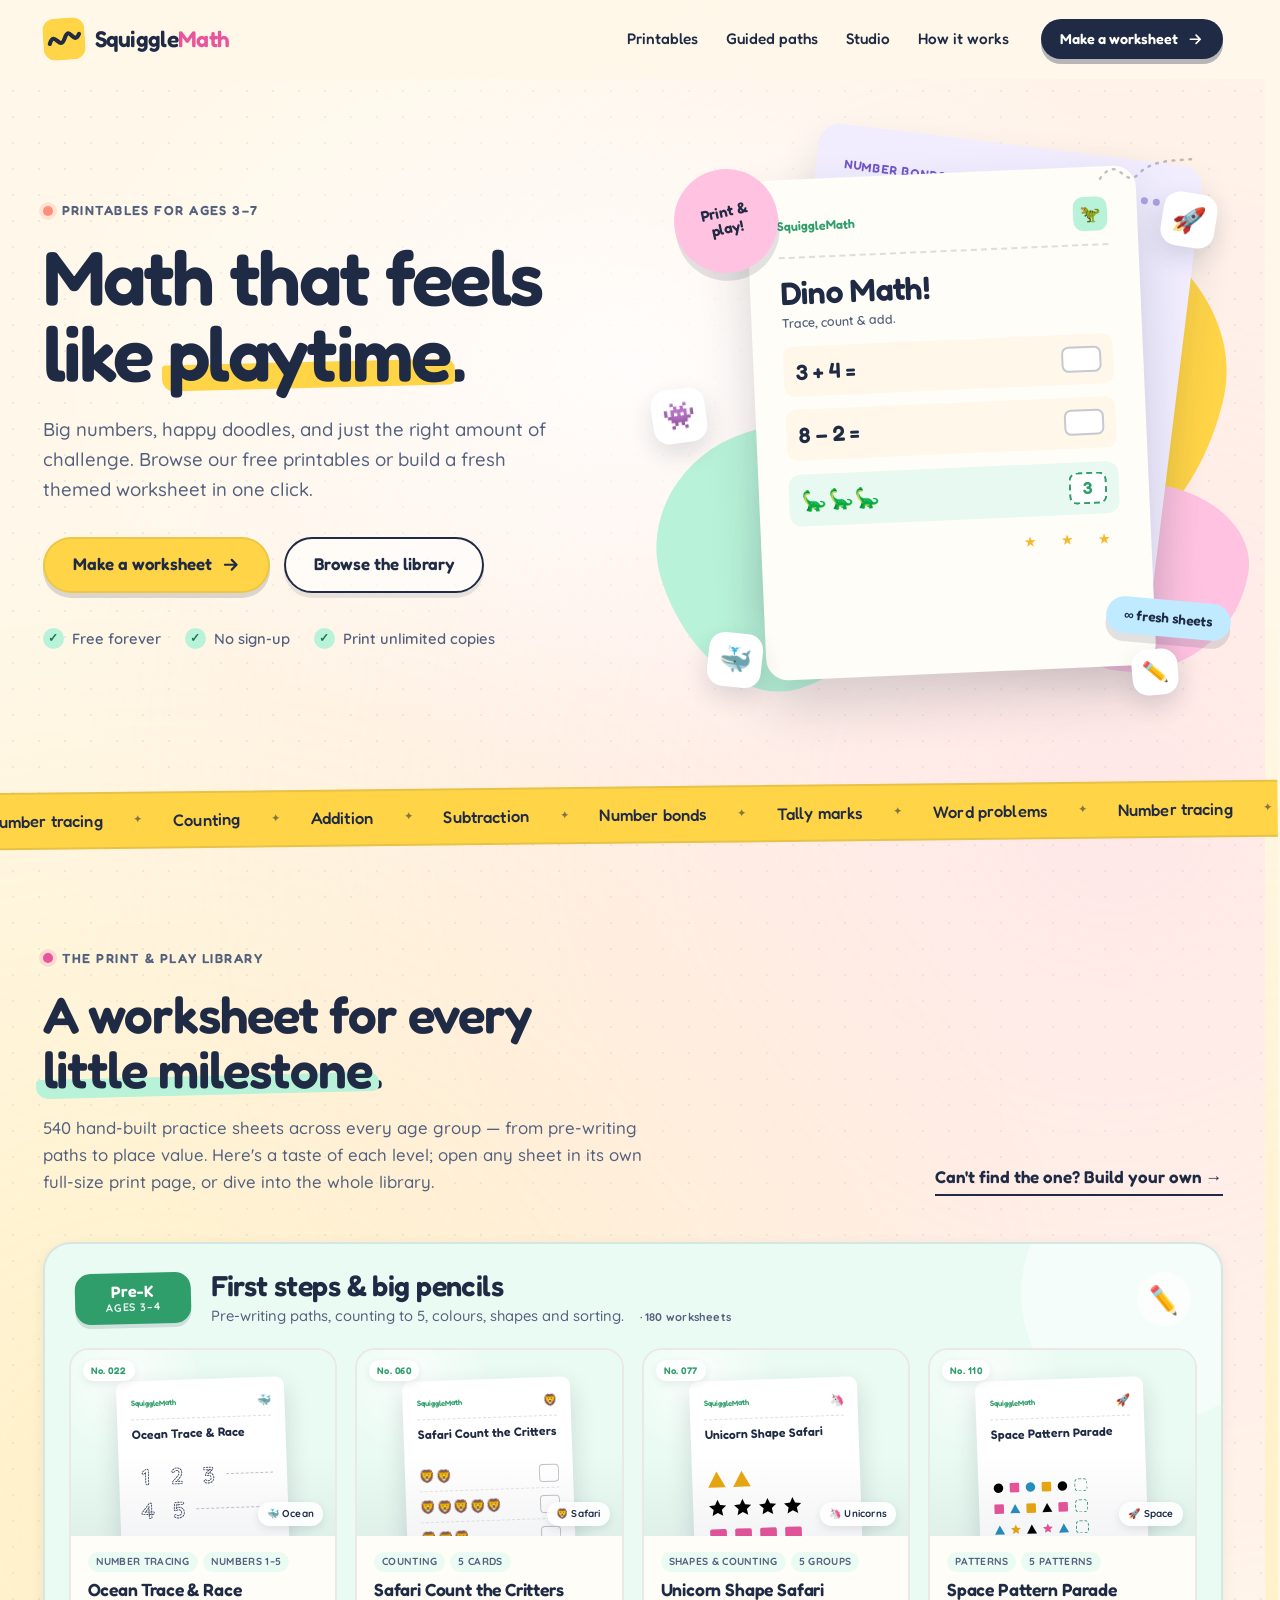
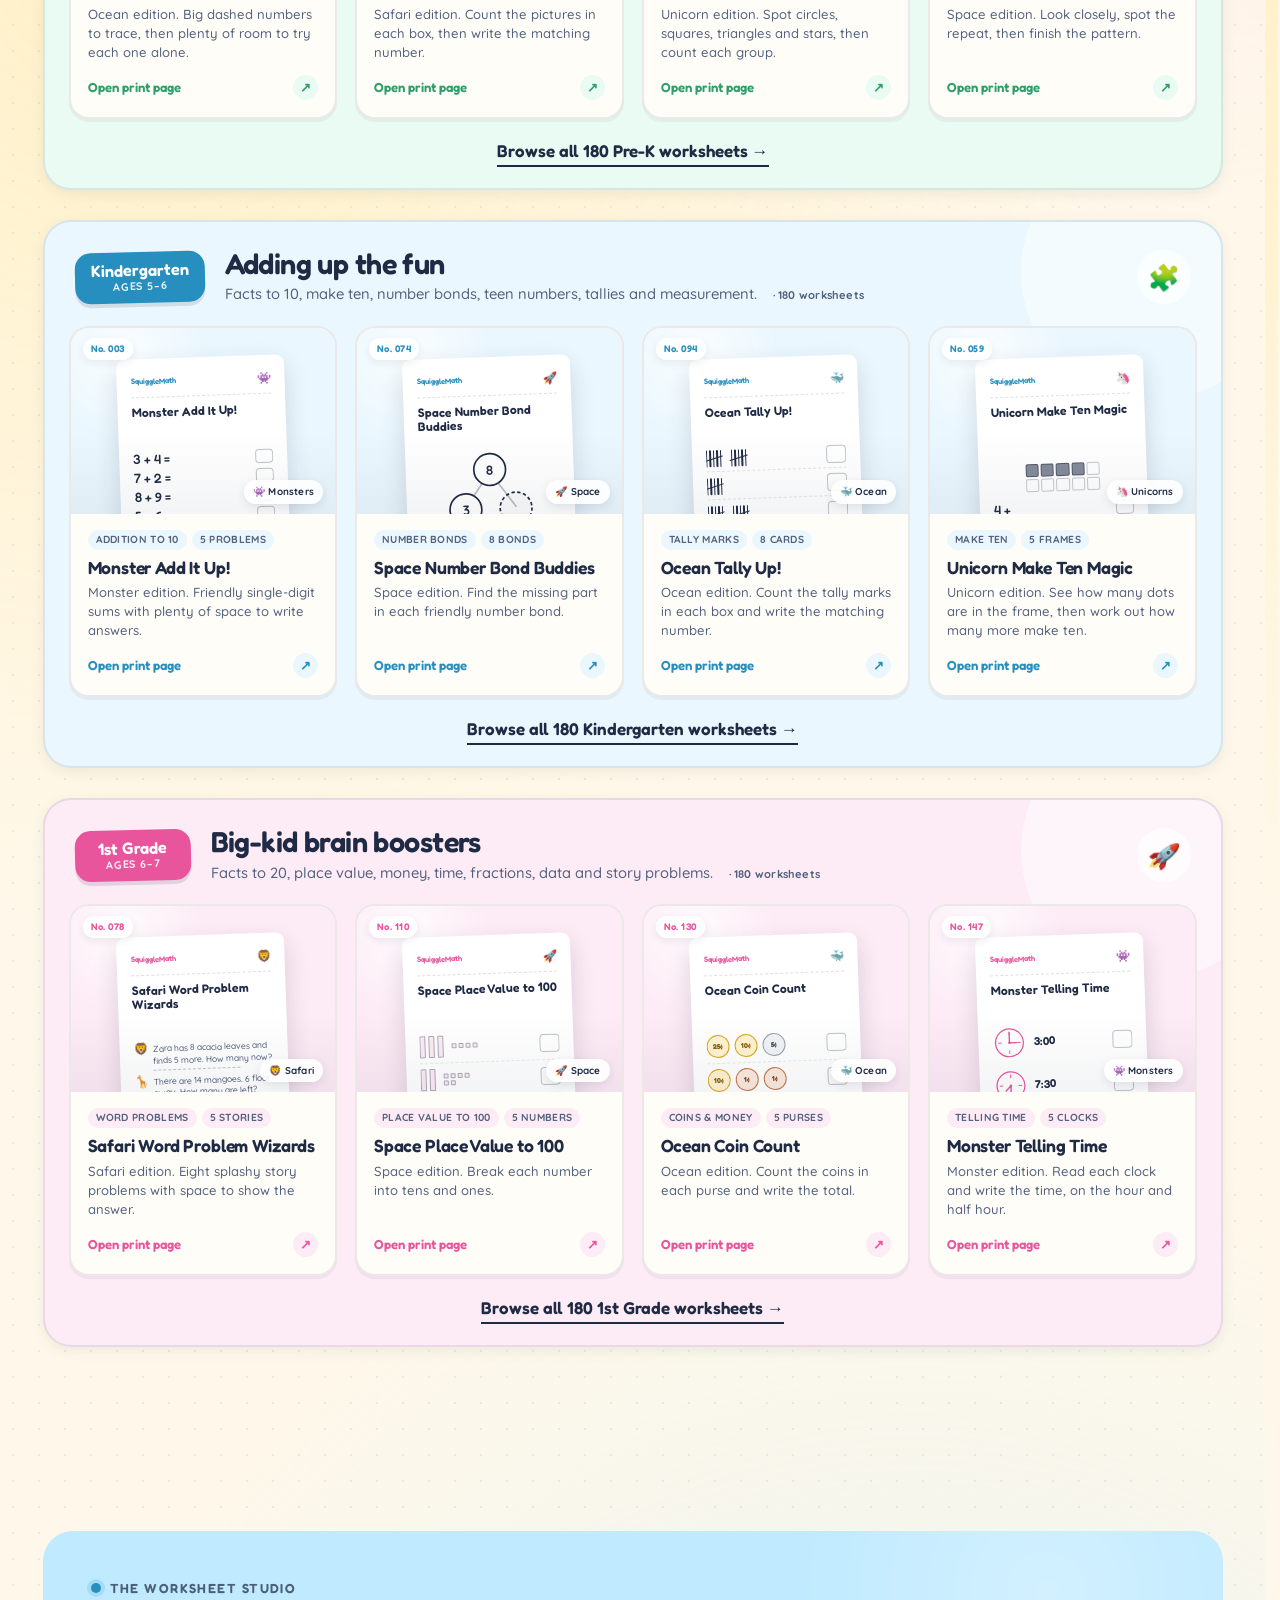
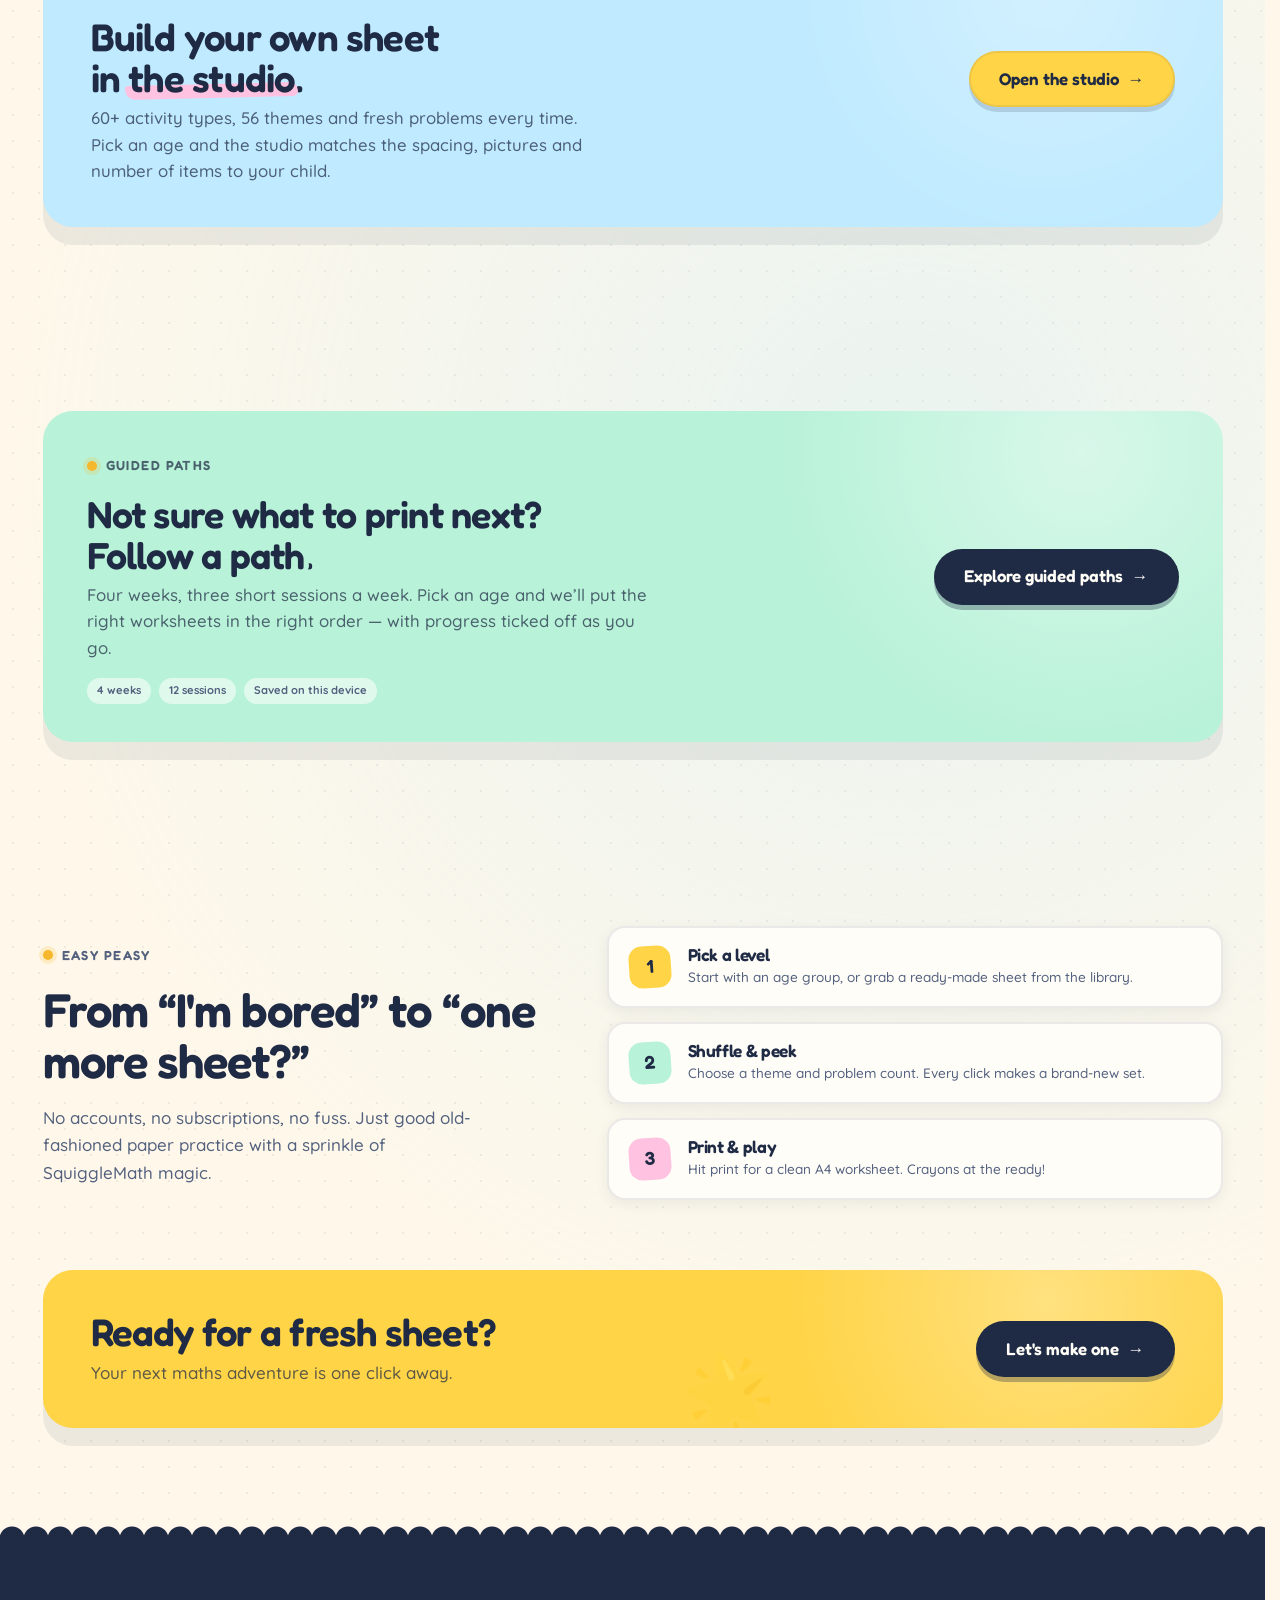
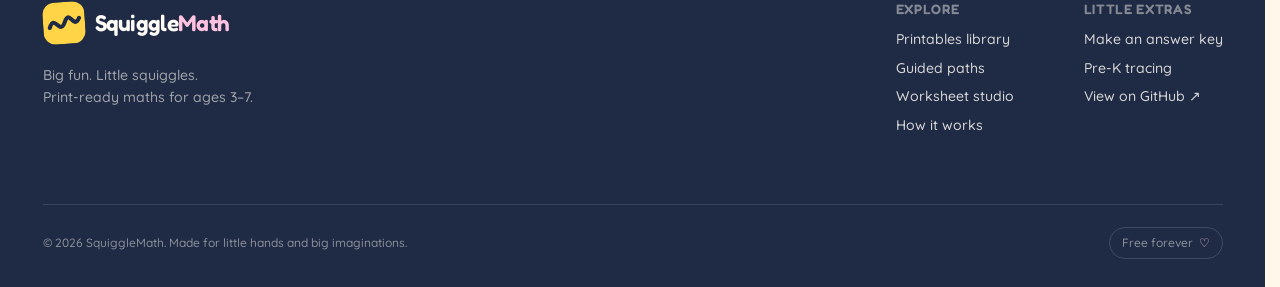
<file: index.html>
<!DOCTYPE html>
<html lang="en">
<head>
  <meta charset="UTF-8">
  <meta name="viewport" content="width=device-width, initial-scale=1">
  <title>SquiggleMath — Playful Printable Math for Ages 3–7</title>
  <meta name="description" content="Free, print-ready math worksheets for ages 3–7. Browse the library of tracing, counting, addition and subtraction printables, or generate a brand-new themed worksheet in one click.">
  <meta name="theme-color" content="#fff8ea">
  <meta property="og:title" content="SquiggleMath — Playful Printable Math">
  <meta property="og:description" content="Big fun. Little squiggles. Print-ready math for ages 3–7.">
  <meta property="og:type" content="website">

  <link rel="icon" href="data:image/svg+xml,%3Csvg xmlns='http://www.w3.org/2000/svg' viewBox='0 0 64 64'%3E%3Crect width='64' height='64' rx='16' fill='%23ffd447'/%3E%3Cpath d='M10 38c8-22 14 14 22-8s12 14 22-6' fill='none' stroke='%231f2a44' stroke-width='6' stroke-linecap='round'/%3E%3C/svg%3E">
  <link rel="preconnect" href="https://fonts.googleapis.com">
  <link rel="preconnect" href="https://fonts.gstatic.com" crossorigin>
  <link href="https://fonts.googleapis.com/css2?family=Fredoka:wght@400;500;600;700&family=Quicksand:wght@400;500;600;700&display=swap" rel="stylesheet">
  <link rel="stylesheet" href="styles.css?v=20261112-4">
  <link rel="stylesheet" href="paths.css?v=20261112-2">
  <script src="engine.js?v=20261112-2" defer></script>
  <script src="script.js?v=20261112-4" defer></script>
  <link rel="stylesheet" href="worksheet-ages.css?v=20261112-2">
</head>
<body>
  <a class="skip-link" href="#main">Skip to content</a>

  <header class="site-header">
    <div class="container site-header__inner">
      <a class="brand" href="#top" aria-label="SquiggleMath home">
        <span class="brand__mark" aria-hidden="true">
          <svg viewBox="0 0 52 52" fill="none">
            <rect width="52" height="52" rx="15" fill="#ffd447"/>
            <path d="M8 31c7-18 12 11 19-6s10 11 18-4" stroke="#1f2a44" stroke-width="5" stroke-linecap="round"/>
          </svg>
        </span>
        <span class="brand__name">Squiggle<span>Math</span></span>
      </a>

      <nav class="site-nav" aria-label="Primary">
        <a href="#library">Printables</a>
        <a href="paths.html">Guided paths</a>
        <a href="generator.html">Studio</a>
        <a href="#how">How it works</a>
      </nav>

      <a class="btn btn--small btn--ink header-cta" href="generator.html">
        <span>Make a worksheet</span>
        <svg viewBox="0 0 20 20" aria-hidden="true"><path d="M4 10h11M11 5l5 5-5 5" fill="none" stroke="currentColor" stroke-width="2" stroke-linecap="round" stroke-linejoin="round"/></svg>
      </a>
    </div>
  </header>

  <main id="main">
    <!-- ============ HERO ============ -->
    <section class="hero" id="top">
      <div class="container hero__inner">
        <div class="hero__copy">
          <p class="eyebrow"><span class="eyebrow__dot"></span> Printables for ages 3–7</p>
          <h1>Math that feels<br>like <span class="marker">playtime</span>.</h1>
          <p class="hero__lede">Big numbers, happy doodles, and just the right amount of challenge. Browse our free printables or build a fresh themed worksheet in one click.</p>

          <div class="hero__actions">
            <a class="btn btn--primary btn--lg" href="generator.html">
              Make a worksheet
              <svg viewBox="0 0 20 20" aria-hidden="true"><path d="M4 10h11M11 5l5 5-5 5" fill="none" stroke="currentColor" stroke-width="2.2" stroke-linecap="round" stroke-linejoin="round"/></svg>
            </a>
            <a class="btn btn--ghost btn--lg" href="#library">Browse the library</a>
          </div>

          <ul class="hero__proof">
            <li><span class="check" aria-hidden="true">✓</span> Free forever</li>
            <li><span class="check" aria-hidden="true">✓</span> No sign-up</li>
            <li><span class="check" aria-hidden="true">✓</span> Print unlimited copies</li>
          </ul>
        </div>

        <div class="hero__art" aria-hidden="true">
          <span class="blob blob--yellow"></span>
          <span class="blob blob--mint"></span>
          <span class="blob blob--pink"></span>

          <div class="paper-stack">
            <div class="hero-sheet hero-sheet--back">
              <div class="hero-sheet__row">
                <span class="mini-label">Number bonds</span>
                <span class="hero-sheet__dots"><i></i><i></i><i></i></span>
              </div>
              <svg class="hero-bond" viewBox="0 0 260 130" fill="none">
                <path d="M130 34 76 88M130 34l54 54" stroke="#c3b8e8" stroke-width="3" stroke-linecap="round"/>
                <circle cx="130" cy="34" r="27" fill="#fff" stroke="#7c6bc4" stroke-width="3"/>
                <circle cx="76" cy="92" r="27" fill="#fff" stroke="#7c6bc4" stroke-width="3"/>
                <circle cx="184" cy="92" r="27" fill="#fff" stroke="#7c6bc4" stroke-width="3" stroke-dasharray="5 5"/>
                <text x="130" y="43" text-anchor="middle" font-family="Quicksand, sans-serif" font-weight="700" font-size="24" fill="#1f2a44">9</text>
                <text x="76" y="101" text-anchor="middle" font-family="Quicksand, sans-serif" font-weight="700" font-size="24" fill="#1f2a44">4</text>
              </svg>
              <div class="hero-sheet__ticks"><span></span><span></span><span></span></div>
            </div>

            <div class="hero-sheet hero-sheet--front">
              <div class="hero-sheet__head">
                <span class="hero-logo">SquiggleMath</span>
                <span class="hero-theme">🦖</span>
              </div>
              <h2>Dino Math!</h2>
              <p class="hero-sheet__sub">Trace, count &amp; add.</p>
              <div class="hero-eq"><span>3 + 4 =</span><span class="hero-answer"></span></div>
              <div class="hero-eq"><span>8 − 2 =</span><span class="hero-answer"></span></div>
              <div class="hero-count">
                <span class="hero-count__emojis">🦕🦕🦕</span>
                <span class="hero-count__box">3</span>
              </div>
              <div class="hero-sheet__stars">★ ★ ★</div>
            </div>
          </div>

          <span class="sticker sticker--print">Print &amp; play!</span>
          <span class="sticker sticker--infinite">∞ fresh sheets</span>
          <span class="float-emoji float-emoji--1">🚀</span>
          <span class="float-emoji float-emoji--2">👾</span>
          <span class="float-emoji float-emoji--3">🐳</span>
          <span class="float-emoji float-emoji--4">✏️</span>
          <svg class="hero-doodle" viewBox="0 0 120 60" fill="none"><path d="M4 46c18-34 30 9 45-12S93 12 116 6" stroke="#1f2a44" stroke-width="3" stroke-linecap="round" stroke-dasharray="2 8"/></svg>
        </div>
      </div>
    </section>

    <!-- ============ MARQUEE ============ -->
    <div class="marquee" aria-hidden="true">
      <div class="marquee__track">
        <span>Number tracing</span><i>✦</i><span>Counting</span><i>✦</i><span>Addition</span><i>✦</i><span>Subtraction</span><i>✦</i><span>Number bonds</span><i>✦</i><span>Tally marks</span><i>✦</i><span>Word problems</span><i>✦</i>
        <span>Number tracing</span><i>✦</i><span>Counting</span><i>✦</i><span>Addition</span><i>✦</i><span>Subtraction</span><i>✦</i><span>Number bonds</span><i>✦</i><span>Tally marks</span><i>✦</i><span>Word problems</span><i>✦</i>
      </div>
    </div>

    <!-- ============ LIBRARY ============ -->
    <section class="section library" id="library">
      <div class="container">
        <div class="section-head">
          <div class="section-head__copy">
            <p class="eyebrow"><span class="eyebrow__dot eyebrow__dot--pink"></span> The print &amp; play library</p>
            <h2>A worksheet for every<br><span class="marker marker--mint">little milestone</span>.</h2>
            <p class="section-lede">540 hand-built practice sheets across every age group — from pre-writing paths to place value. Here's a taste of each level; open any sheet in its own full-size print page, or dive into the whole library.</p>
          </div>
          <a class="text-link" href="generator.html">Can't find the one? Build your own <span aria-hidden="true">→</span></a>
        </div>

        <div class="levels">
          <section class="level level--prek" aria-labelledby="prek-title">
            <header class="level__head">
              <span class="level__badge">Pre-K <small>Ages 3–4</small></span>
              <div class="level__heading">
                <h3 id="prek-title">First steps &amp; big pencils</h3>
                <p>Pre-writing paths, counting to 5, colours, shapes and sorting. <span class="level__count" data-count="prek"></span></p>
              </div>
              <span class="level__sticker" aria-hidden="true">✏️</span>
            </header>
            <div class="printables-grid" data-category="prek" data-limit="4"></div>
            <div class="library-browse-all">
              <a class="text-link" href="prek.html">Browse all 180 Pre-K worksheets <span aria-hidden="true">→</span></a>
            </div>
            <div class="library-more" data-more-wrap="prek" hidden>
              <button class="btn btn--ghost btn--small" type="button" data-more="prek">Show 12 more <span aria-hidden="true">↓</span></button>
            </div>
          </section>

          <section class="level level--k" aria-labelledby="k-title">
            <header class="level__head">
              <span class="level__badge">Kindergarten <small>Ages 5–6</small></span>
              <div class="level__heading">
                <h3 id="k-title">Adding up the fun</h3>
                <p>Facts to 10, make ten, number bonds, teen numbers, tallies and measurement. <span class="level__count" data-count="k"></span></p>
              </div>
              <span class="level__sticker" aria-hidden="true">🧩</span>
            </header>
            <div class="printables-grid" data-category="k" data-limit="4"></div>
            <div class="library-browse-all">
              <a class="text-link" href="kindergarten.html">Browse all 180 Kindergarten worksheets <span aria-hidden="true">→</span></a>
            </div>
            <div class="library-more" data-more-wrap="k" hidden>
              <button class="btn btn--ghost btn--small" type="button" data-more="k">Show 12 more <span aria-hidden="true">↓</span></button>
            </div>
          </section>

          <section class="level level--g1" aria-labelledby="g1-title">
            <header class="level__head">
              <span class="level__badge">1st Grade <small>Ages 6–7</small></span>
              <div class="level__heading">
                <h3 id="g1-title">Big-kid brain boosters</h3>
                <p>Facts to 20, place value, money, time, fractions, data and story problems. <span class="level__count" data-count="g1"></span></p>
              </div>
              <span class="level__sticker" aria-hidden="true">🚀</span>
            </header>
            <div class="printables-grid" data-category="g1" data-limit="4"></div>
            <div class="library-browse-all">
              <a class="text-link" href="grade1.html">Browse all 180 1st Grade worksheets <span aria-hidden="true">→</span></a>
            </div>
            <div class="library-more" data-more-wrap="g1" hidden>
              <button class="btn btn--ghost btn--small" type="button" data-more="g1">Show 12 more <span aria-hidden="true">↓</span></button>
            </div>
          </section>
        </div>
      </div>
    </section>

    <!-- ============ STUDIO PROMO ============ -->
    <section class="section studio-promo" id="studio-promo">
      <div class="container">
        <div class="studio-promo__card">
          <div>
            <p class="eyebrow"><span class="eyebrow__dot eyebrow__dot--blue"></span> The worksheet studio</p>
            <h2>Build your own sheet<br>in <span class="marker marker--pink">the studio</span>.</h2>
            <p class="section-lede">60+ activity types, 56 themes and fresh problems every time. Pick an age and the studio matches the spacing, pictures and number of items to your child.</p>
          </div>
          <a class="btn btn--primary btn--lg" href="generator.html">Open the studio <span aria-hidden="true">→</span></a>
        </div>
      </div>
    </section>

    <!-- ============ GUIDED PATH PROMO ============ -->
    <section class="section path-promo" id="paths">
      <div class="container">
        <div class="path-promo__card">
          <div class="path-promo__copy">
            <p class="eyebrow"><span class="eyebrow__dot eyebrow__dot--yellow"></span> Guided paths</p>
            <h2>Not sure what to print next?<br><span class="marker marker--mint">Follow a path</span>.</h2>
            <p class="section-lede">Four weeks, three short sessions a week. Pick an age and we’ll put the right worksheets in the right order — with progress ticked off as you go.</p>
            <div class="path-promo__meta">
              <span>4 weeks</span>
              <span>12 sessions</span>
              <span>Saved on this device</span>
            </div>
          </div>
          <div class="path-promo__action">
            <a class="btn btn--ink btn--lg" href="paths.html">Explore guided paths <span aria-hidden="true">→</span></a>
          </div>
        </div>
      </div>
    </section>

    <!-- ============ HOW IT WORKS ============ -->
    <section class="section how" id="how">
      <div class="container">
        <div class="how__grid">
          <div class="how__intro">
            <p class="eyebrow"><span class="eyebrow__dot eyebrow__dot--yellow"></span> Easy peasy</p>
            <h2>From “I'm bored” to “one more sheet?”</h2>
            <p>No accounts, no subscriptions, no fuss. Just good old-fashioned paper practice with a sprinkle of SquiggleMath magic.</p>
          </div>
          <ol class="steps">
            <li class="step">
              <span class="step__num">1</span>
              <div><h3>Pick a level</h3><p>Start with an age group, or grab a ready-made sheet from the library.</p></div>
            </li>
            <li class="step">
              <span class="step__num">2</span>
              <div><h3>Shuffle &amp; peek</h3><p>Choose a theme and problem count. Every click makes a brand-new set.</p></div>
            </li>
            <li class="step">
              <span class="step__num">3</span>
              <div><h3>Print &amp; play</h3><p>Hit print for a clean A4 worksheet. Crayons at the ready!</p></div>
            </li>
          </ol>
        </div>

        <div class="closing-cta">
          <div>
            <h2>Ready for a fresh sheet?</h2>
            <p>Your next maths adventure is one click away.</p>
          </div>
          <a class="btn btn--ink btn--lg" href="generator.html">Let's make one <span aria-hidden="true">→</span></a>
          <span class="closing-cta__emoji" aria-hidden="true">🌟</span>
        </div>
      </div>
    </section>
  </main>

  <footer class="site-footer">
    <div class="container site-footer__inner">
      <div class="site-footer__brand">
        <a class="brand brand--light" href="#top" aria-label="SquiggleMath home">
          <span class="brand__mark" aria-hidden="true">
            <svg viewBox="0 0 52 52" fill="none">
              <rect width="52" height="52" rx="15" fill="#ffd447"/>
              <path d="M8 31c7-18 12 11 19-6s10 11 18-4" stroke="#1f2a44" stroke-width="5" stroke-linecap="round"/>
            </svg>
          </span>
          <span class="brand__name">Squiggle<span>Math</span></span>
        </a>
        <p>Big fun. Little squiggles.<br>Print-ready maths for ages 3–7.</p>
      </div>
      <nav class="footer-nav" aria-label="Footer">
        <div>
          <h3>Explore</h3>
          <a href="#library">Printables library</a>
          <a href="paths.html">Guided paths</a>
          <a href="generator.html">Worksheet studio</a>
          <a href="#how">How it works</a>
        </div>
        <div>
          <h3>Little extras</h3>
          <a href="generator.html">Make an answer key</a>
          <a href="#library">Pre-K tracing</a>
          <a href="https://github.com/ShivrajRath/SquiggleMath" target="_blank" rel="noopener">View on GitHub ↗</a>
        </div>
      </nav>
      <div class="site-footer__bottom">
        <p>© <span id="year">2026</span> SquiggleMath. Made for little hands and big imaginations.</p>
        <p class="footer-badge">Free forever <span aria-hidden="true">♡</span></p>
      </div>
    </div>
  </footer>

  <!-- ============ WORKSHEET PREVIEW MODAL ============ -->
  <div class="modal" id="preview-modal" aria-hidden="true">
    <div class="modal__backdrop" data-close-modal></div>
    <div class="modal__dialog" role="dialog" aria-modal="true" aria-labelledby="modal-title" aria-describedby="modal-desc">
      <header class="modal__head">
        <div>
          <p class="modal__eyebrow" id="modal-eyebrow">Pre-K • Ages 3–4</p>
          <h2 id="modal-title">Worksheet preview</h2>
          <p id="modal-desc" class="modal__desc">A peek at the printable. Close this window to keep browsing.</p>
        </div>
        <button class="icon-btn" type="button" id="modal-close" aria-label="Close worksheet preview" data-close-modal>
          <svg viewBox="0 0 20 20" aria-hidden="true"><path d="m5 5 10 10M15 5 5 15" fill="none" stroke="currentColor" stroke-width="2" stroke-linecap="round"/></svg>
        </button>
      </header>

      <div class="modal__stage">
        <div class="modal__frame" id="modal-frame">
          <div class="worksheet-canvas" id="modal-canvas"></div>
        </div>
      </div>

      <footer class="modal__actions">
        <button class="btn btn--ghost" type="button" id="modal-customize">Try this level <span aria-hidden="true">→</span></button>
        <button class="btn btn--primary" type="button" id="modal-print">
          <svg viewBox="0 0 24 24" aria-hidden="true"><path d="M7 8V4h10v4M7 17H5a2 2 0 0 1-2-2v-4a2 2 0 0 1 2-2h14a2 2 0 0 1 2 2v4a2 2 0 0 1-2 2h-2M7 14h10v6H7z" fill="none" stroke="currentColor" stroke-width="1.9" stroke-linecap="round" stroke-linejoin="round"/></svg>
          Print this worksheet
        </button>
      </footer>
    </div>
  </div>

  <!-- Print-only destination. The active worksheet is cloned here on print. -->
  <div id="print-area" aria-hidden="true"></div>
  <div class="toast" id="toast" role="status" aria-live="polite"></div>

  <noscript>
    <div class="noscript">SquiggleMath needs JavaScript to build and print worksheets. Please enable it and refresh.</div>
  </noscript>
</body>
</html>
</file>
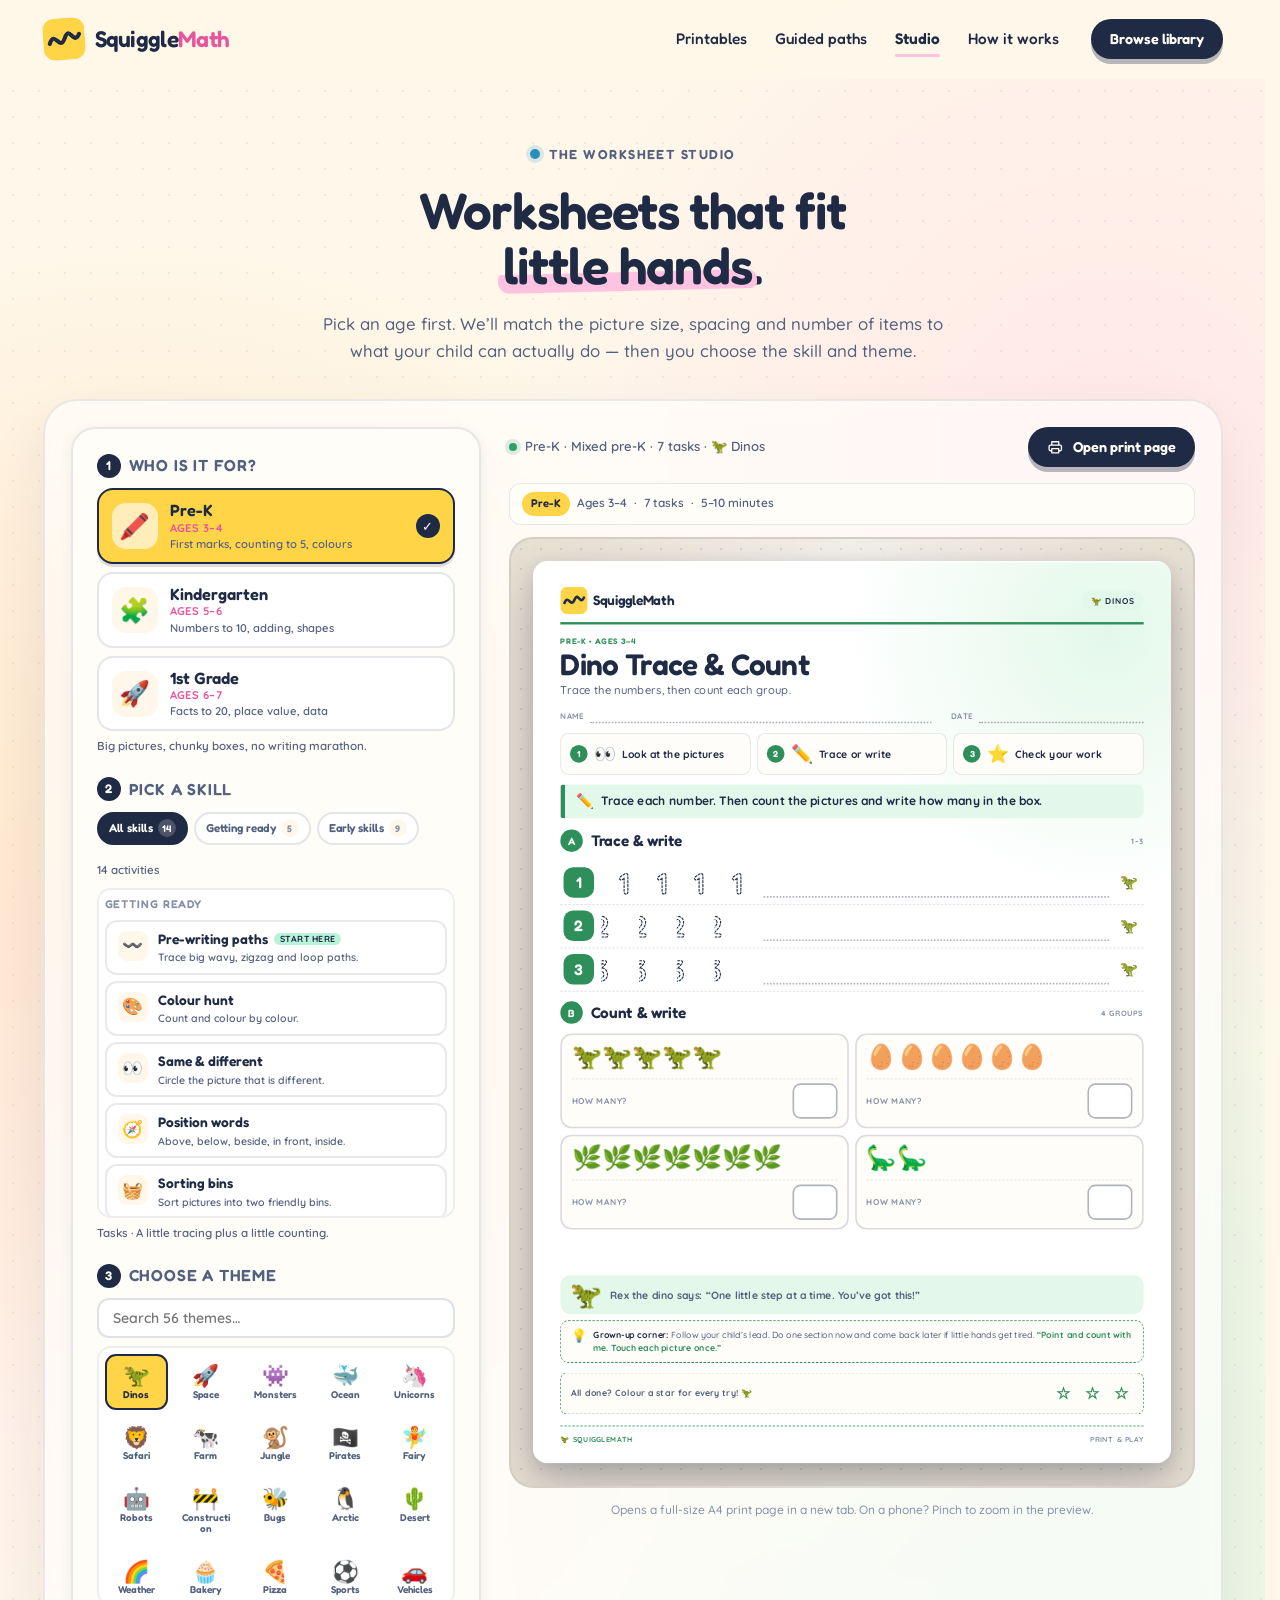
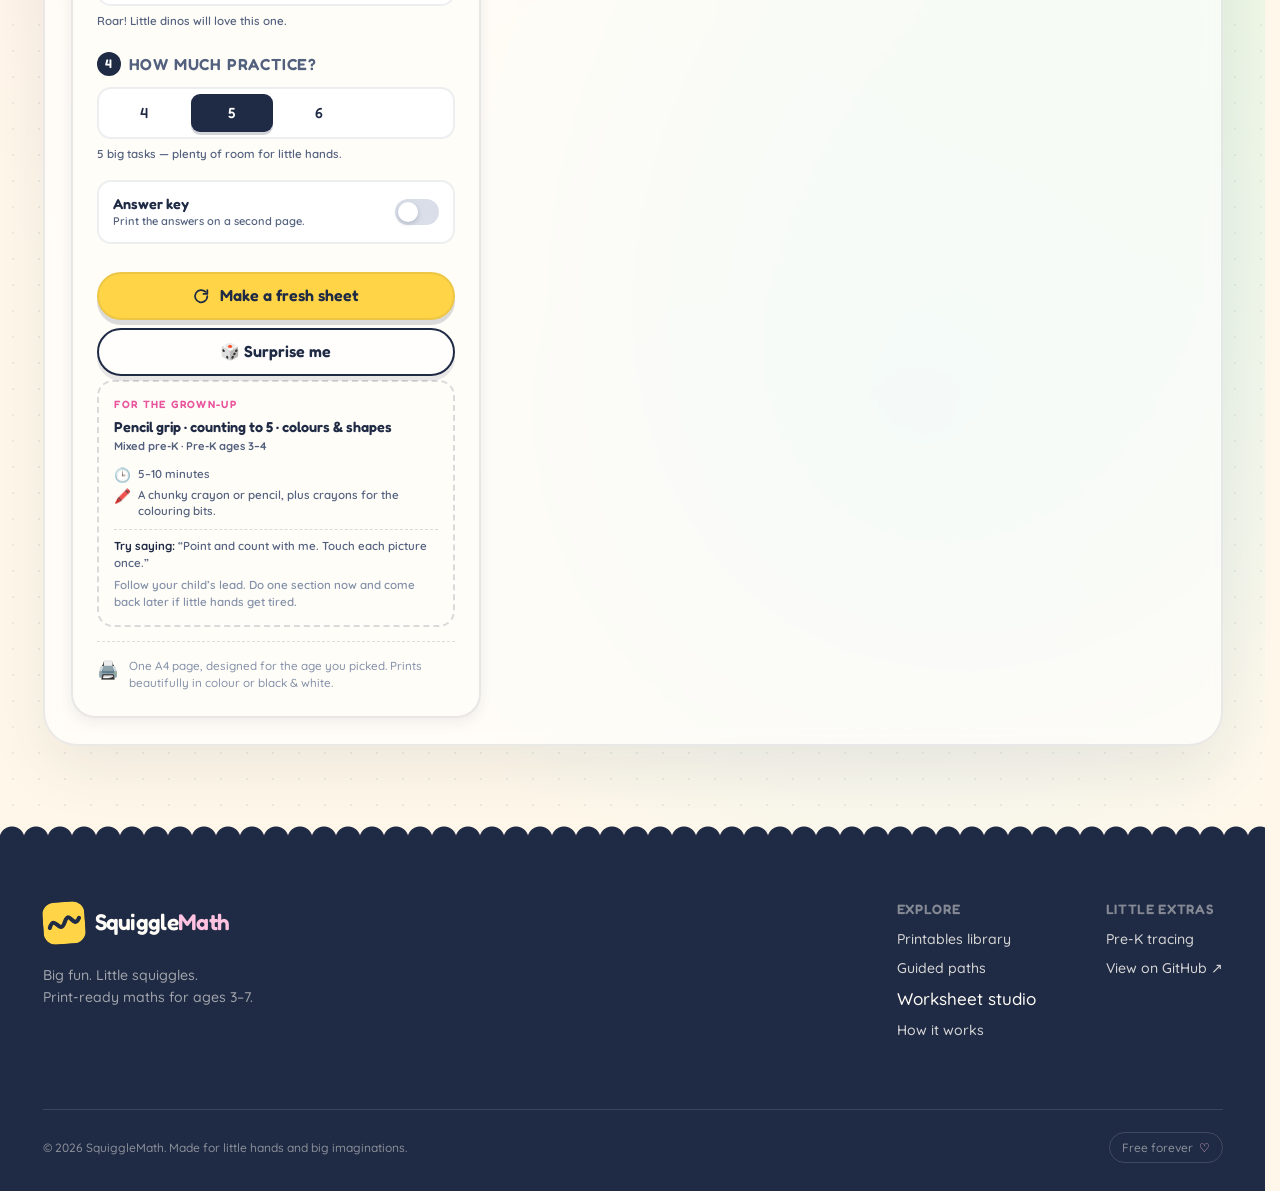
<file: generator.html>
<!DOCTYPE html>
<html lang="en">
<head>
  <meta charset="UTF-8">
  <meta name="viewport" content="width=device-width, initial-scale=1">
  <title>Worksheet Studio | SquiggleMath</title>
  <meta name="description" content="Build a themed math worksheet that fits your child's age. Pre-K gets big pictures and fewer items; Grade 1 gets real practice and a challenge.">
  <meta name="theme-color" content="#fff8ea">
  <meta name="robots" content="noindex">

  <link rel="icon" href="data:image/svg+xml,%3Csvg xmlns='http://www.w3.org/2000/svg' viewBox='0 0 64 64'%3E%3Crect width='64' height='64' rx='16' fill='%23ffd447'/%3E%3Cpath d='M10 38c8-22 14 14 22-8s12 14 22-6' fill='none' stroke='%231f2a44' stroke-width='6' stroke-linecap='round'/%3E%3C/svg%3E">
  <link rel="preconnect" href="https://fonts.googleapis.com">
  <link rel="preconnect" href="https://fonts.gstatic.com" crossorigin>
  <link href="https://fonts.googleapis.com/css2?family=Fredoka:wght@400;500;600;700&family=Quicksand:wght@400;500;600;700&display=swap" rel="stylesheet">
  <link rel="stylesheet" href="styles.css?v=20261112-4">
  <link rel="stylesheet" href="generator.css?v=20261112-2">
  <link rel="stylesheet" href="worksheet-ages.css?v=20261112-2">
  <script src="engine.js?v=20261112-2" defer></script>
  <script src="generator.js?v=20261112-2" defer></script>
</head>
<body>
  <a class="skip-link" href="#main">Skip to content</a>

  <header class="site-header">
    <div class="container site-header__inner">
      <a class="brand" href="index.html#top" aria-label="SquiggleMath home">
        <span class="brand__mark" aria-hidden="true">
          <svg viewBox="0 0 52 52" fill="none">
            <rect width="52" height="52" rx="15" fill="#ffd447"/>
            <path d="M8 31c7-18 12 11 19-6s10 11 18-4" stroke="#1f2a44" stroke-width="5" stroke-linecap="round"/>
          </svg>
        </span>
        <span class="brand__name">Squiggle<span>Math</span></span>
      </a>

      <nav class="site-nav" aria-label="Primary">
        <a href="index.html#library">Printables</a>
        <a href="paths.html">Guided paths</a>
        <span class="site-nav__current" aria-current="page">Studio</span>
        <a href="index.html#how">How it works</a>
      </nav>

      <a class="btn btn--small btn--ink header-cta" href="index.html#library">
        <span>Browse library</span>
      </a>
    </div>
  </header>

  <main id="main">
    <section class="section studio-page" id="studio">
      <div class="container">
        <div class="studio-page__head">
          <p class="eyebrow"><span class="eyebrow__dot eyebrow__dot--blue"></span> The worksheet studio</p>
          <h1>Worksheets that fit<br><span class="marker marker--pink">little hands</span>.</h1>
          <p class="section-lede">Pick an age first. We’ll match the picture size, spacing and number of items to what your child can actually do — then you choose the skill and theme.</p>
        </div>

        <div class="studio studio--page">
          <aside class="panel studio-panel" aria-label="Worksheet settings">
            <form id="generator-form" class="studio-form">
              <fieldset class="field-group studio-step">
                <legend class="field-label"><span class="studio-step__num">1</span> Who is it for?</legend>
                <div class="age-cards" id="age-cards"></div>
                <p class="field-hint" id="age-hint"></p>
              </fieldset>

              <fieldset class="field-group studio-step">
                <legend class="field-label"><span class="studio-step__num">2</span> Pick a skill</legend>
                <div class="skill-filter" id="skill-filter"></div>
                <div class="field-label-row">
                  <span class="field-hint" id="activity-count"></span>
                </div>
                <div class="activity-picker" id="activity-picker"></div>
                <p class="field-hint" id="activity-hint"></p>
              </fieldset>

              <fieldset class="field-group studio-step">
                <legend class="field-label"><span class="studio-step__num">3</span> Choose a theme</legend>
                <div class="theme-search-wrap">
                  <input id="theme-search" type="search" placeholder="Search 56 themes…" autocomplete="off" aria-label="Search themes">
                </div>
                <div class="theme-picker" id="theme-picker"></div>
                <p class="field-hint" id="theme-hint">Roar! Little dinos will love this one.</p>
              </fieldset>

              <fieldset class="field-group studio-step">
                <legend class="field-label"><span class="studio-step__num">4</span> How much practice?</legend>
                <div class="pill-group" id="problem-pills"></div>
                <p class="field-hint" id="problem-hint"></p>
              </fieldset>

              <label class="switch-row">
                <span class="switch-row__text">
                  <strong>Answer key</strong>
                  <small>Print the answers on a second page.</small>
                </span>
                <input type="checkbox" id="answer-key" name="answerKey">
                <span class="switch" aria-hidden="true"><span></span></span>
              </label>

              <div class="generate-actions">
                <button class="btn btn--primary btn--block generate-btn" type="submit" id="generate-btn">
                  <svg class="generate-btn__icon" viewBox="0 0 24 24" aria-hidden="true">
                    <path d="M20 12a8 8 0 1 1-2.34-5.66M20 4v5h-5" fill="none" stroke="currentColor" stroke-width="2.3" stroke-linecap="round" stroke-linejoin="round"/>
                  </svg>
                  Make a fresh sheet
                </button>
                <button class="btn btn--ghost btn--block" type="button" id="shuffle-btn">
                  🎲 Surprise me
                </button>
              </div>
            </form>

            <div class="teacher-card" id="teacher-card"></div>

            <div class="panel__note">
              <span aria-hidden="true">🖨️</span>
              <p>One A4 page, designed for the age you picked. Prints beautifully in colour or black &amp; white.</p>
            </div>
          </aside>

          <div class="stage">
            <div class="stage__bar">
              <div class="stage__status">
                <span class="live-dot" aria-hidden="true"></span>
                <span id="sheet-status" role="status" aria-live="polite">Your worksheet is ready</span>
              </div>
              <div class="stage__actions">
                <button class="btn btn--ink btn--small" type="button" id="print-btn">
                  <svg viewBox="0 0 24 24" aria-hidden="true"><path d="M7 8V4h10v4M7 17H5a2 2 0 0 1-2-2v-4a2 2 0 0 1 2-2h14a2 2 0 0 1 2 2v4a2 2 0 0 1-2 2h-2M7 14h10v6H7z" fill="none" stroke="currentColor" stroke-width="1.9" stroke-linecap="round" stroke-linejoin="round"/></svg>
                  Open print page
                </button>
              </div>
            </div>

            <div class="age-ribbon" id="age-ribbon"></div>

            <div class="paper-scene">
              <div class="paper-frame" id="paper-frame">
                <div class="worksheet-canvas" id="worksheet-canvas" aria-label="Generated worksheet preview"></div>
              </div>
            </div>
            <p class="stage__hint">Opens a full-size A4 print page in a new tab. On a phone? Pinch to zoom in the preview.</p>
          </div>
        </div>
      </div>
    </section>
  </main>

  <footer class="site-footer">
    <div class="container site-footer__inner">
      <div class="site-footer__brand">
        <a class="brand brand--light" href="index.html#top" aria-label="SquiggleMath home">
          <span class="brand__mark" aria-hidden="true">
            <svg viewBox="0 0 52 52" fill="none">
              <rect width="52" height="52" rx="15" fill="#ffd447"/>
              <path d="M8 31c7-18 12 11 19-6s10 11 18-4" stroke="#1f2a44" stroke-width="5" stroke-linecap="round"/>
            </svg>
          </span>
          <span class="brand__name">Squiggle<span>Math</span></span>
        </a>
        <p>Big fun. Little squiggles.<br>Print-ready maths for ages 3–7.</p>
      </div>
      <nav class="footer-nav" aria-label="Footer">
        <div>
          <h3>Explore</h3>
          <a href="index.html#library">Printables library</a>
          <a href="paths.html">Guided paths</a>
          <span>Worksheet studio</span>
          <a href="index.html#how">How it works</a>
        </div>
        <div>
          <h3>Little extras</h3>
          <a href="index.html#library">Pre-K tracing</a>
          <a href="https://github.com/ShivrajRath/SquiggleMath" target="_blank" rel="noopener">View on GitHub ↗</a>
        </div>
      </nav>
      <div class="site-footer__bottom">
        <p>© <span id="year">2026</span> SquiggleMath. Made for little hands and big imaginations.</p>
        <p class="footer-badge">Free forever <span aria-hidden="true">♡</span></p>
      </div>
    </div>
  </footer>

  <div class="toast" id="toast" role="status" aria-live="polite"></div>

  <noscript>
    <div class="noscript">SquiggleMath needs JavaScript to build and print worksheets. Please enable it and refresh.</div>
  </noscript>
</body>
</html>
</file>
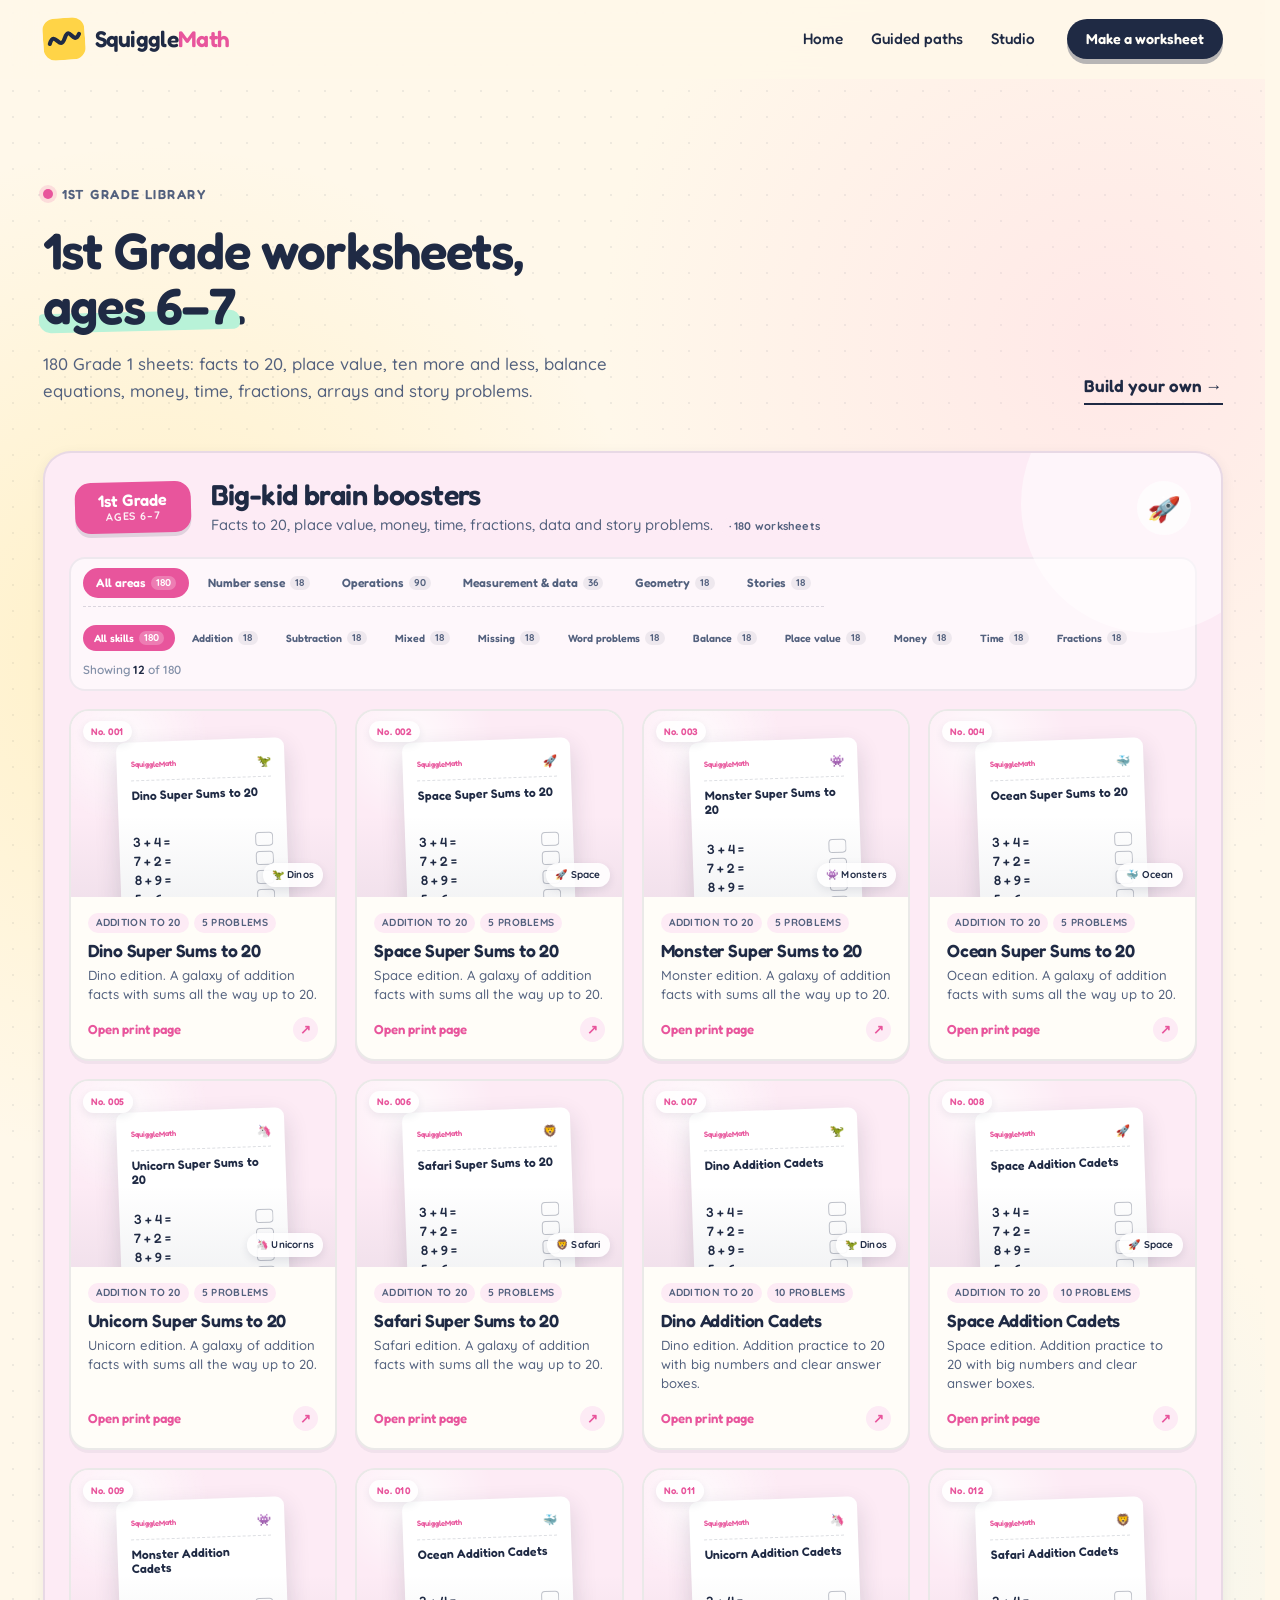
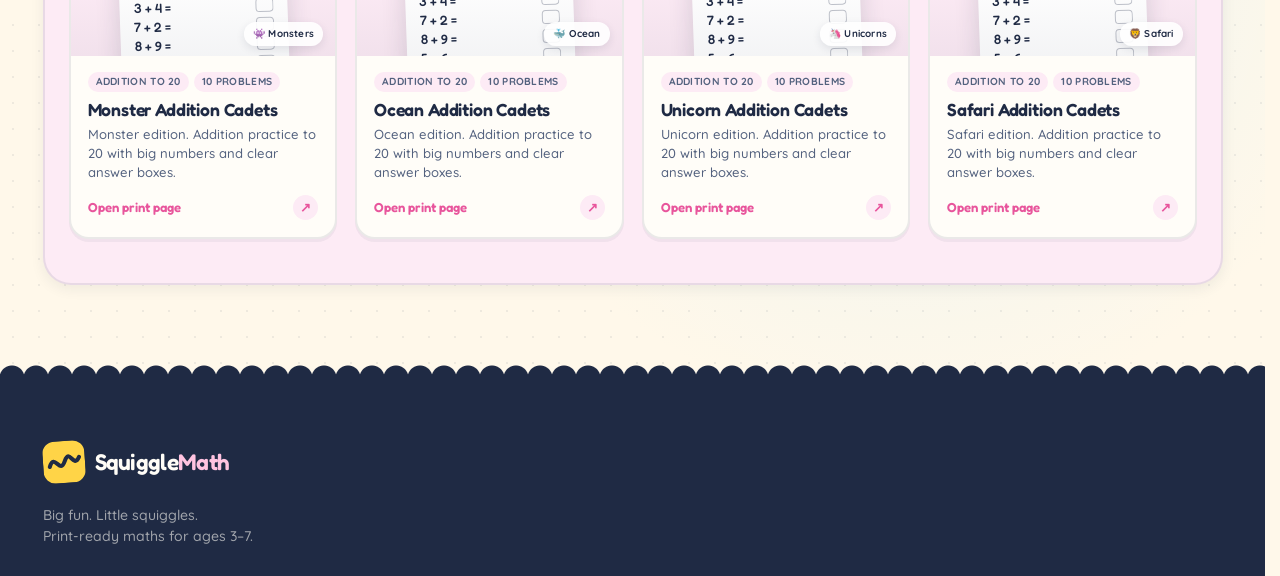
<file: grade1.html>
<!DOCTYPE html>
<html lang="en">
<head>
  <meta charset="UTF-8">
  <meta name="viewport" content="width=device-width, initial-scale=1">
  <title>1st Grade worksheets | SquiggleMath</title>
  <meta name="description" content="All 180 1st Grade SquiggleMath printable worksheets for ages 6–7.">
  <meta name="theme-color" content="#fff8ea">

  <link rel="icon" href="data:image/svg+xml,%3Csvg xmlns='http://www.w3.org/2000/svg' viewBox='0 0 64 64'%3E%3Crect width='64' height='64' rx='16' fill='%23ffd447'/%3E%3Cpath d='M10 38c8-22 14 14 22-8s12 14 22-6' fill='none' stroke='%231f2a44' stroke-width='6' stroke-linecap='round'/%3E%3C/svg%3E">
  <link rel="preconnect" href="https://fonts.googleapis.com">
  <link rel="preconnect" href="https://fonts.gstatic.com" crossorigin>
  <link href="https://fonts.googleapis.com/css2?family=Fredoka:wght@400;500;600;700&family=Quicksand:wght@400;500;600;700&display=swap" rel="stylesheet">
  <link rel="stylesheet" href="styles.css?v=20261112-4">
  <script src="engine.js?v=20261112-2" defer></script>
  <script src="script.js?v=20261112-4" defer></script>
  <link rel="stylesheet" href="worksheet-ages.css?v=20261112-2">
</head>
<body>
  <a class="skip-link" href="#main">Skip to content</a>

  <header class="site-header">
    <div class="container site-header__inner">
      <a class="brand" href="index.html" aria-label="SquiggleMath home">
        <span class="brand__mark" aria-hidden="true">
          <svg viewBox="0 0 52 52" fill="none">
            <rect width="52" height="52" rx="15" fill="#ffd447"/>
            <path d="M8 31c7-18 12 11 19-6s10 11 18-4" stroke="#1f2a44" stroke-width="5" stroke-linecap="round"/>
          </svg>
        </span>
        <span class="brand__name">Squiggle<span>Math</span></span>
      </a>
      <nav class="site-nav" aria-label="Primary">
        <a href="index.html#library">Home</a>
        <a href="paths.html">Guided paths</a>
        <a href="generator.html">Studio</a>
      </nav>
      <a class="btn btn--small btn--ink header-cta" href="generator.html">Make a worksheet</a>
    </div>
  </header>

  <main id="main">
    <section class="section library" id="library">
      <div class="container">
        <div class="section-head">
          <div class="section-head__copy">
            <p class="eyebrow"><span class="eyebrow__dot eyebrow__dot--pink"></span> 1st Grade library</p>
            <h2>1st Grade worksheets,<br><span class="marker marker--mint">ages 6–7</span>.</h2>
            <p class="section-lede">180 Grade 1 sheets: facts to 20, place value, ten more and less, balance equations, money, time, fractions, arrays and story problems.</p>
          </div>
          <a class="text-link" href="generator.html">Build your own <span aria-hidden="true">→</span></a>
        </div>

        <div class="levels">
          <section class="level level--g1" aria-labelledby="g1-title">
            <header class="level__head">
              <span class="level__badge">1st Grade <small>Ages 6–7</small></span>
              <div class="level__heading">
                <h3 id="g1-title">Big-kid brain boosters</h3>
                <p>Facts to 20, place value, money, time, fractions, data and story problems. <span class="level__count" data-count="g1"></span></p>
              </div>
              <span class="level__sticker" aria-hidden="true">🚀</span>
            </header>
            <div class="library-tools" data-tools="g1"></div>
            <div class="printables-grid" data-category="g1"></div>
            <div class="library-more" data-more-wrap="g1" hidden></div>
          </section>
        </div>
      </div>
    </section>
  </main>

  <footer class="site-footer">
    <div class="container site-footer__inner">
      <div class="site-footer__brand">
        <a class="brand brand--light" href="index.html" aria-label="SquiggleMath home">
          <span class="brand__mark" aria-hidden="true">
            <svg viewBox="0 0 52 52" fill="none">
              <rect width="52" height="52" rx="15" fill="#ffd447"/>
              <path d="M8 31c7-18 12 11 19-6s10 11 18-4" stroke="#1f2a44" stroke-width="5" stroke-linecap="round"/>
            </svg>
          </span>
          <span class="brand__name">Squiggle<span>Math</span></span>
        </a>
        <p>Big fun. Little squiggles.<br>Print-ready maths for ages 3–7.</p>
      </div>
    </div>
  </footer>

  <div class="modal" id="preview-modal" aria-hidden="true">
    <div class="modal__backdrop" data-close-modal></div>
    <div class="modal__dialog" role="dialog" aria-modal="true" aria-labelledby="modal-title" aria-describedby="modal-desc">
      <header class="modal__head">
        <div>
          <p class="modal__eyebrow" id="modal-eyebrow">1st Grade • Ages 6–7</p>
          <h2 id="modal-title">Worksheet preview</h2>
          <p id="modal-desc" class="modal__desc">A peek at the printable. Close this window to keep browsing.</p>
        </div>
        <button class="icon-btn" type="button" id="modal-close" aria-label="Close worksheet preview" data-close-modal>
          <svg viewBox="0 0 20 20" aria-hidden="true"><path d="m5 5 10 10M15 5 5 15" fill="none" stroke="currentColor" stroke-width="2" stroke-linecap="round"/></svg>
        </button>
      </header>
      <div class="modal__stage">
        <div class="modal__frame" id="modal-frame">
          <div class="worksheet-canvas" id="modal-canvas"></div>
        </div>
      </div>
      <footer class="modal__actions">
        <button class="btn btn--ghost" type="button" id="modal-customize">Try this level <span aria-hidden="true">→</span></button>
        <button class="btn btn--primary" type="button" id="modal-print">
          <svg viewBox="0 0 24 24" aria-hidden="true"><path d="M7 8V4h10v4M7 17H5a2 2 0 0 1-2-2v-4a2 2 0 0 1 2-2h14a2 2 0 0 1 2 2v4a2 2 0 0 1-2 2h-2M7 14h10v6H7z" fill="none" stroke="currentColor" stroke-width="1.9" stroke-linecap="round" stroke-linejoin="round"/></svg>
          Print this worksheet
        </button>
      </footer>
    </div>
  </div>

  <div id="print-area" aria-hidden="true"></div>
  <div class="toast" id="toast" role="status" aria-live="polite"></div>

  <noscript>
    <div class="noscript">SquiggleMath needs JavaScript to build and print worksheets. Please enable it and refresh.</div>
  </noscript>
</body>
</html>
</file>
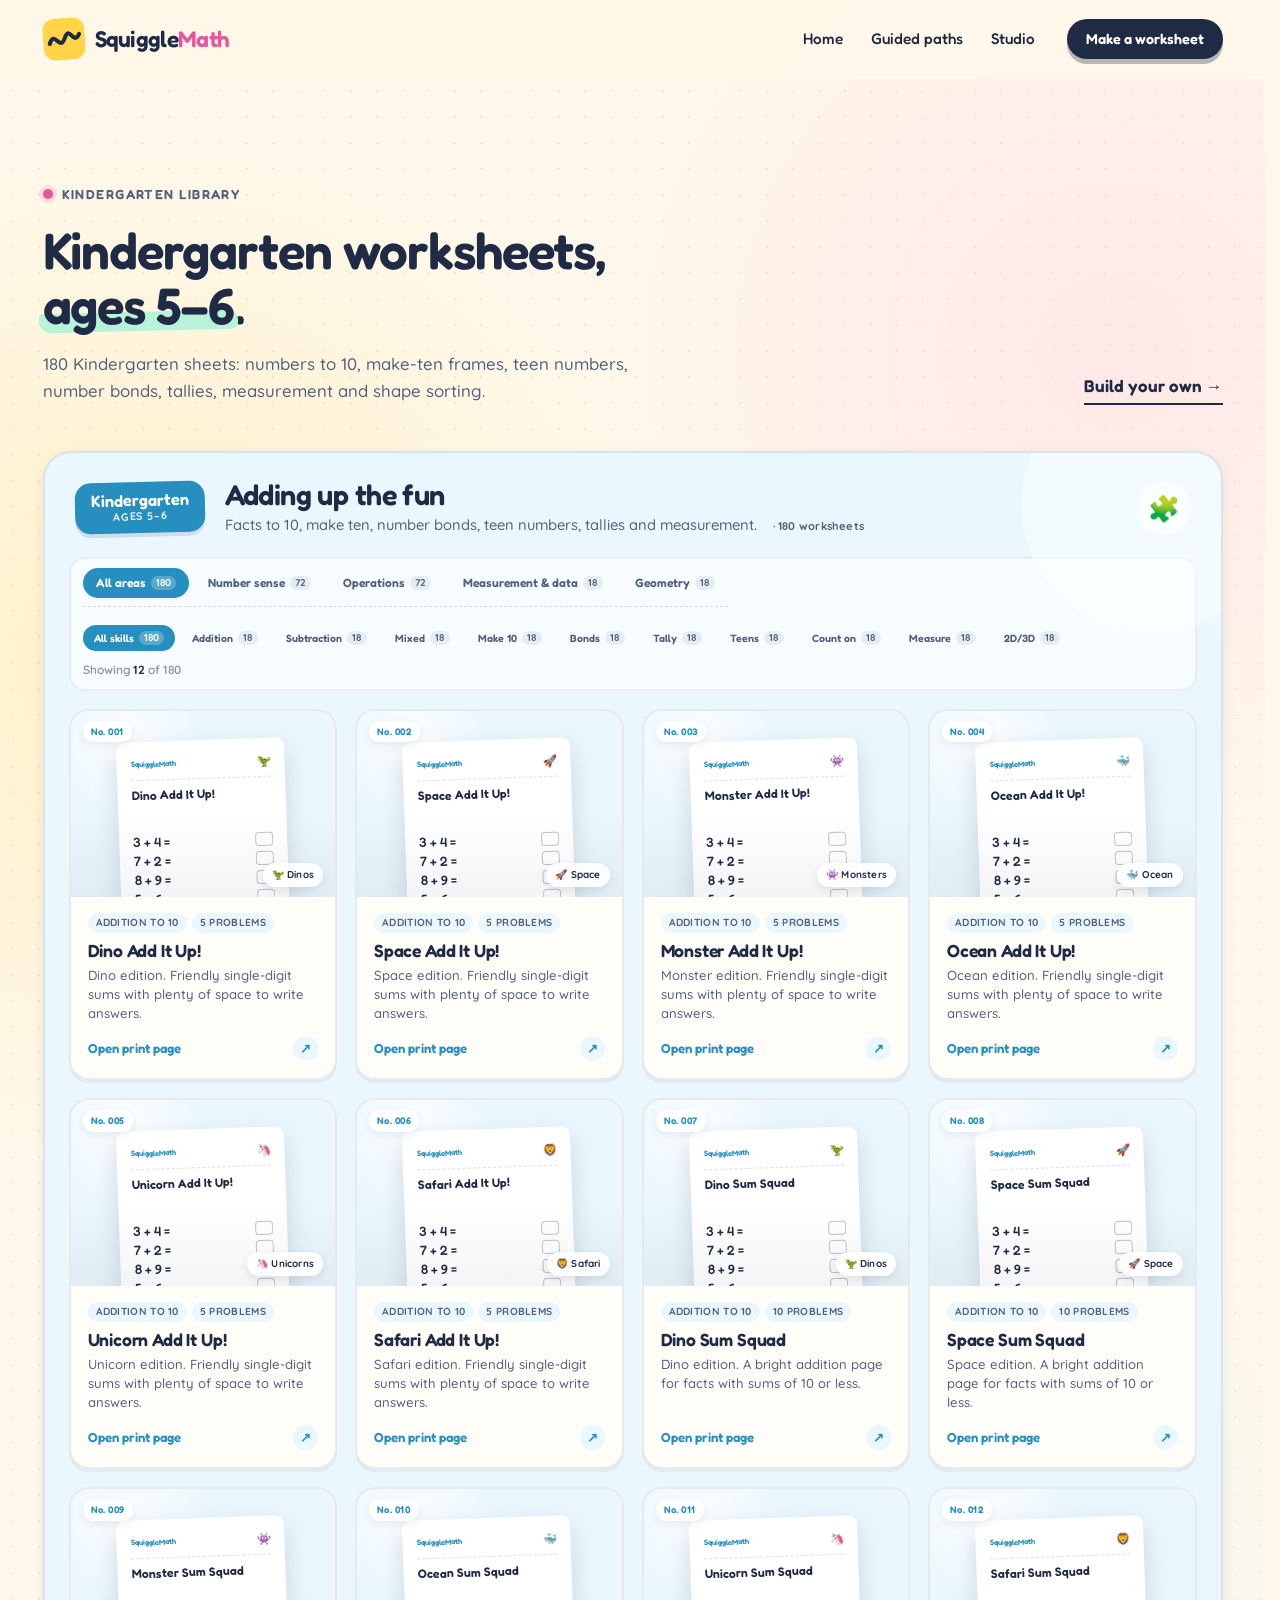
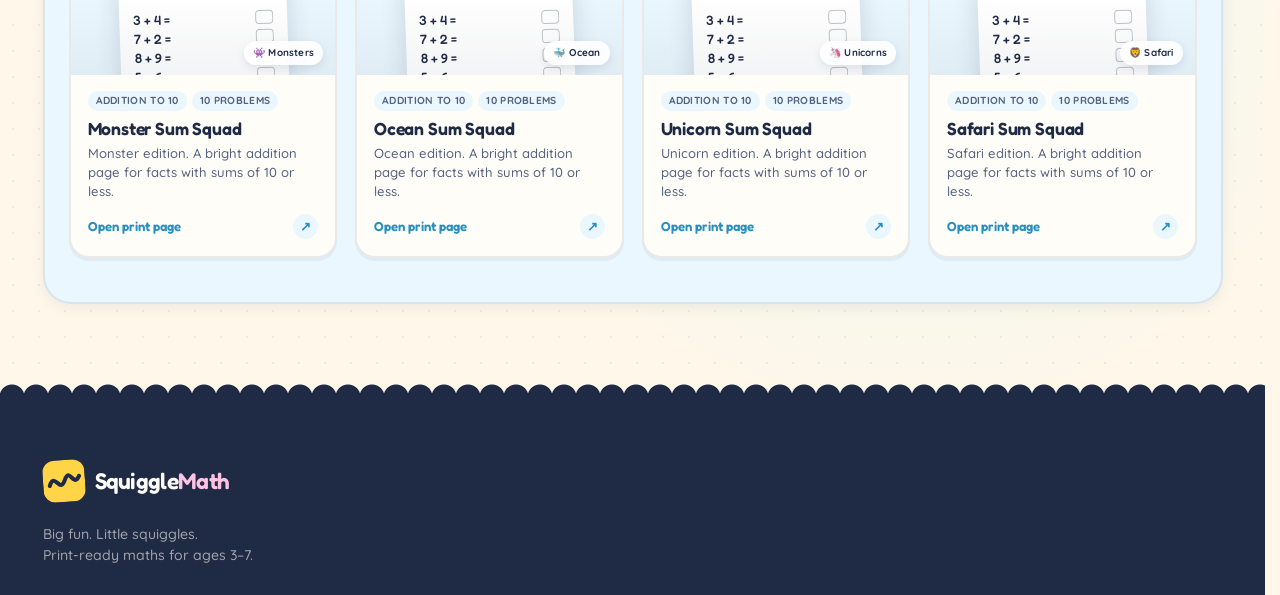
<file: kindergarten.html>
<!DOCTYPE html>
<html lang="en">
<head>
  <meta charset="UTF-8">
  <meta name="viewport" content="width=device-width, initial-scale=1">
  <title>Kindergarten worksheets | SquiggleMath</title>
  <meta name="description" content="All 180 Kindergarten SquiggleMath printable worksheets for ages 5–6.">
  <meta name="theme-color" content="#fff8ea">

  <link rel="icon" href="data:image/svg+xml,%3Csvg xmlns='http://www.w3.org/2000/svg' viewBox='0 0 64 64'%3E%3Crect width='64' height='64' rx='16' fill='%23ffd447'/%3E%3Cpath d='M10 38c8-22 14 14 22-8s12 14 22-6' fill='none' stroke='%231f2a44' stroke-width='6' stroke-linecap='round'/%3E%3C/svg%3E">
  <link rel="preconnect" href="https://fonts.googleapis.com">
  <link rel="preconnect" href="https://fonts.gstatic.com" crossorigin>
  <link href="https://fonts.googleapis.com/css2?family=Fredoka:wght@400;500;600;700&family=Quicksand:wght@400;500;600;700&display=swap" rel="stylesheet">
  <link rel="stylesheet" href="styles.css?v=20261112-4">
  <script src="engine.js?v=20261112-2" defer></script>
  <script src="script.js?v=20261112-4" defer></script>
  <link rel="stylesheet" href="worksheet-ages.css?v=20261112-2">
</head>
<body>
  <a class="skip-link" href="#main">Skip to content</a>

  <header class="site-header">
    <div class="container site-header__inner">
      <a class="brand" href="index.html" aria-label="SquiggleMath home">
        <span class="brand__mark" aria-hidden="true">
          <svg viewBox="0 0 52 52" fill="none">
            <rect width="52" height="52" rx="15" fill="#ffd447"/>
            <path d="M8 31c7-18 12 11 19-6s10 11 18-4" stroke="#1f2a44" stroke-width="5" stroke-linecap="round"/>
          </svg>
        </span>
        <span class="brand__name">Squiggle<span>Math</span></span>
      </a>
      <nav class="site-nav" aria-label="Primary">
        <a href="index.html#library">Home</a>
        <a href="paths.html">Guided paths</a>
        <a href="generator.html">Studio</a>
      </nav>
      <a class="btn btn--small btn--ink header-cta" href="generator.html">Make a worksheet</a>
    </div>
  </header>

  <main id="main">
    <section class="section library" id="library">
      <div class="container">
        <div class="section-head">
          <div class="section-head__copy">
            <p class="eyebrow"><span class="eyebrow__dot eyebrow__dot--pink"></span> Kindergarten library</p>
            <h2>Kindergarten worksheets,<br><span class="marker marker--mint">ages 5–6</span>.</h2>
            <p class="section-lede">180 Kindergarten sheets: numbers to 10, make-ten frames, teen numbers, number bonds, tallies, measurement and shape sorting.</p>
          </div>
          <a class="text-link" href="generator.html">Build your own <span aria-hidden="true">→</span></a>
        </div>

        <div class="levels">
          <section class="level level--k" aria-labelledby="k-title">
            <header class="level__head">
              <span class="level__badge">Kindergarten <small>Ages 5–6</small></span>
              <div class="level__heading">
                <h3 id="k-title">Adding up the fun</h3>
                <p>Facts to 10, make ten, number bonds, teen numbers, tallies and measurement. <span class="level__count" data-count="k"></span></p>
              </div>
              <span class="level__sticker" aria-hidden="true">🧩</span>
            </header>
            <div class="library-tools" data-tools="k"></div>
            <div class="printables-grid" data-category="k"></div>
            <div class="library-more" data-more-wrap="k" hidden></div>
          </section>
        </div>
      </div>
    </section>
  </main>

  <footer class="site-footer">
    <div class="container site-footer__inner">
      <div class="site-footer__brand">
        <a class="brand brand--light" href="index.html" aria-label="SquiggleMath home">
          <span class="brand__mark" aria-hidden="true">
            <svg viewBox="0 0 52 52" fill="none">
              <rect width="52" height="52" rx="15" fill="#ffd447"/>
              <path d="M8 31c7-18 12 11 19-6s10 11 18-4" stroke="#1f2a44" stroke-width="5" stroke-linecap="round"/>
            </svg>
          </span>
          <span class="brand__name">Squiggle<span>Math</span></span>
        </a>
        <p>Big fun. Little squiggles.<br>Print-ready maths for ages 3–7.</p>
      </div>
    </div>
  </footer>

  <div class="modal" id="preview-modal" aria-hidden="true">
    <div class="modal__backdrop" data-close-modal></div>
    <div class="modal__dialog" role="dialog" aria-modal="true" aria-labelledby="modal-title" aria-describedby="modal-desc">
      <header class="modal__head">
        <div>
          <p class="modal__eyebrow" id="modal-eyebrow">Kindergarten • Ages 5–6</p>
          <h2 id="modal-title">Worksheet preview</h2>
          <p id="modal-desc" class="modal__desc">A peek at the printable. Close this window to keep browsing.</p>
        </div>
        <button class="icon-btn" type="button" id="modal-close" aria-label="Close worksheet preview" data-close-modal>
          <svg viewBox="0 0 20 20" aria-hidden="true"><path d="m5 5 10 10M15 5 5 15" fill="none" stroke="currentColor" stroke-width="2" stroke-linecap="round"/></svg>
        </button>
      </header>
      <div class="modal__stage">
        <div class="modal__frame" id="modal-frame">
          <div class="worksheet-canvas" id="modal-canvas"></div>
        </div>
      </div>
      <footer class="modal__actions">
        <button class="btn btn--ghost" type="button" id="modal-customize">Try this level <span aria-hidden="true">→</span></button>
        <button class="btn btn--primary" type="button" id="modal-print">
          <svg viewBox="0 0 24 24" aria-hidden="true"><path d="M7 8V4h10v4M7 17H5a2 2 0 0 1-2-2v-4a2 2 0 0 1 2-2h14a2 2 0 0 1 2 2v4a2 2 0 0 1-2 2h-2M7 14h10v6H7z" fill="none" stroke="currentColor" stroke-width="1.9" stroke-linecap="round" stroke-linejoin="round"/></svg>
          Print this worksheet
        </button>
      </footer>
    </div>
  </div>

  <div id="print-area" aria-hidden="true"></div>
  <div class="toast" id="toast" role="status" aria-live="polite"></div>

  <noscript>
    <div class="noscript">SquiggleMath needs JavaScript to build and print worksheets. Please enable it and refresh.</div>
  </noscript>
</body>
</html>
</file>
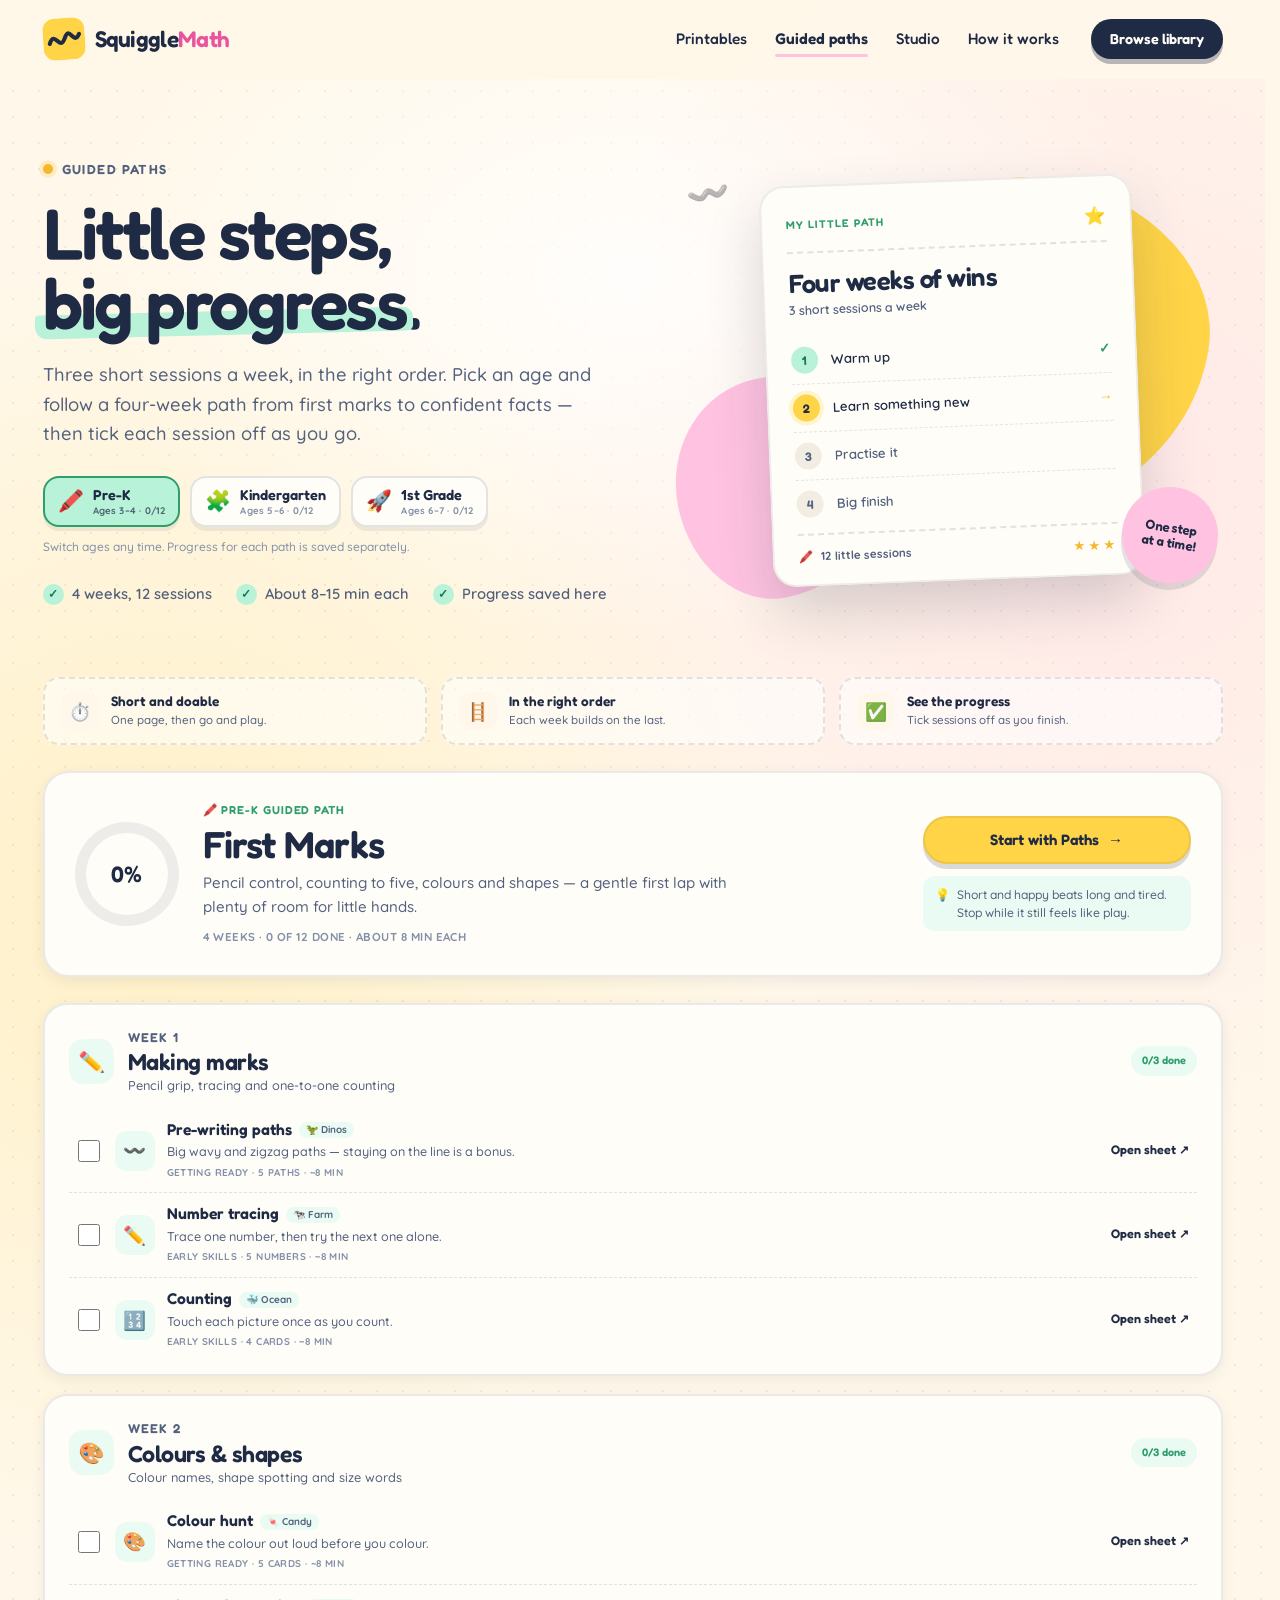
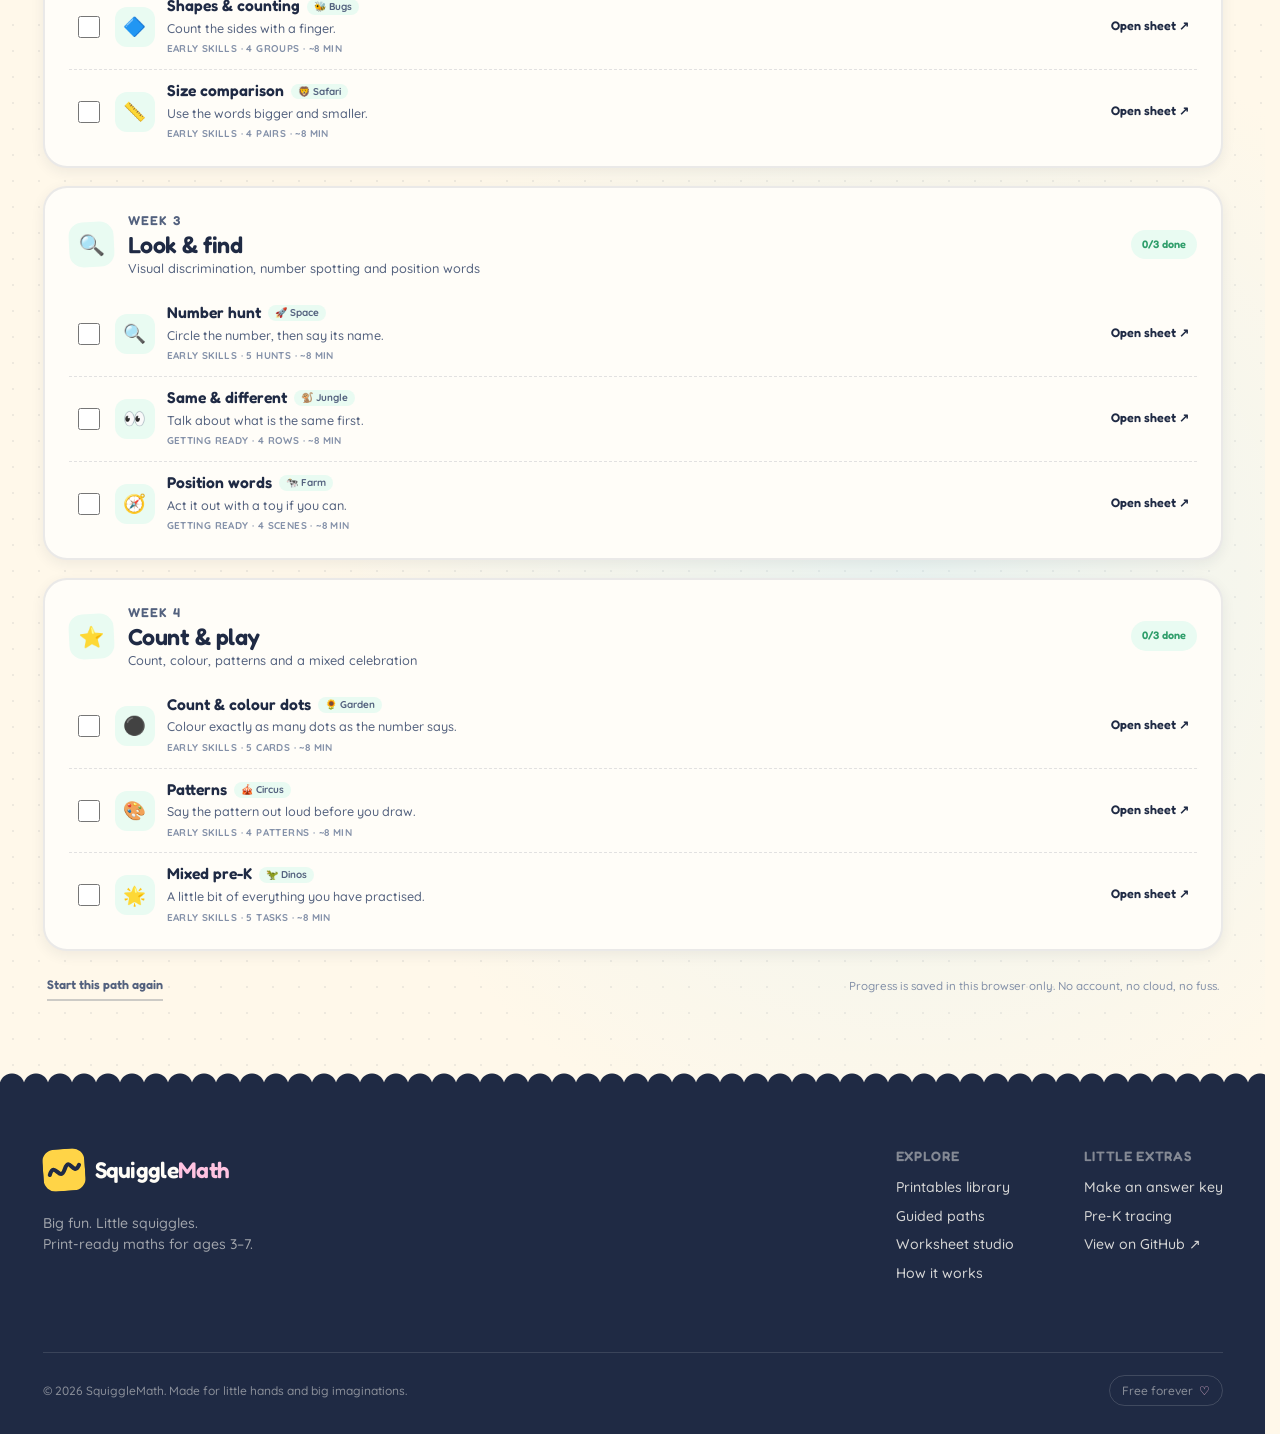
<file: paths.html>
<!DOCTYPE html>
<html lang="en">
<head>
  <meta charset="UTF-8">
  <meta name="viewport" content="width=device-width, initial-scale=1">
  <title>Guided Paths | SquiggleMath</title>
  <meta name="description" content="Four-week guided math paths for ages 3–7. Three short sessions a week, in the right order, with progress saved on your device.">
  <meta name="theme-color" content="#fff8ea">
  <meta property="og:title" content="Guided Paths — SquiggleMath">
  <meta property="og:description" content="Little steps, big progress. Four-week printable math paths for Pre-K, Kindergarten and Grade 1.">
  <meta property="og:type" content="website">

  <link rel="icon" href="data:image/svg+xml,%3Csvg xmlns='http://www.w3.org/2000/svg' viewBox='0 0 64 64'%3E%3Crect width='64' height='64' rx='16' fill='%23ffd447'/%3E%3Cpath d='M10 38c8-22 14 14 22-8s12 14 22-6' fill='none' stroke='%231f2a44' stroke-width='6' stroke-linecap='round'/%3E%3C/svg%3E">
  <link rel="preconnect" href="https://fonts.googleapis.com">
  <link rel="preconnect" href="https://fonts.gstatic.com" crossorigin>
  <link href="https://fonts.googleapis.com/css2?family=Fredoka:wght@400;500;600;700&family=Quicksand:wght@400;500;600;700&display=swap" rel="stylesheet">
  <link rel="stylesheet" href="styles.css?v=20261112-4">
  <link rel="stylesheet" href="paths.css?v=20261112-2">
  <script src="engine.js?v=20261112-2" defer></script>
  <script src="paths.js?v=20261112-2" defer></script>
</head>
<body class="paths-page">
  <a class="skip-link" href="#main">Skip to content</a>

  <header class="site-header">
    <div class="container site-header__inner">
      <a class="brand" href="index.html#top" aria-label="SquiggleMath home">
        <span class="brand__mark" aria-hidden="true">
          <svg viewBox="0 0 52 52" fill="none">
            <rect width="52" height="52" rx="15" fill="#ffd447"/>
            <path d="M8 31c7-18 12 11 19-6s10 11 18-4" stroke="#1f2a44" stroke-width="5" stroke-linecap="round"/>
          </svg>
        </span>
        <span class="brand__name">Squiggle<span>Math</span></span>
      </a>

      <nav class="site-nav" aria-label="Primary">
        <a href="index.html#library">Printables</a>
        <span class="site-nav__current" aria-current="page">Guided paths</span>
        <a href="generator.html">Studio</a>
        <a href="index.html#how">How it works</a>
      </nav>

      <a class="btn btn--small btn--ink header-cta" href="index.html#library">
        <span>Browse library</span>
      </a>
    </div>
  </header>

  <main id="main">
    <section class="paths-hero">
      <div class="container paths-hero__inner">
        <div class="paths-hero__copy">
          <p class="eyebrow"><span class="eyebrow__dot eyebrow__dot--yellow"></span> Guided paths</p>
          <h1>Little steps,<br><span class="marker marker--mint">big progress</span>.</h1>
          <p class="paths-hero__lede">Three short sessions a week, in the right order. Pick an age and follow a four-week path from first marks to confident facts — then tick each session off as you go.</p>

          <div class="path-age-tabs" id="path-age-tabs" role="tablist" aria-label="Choose a path by age"></div>
          <p class="path-age-hint">Switch ages any time. Progress for each path is saved separately.</p>

          <ul class="hero__proof paths-hero__proof">
            <li><span class="check" aria-hidden="true">✓</span> 4 weeks, 12 sessions</li>
            <li><span class="check" aria-hidden="true">✓</span> About 8–15 min each</li>
            <li><span class="check" aria-hidden="true">✓</span> Progress saved here</li>
          </ul>
        </div>

        <div class="paths-hero__art" aria-hidden="true">
          <span class="paths-blob paths-blob--yellow"></span>
          <span class="paths-blob paths-blob--pink"></span>

          <div class="path-map">
            <div class="path-map__top">
              <span class="path-map__badge">My little path</span>
              <span class="path-map__star">⭐</span>
            </div>
            <p class="path-map__title">Four weeks of wins</p>
            <p class="path-map__sub">3 short sessions a week</p>
            <ol class="path-map__list">
              <li class="is-done">
                <span class="path-map__num">1</span>
                <span>Warm up</span>
                <span class="path-map__tick">✓</span>
              </li>
              <li class="is-current">
                <span class="path-map__num">2</span>
                <span>Learn something new</span>
                <span class="path-map__tick">→</span>
              </li>
              <li>
                <span class="path-map__num">3</span>
                <span>Practise it</span>
                <span class="path-map__tick"></span>
              </li>
              <li>
                <span class="path-map__num">4</span>
                <span>Big finish</span>
                <span class="path-map__tick"></span>
              </li>
            </ol>
            <div class="path-map__footer">
              <span>🖍️</span>
              <span>12 little sessions</span>
              <span class="path-map__stars">★★★</span>
            </div>
          </div>

          <span class="path-map__sticker">One step<br>at a time!</span>
          <span class="paths-doodle">〰️</span>
        </div>
      </div>
    </section>

    <section class="paths-section" aria-labelledby="path-page-title">
      <div class="container">
        <h2 class="sr-only" id="path-page-title">Your guided path</h2>

        <div class="path-guide">
          <div>
            <span class="path-guide__icon" aria-hidden="true">⏱️</span>
            <div><strong>Short and doable</strong><span>One page, then go and play.</span></div>
          </div>
          <div>
            <span class="path-guide__icon" aria-hidden="true">🪜</span>
            <div><strong>In the right order</strong><span>Each week builds on the last.</span></div>
          </div>
          <div>
            <span class="path-guide__icon" aria-hidden="true">✅</span>
            <div><strong>See the progress</strong><span>Tick sessions off as you finish.</span></div>
          </div>
        </div>

        <div class="path-summary" id="path-summary" data-level="prek"></div>

        <div class="path-weeks" id="path-panel" role="tabpanel" aria-labelledby="path-tab-prek"></div>

        <div class="path-foot">
          <button class="path-reset" type="button" id="path-reset">Start this path again</button>
          <p>Progress is saved in this browser only. No account, no cloud, no fuss.</p>
          <p class="sr-only" id="path-live" role="status" aria-live="polite"></p>
        </div>
      </div>
    </section>
  </main>

  <footer class="site-footer">
    <div class="container site-footer__inner">
      <div class="site-footer__brand">
        <a class="brand brand--light" href="index.html#top" aria-label="SquiggleMath home">
          <span class="brand__mark" aria-hidden="true">
            <svg viewBox="0 0 52 52" fill="none">
              <rect width="52" height="52" rx="15" fill="#ffd447"/>
              <path d="M8 31c7-18 12 11 19-6s10 11 18-4" stroke="#1f2a44" stroke-width="5" stroke-linecap="round"/>
            </svg>
          </span>
          <span class="brand__name">Squiggle<span>Math</span></span>
        </a>
        <p>Big fun. Little squiggles.<br>Print-ready maths for ages 3–7.</p>
      </div>
      <nav class="footer-nav" aria-label="Footer">
        <div>
          <h3>Explore</h3>
          <a href="index.html#library">Printables library</a>
          <a href="paths.html">Guided paths</a>
          <a href="generator.html">Worksheet studio</a>
          <a href="index.html#how">How it works</a>
        </div>
        <div>
          <h3>Little extras</h3>
          <a href="generator.html">Make an answer key</a>
          <a href="index.html#library">Pre-K tracing</a>
          <a href="https://github.com/ShivrajRath/SquiggleMath" target="_blank" rel="noopener">View on GitHub ↗</a>
        </div>
      </nav>
      <div class="site-footer__bottom">
        <p>© <span id="year">2026</span> SquiggleMath. Made for little hands and big imaginations.</p>
        <p class="footer-badge">Free forever <span aria-hidden="true">♡</span></p>
      </div>
    </div>
  </footer>

  <noscript>
    <div class="noscript">Guided paths need JavaScript to save progress and open worksheets. Please enable it and refresh.</div>
  </noscript>
</body>
</html>
</file>
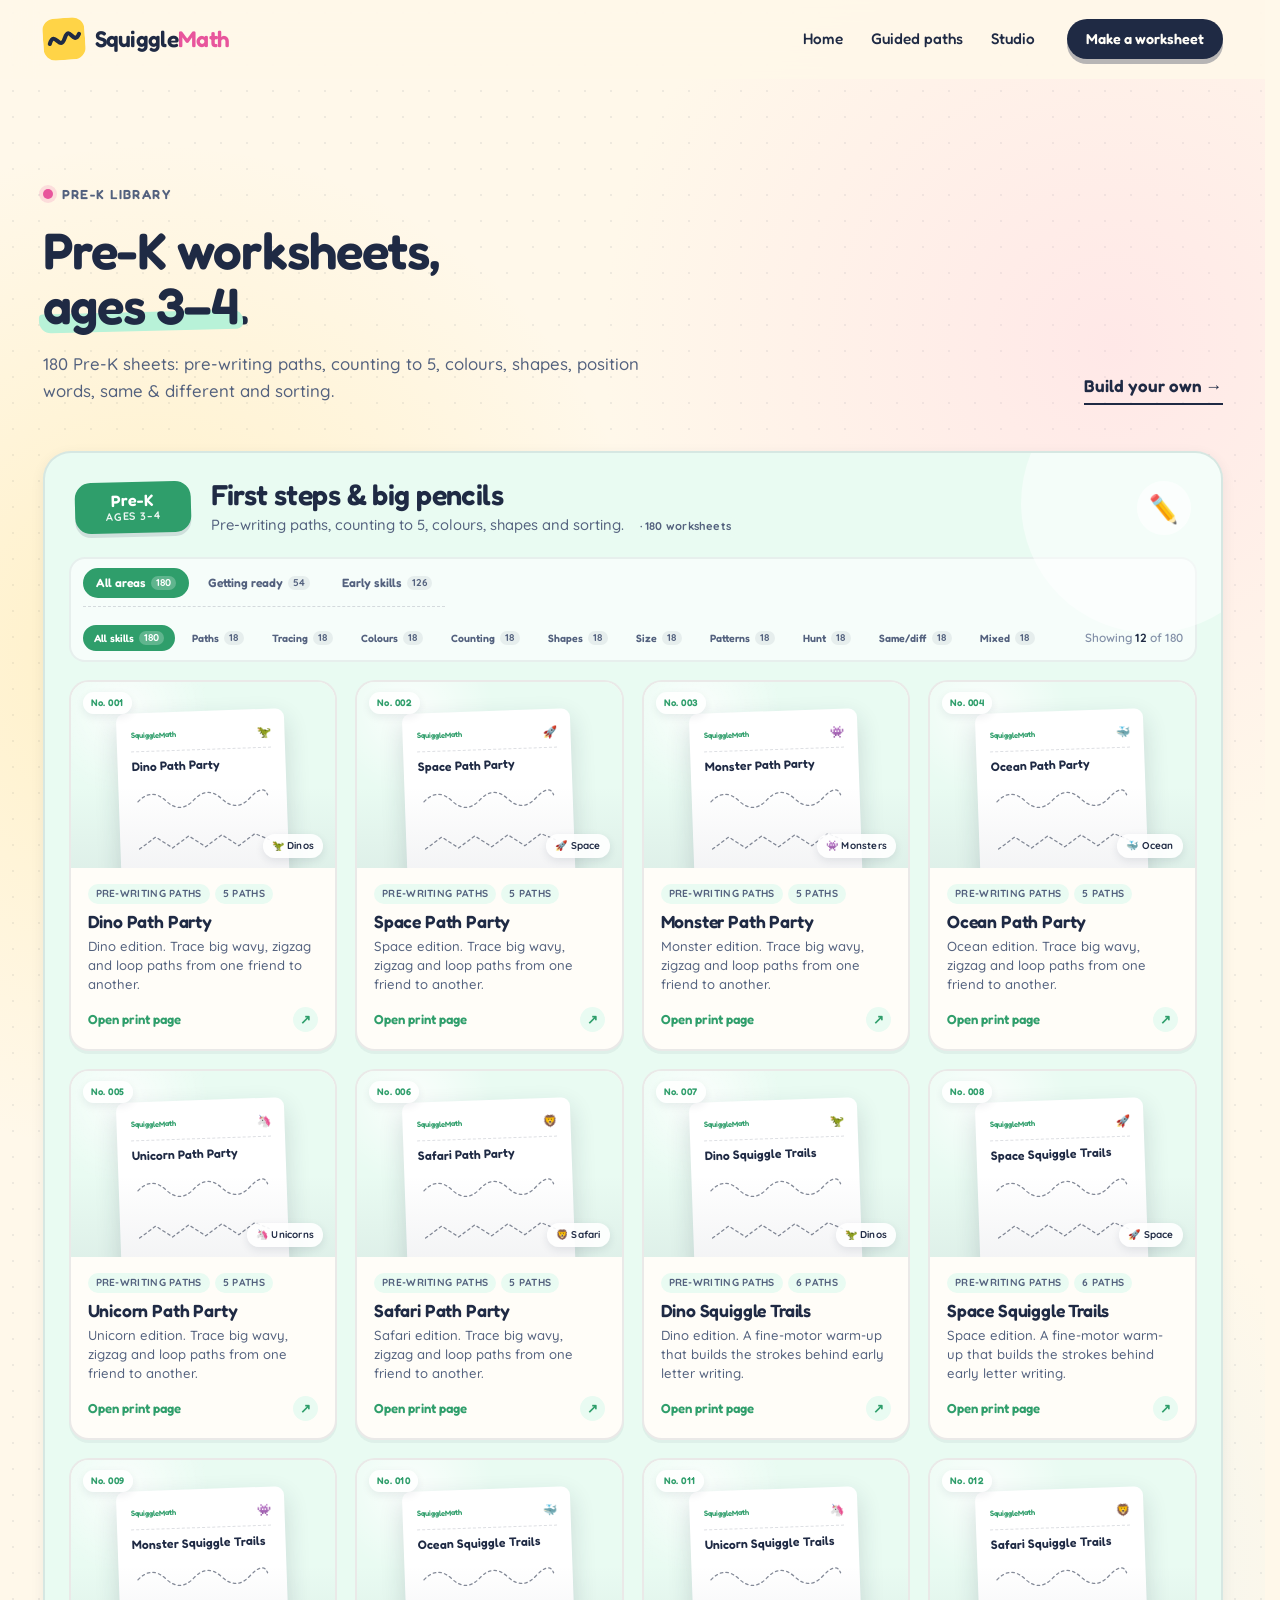
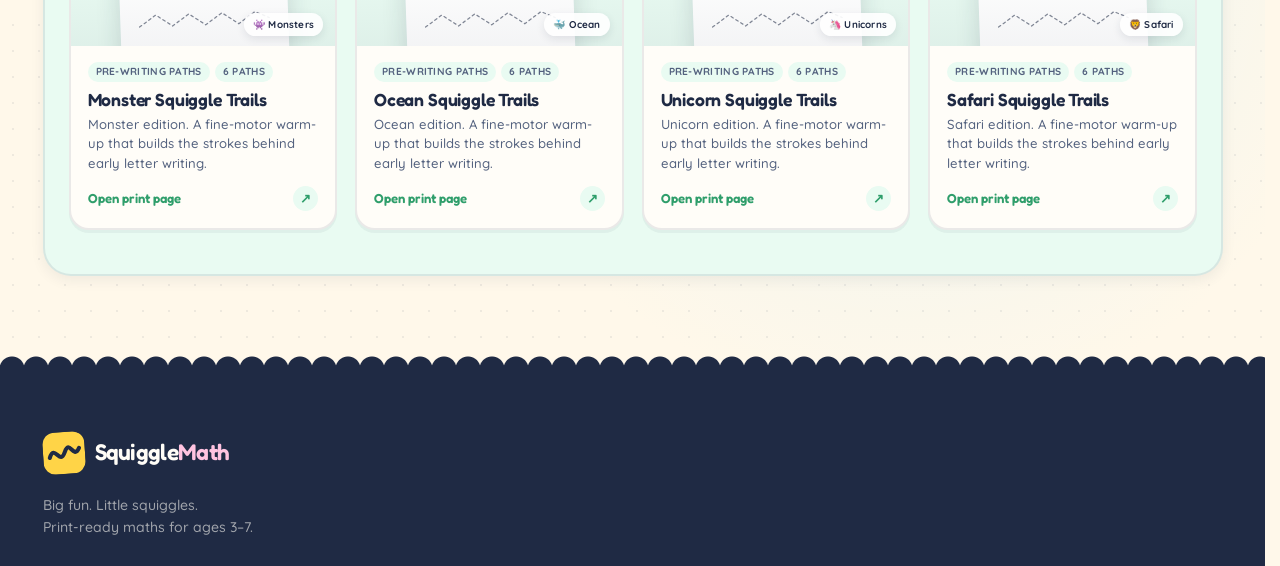
<file: prek.html>
<!DOCTYPE html>
<html lang="en">
<head>
  <meta charset="UTF-8">
  <meta name="viewport" content="width=device-width, initial-scale=1">
  <title>Pre-K worksheets | SquiggleMath</title>
  <meta name="description" content="All 180 Pre-K SquiggleMath printable worksheets for ages 3–4.">
  <meta name="theme-color" content="#fff8ea">

  <link rel="icon" href="data:image/svg+xml,%3Csvg xmlns='http://www.w3.org/2000/svg' viewBox='0 0 64 64'%3E%3Crect width='64' height='64' rx='16' fill='%23ffd447'/%3E%3Cpath d='M10 38c8-22 14 14 22-8s12 14 22-6' fill='none' stroke='%231f2a44' stroke-width='6' stroke-linecap='round'/%3E%3C/svg%3E">
  <link rel="preconnect" href="https://fonts.googleapis.com">
  <link rel="preconnect" href="https://fonts.gstatic.com" crossorigin>
  <link href="https://fonts.googleapis.com/css2?family=Fredoka:wght@400;500;600;700&family=Quicksand:wght@400;500;600;700&display=swap" rel="stylesheet">
  <link rel="stylesheet" href="styles.css?v=20261112-4">
  <script src="engine.js?v=20261112-2" defer></script>
  <script src="script.js?v=20261112-4" defer></script>
  <link rel="stylesheet" href="worksheet-ages.css?v=20261112-2">
</head>
<body>
  <a class="skip-link" href="#main">Skip to content</a>

  <header class="site-header">
    <div class="container site-header__inner">
      <a class="brand" href="index.html" aria-label="SquiggleMath home">
        <span class="brand__mark" aria-hidden="true">
          <svg viewBox="0 0 52 52" fill="none">
            <rect width="52" height="52" rx="15" fill="#ffd447"/>
            <path d="M8 31c7-18 12 11 19-6s10 11 18-4" stroke="#1f2a44" stroke-width="5" stroke-linecap="round"/>
          </svg>
        </span>
        <span class="brand__name">Squiggle<span>Math</span></span>
      </a>
      <nav class="site-nav" aria-label="Primary">
        <a href="index.html#library">Home</a>
        <a href="paths.html">Guided paths</a>
        <a href="generator.html">Studio</a>
      </nav>
      <a class="btn btn--small btn--ink header-cta" href="generator.html">Make a worksheet</a>
    </div>
  </header>

  <main id="main">
    <section class="section library" id="library">
      <div class="container">
        <div class="section-head">
          <div class="section-head__copy">
            <p class="eyebrow"><span class="eyebrow__dot eyebrow__dot--pink"></span> Pre-K library</p>
            <h2>Pre-K worksheets,<br><span class="marker marker--mint">ages 3–4</span>.</h2>
            <p class="section-lede">180 Pre-K sheets: pre-writing paths, counting to 5, colours, shapes, position words, same &amp; different and sorting.</p>
          </div>
          <a class="text-link" href="generator.html">Build your own <span aria-hidden="true">→</span></a>
        </div>

        <div class="levels">
          <section class="level level--prek" aria-labelledby="prek-title">
            <header class="level__head">
              <span class="level__badge">Pre-K <small>Ages 3–4</small></span>
              <div class="level__heading">
                <h3 id="prek-title">First steps &amp; big pencils</h3>
                <p>Pre-writing paths, counting to 5, colours, shapes and sorting. <span class="level__count" data-count="prek"></span></p>
              </div>
              <span class="level__sticker" aria-hidden="true">✏️</span>
            </header>
            <div class="library-tools" data-tools="prek"></div>
            <div class="printables-grid" data-category="prek"></div>
            <div class="library-more" data-more-wrap="prek" hidden></div>
          </section>
        </div>
      </div>
    </section>
  </main>

  <footer class="site-footer">
    <div class="container site-footer__inner">
      <div class="site-footer__brand">
        <a class="brand brand--light" href="index.html" aria-label="SquiggleMath home">
          <span class="brand__mark" aria-hidden="true">
            <svg viewBox="0 0 52 52" fill="none">
              <rect width="52" height="52" rx="15" fill="#ffd447"/>
              <path d="M8 31c7-18 12 11 19-6s10 11 18-4" stroke="#1f2a44" stroke-width="5" stroke-linecap="round"/>
            </svg>
          </span>
          <span class="brand__name">Squiggle<span>Math</span></span>
        </a>
        <p>Big fun. Little squiggles.<br>Print-ready maths for ages 3–7.</p>
      </div>
    </div>
  </footer>

  <div class="modal" id="preview-modal" aria-hidden="true">
    <div class="modal__backdrop" data-close-modal></div>
    <div class="modal__dialog" role="dialog" aria-modal="true" aria-labelledby="modal-title" aria-describedby="modal-desc">
      <header class="modal__head">
        <div>
          <p class="modal__eyebrow" id="modal-eyebrow">Pre-K • Ages 3–4</p>
          <h2 id="modal-title">Worksheet preview</h2>
          <p id="modal-desc" class="modal__desc">A peek at the printable. Close this window to keep browsing.</p>
        </div>
        <button class="icon-btn" type="button" id="modal-close" aria-label="Close worksheet preview" data-close-modal>
          <svg viewBox="0 0 20 20" aria-hidden="true"><path d="m5 5 10 10M15 5 5 15" fill="none" stroke="currentColor" stroke-width="2" stroke-linecap="round"/></svg>
        </button>
      </header>
      <div class="modal__stage">
        <div class="modal__frame" id="modal-frame">
          <div class="worksheet-canvas" id="modal-canvas"></div>
        </div>
      </div>
      <footer class="modal__actions">
        <button class="btn btn--ghost" type="button" id="modal-customize">Try this level <span aria-hidden="true">→</span></button>
        <button class="btn btn--primary" type="button" id="modal-print">
          <svg viewBox="0 0 24 24" aria-hidden="true"><path d="M7 8V4h10v4M7 17H5a2 2 0 0 1-2-2v-4a2 2 0 0 1 2-2h14a2 2 0 0 1 2 2v4a2 2 0 0 1-2 2h-2M7 14h10v6H7z" fill="none" stroke="currentColor" stroke-width="1.9" stroke-linecap="round" stroke-linejoin="round"/></svg>
          Print this worksheet
        </button>
      </footer>
    </div>
  </div>

  <div id="print-area" aria-hidden="true"></div>
  <div class="toast" id="toast" role="status" aria-live="polite"></div>

  <noscript>
    <div class="noscript">SquiggleMath needs JavaScript to build and print worksheets. Please enable it and refresh.</div>
  </noscript>
</body>
</html>
</file>
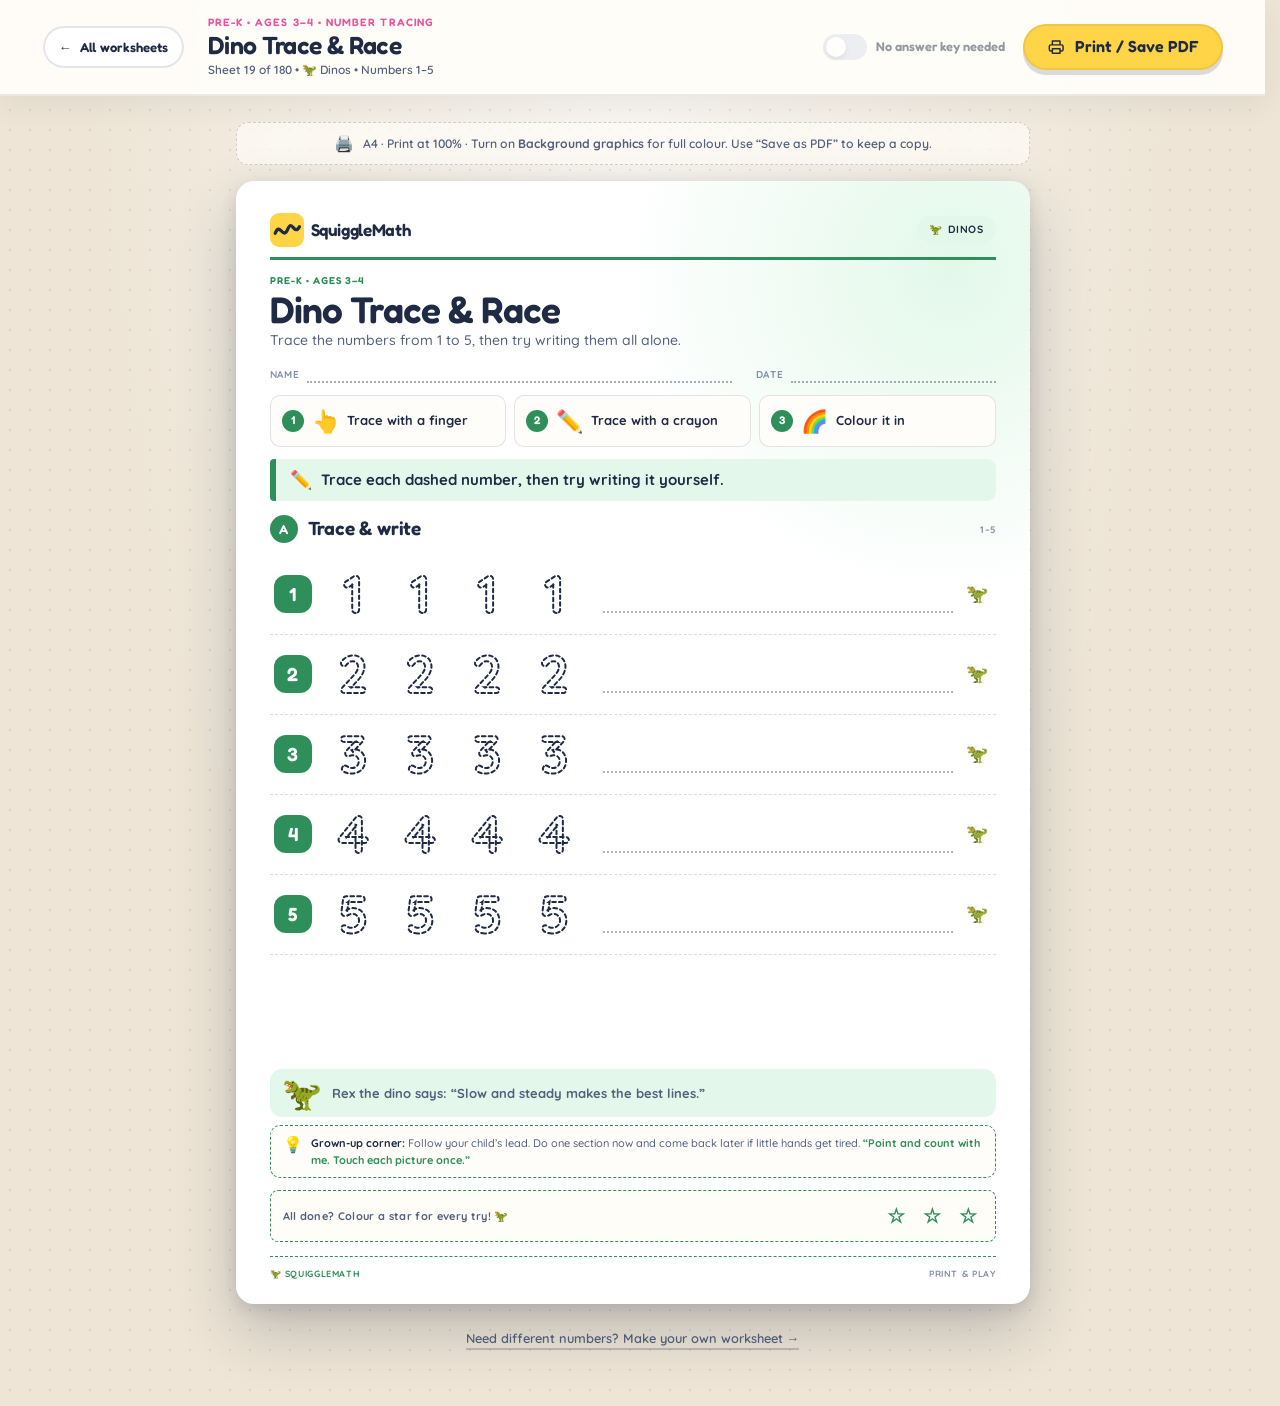
<file: worksheet.html>
<!DOCTYPE html>
<html lang="en">
<head>
  <meta charset="UTF-8">
  <meta name="viewport" content="width=device-width, initial-scale=1">
  <title>Print worksheet | SquiggleMath</title>
  <meta name="description" content="A full-size, print-ready SquiggleMath worksheet. Print it or save it as a PDF.">
  <meta name="theme-color" content="#fff8ea">
  <meta name="robots" content="noindex">

  <link rel="icon" href="data:image/svg+xml,%3Csvg xmlns='http://www.w3.org/2000/svg' viewBox='0 0 64 64'%3E%3Crect width='64' height='64' rx='16' fill='%23ffd447'/%3E%3Cpath d='M10 38c8-22 14 14 22-8s12 14 22-6' fill='none' stroke='%231f2a44' stroke-width='6' stroke-linecap='round'/%3E%3C/svg%3E">
  <link rel="preconnect" href="https://fonts.googleapis.com">
  <link rel="preconnect" href="https://fonts.gstatic.com" crossorigin>
  <link href="https://fonts.googleapis.com/css2?family=Fredoka:wght@400;500;600;700&family=Quicksand:wght@400;500;600;700&display=swap" rel="stylesheet">
  <link rel="stylesheet" href="styles.css?v=20261112-4">
  <link rel="stylesheet" href="generator.css?v=20261112-2">
  <link rel="stylesheet" href="worksheet.css?v=20261112-2">
  <script src="engine.js?v=20261112-2" defer></script>
  <script src="worksheet.js?v=20261112-2" defer></script>
  <link rel="stylesheet" href="worksheet-ages.css?v=20261112-2">
</head>
<body class="print-page">
  <a class="skip-link" href="#print-stage">Skip to worksheet</a>

  <header class="print-bar">
    <div class="print-bar__inner">
      <a class="print-bar__back" href="generator.html">
        <span aria-hidden="true">←</span>
        <span>All worksheets</span>
      </a>

      <div class="print-bar__title">
        <p class="print-bar__eyebrow" id="print-eyebrow">SquiggleMath</p>
        <h1 id="print-title">Worksheet</h1>
        <p class="print-bar__meta" id="print-meta"></p>
      </div>

      <div class="print-bar__actions">
        <label class="print-key-toggle" id="print-key-wrap">
          <input type="checkbox" id="print-key">
          <span class="switch" aria-hidden="true"><span></span></span>
          <span class="print-key-toggle__label" id="print-key-label">Answer key</span>
        </label>
        <button class="btn btn--primary print-action" type="button" id="print-button">
          <svg viewBox="0 0 24 24" aria-hidden="true"><path d="M7 8V4h10v4M7 17H5a2 2 0 0 1-2-2v-4a2 2 0 0 1 2-2h14a2 2 0 0 1 2 2v4a2 2 0 0 1-2 2h-2M7 14h10v6H7z" fill="none" stroke="currentColor" stroke-width="1.9" stroke-linecap="round" stroke-linejoin="round"/></svg>
          Print / Save PDF
        </button>
      </div>
    </div>
  </header>

  <main class="print-stage" id="print-stage">
    <div class="print-help">
      <span aria-hidden="true">🖨️</span>
      <p>A4 &middot; Print at 100% &middot; Turn on <strong>Background graphics</strong> for full colour. Use “Save as PDF” to keep a copy.</p>
    </div>

    <div class="print-frame" id="print-frame">
      <div class="print-canvas" id="print-canvas" aria-live="polite"></div>
    </div>

    <p class="print-stage__footer">
      <a href="generator.html">Need different numbers? Make your own worksheet <span aria-hidden="true">→</span></a>
    </p>
  </main>

  <!-- Print-only destination. The active sheet is cloned here before printing. -->
  <div id="print-area" aria-hidden="true"></div>
  <div class="toast" id="print-toast" role="status" aria-live="polite"></div>

  <noscript>
    <div class="noscript">SquiggleMath needs JavaScript to build this worksheet. Please enable it and refresh.</div>
  </noscript>
</body>
</html>
</file>
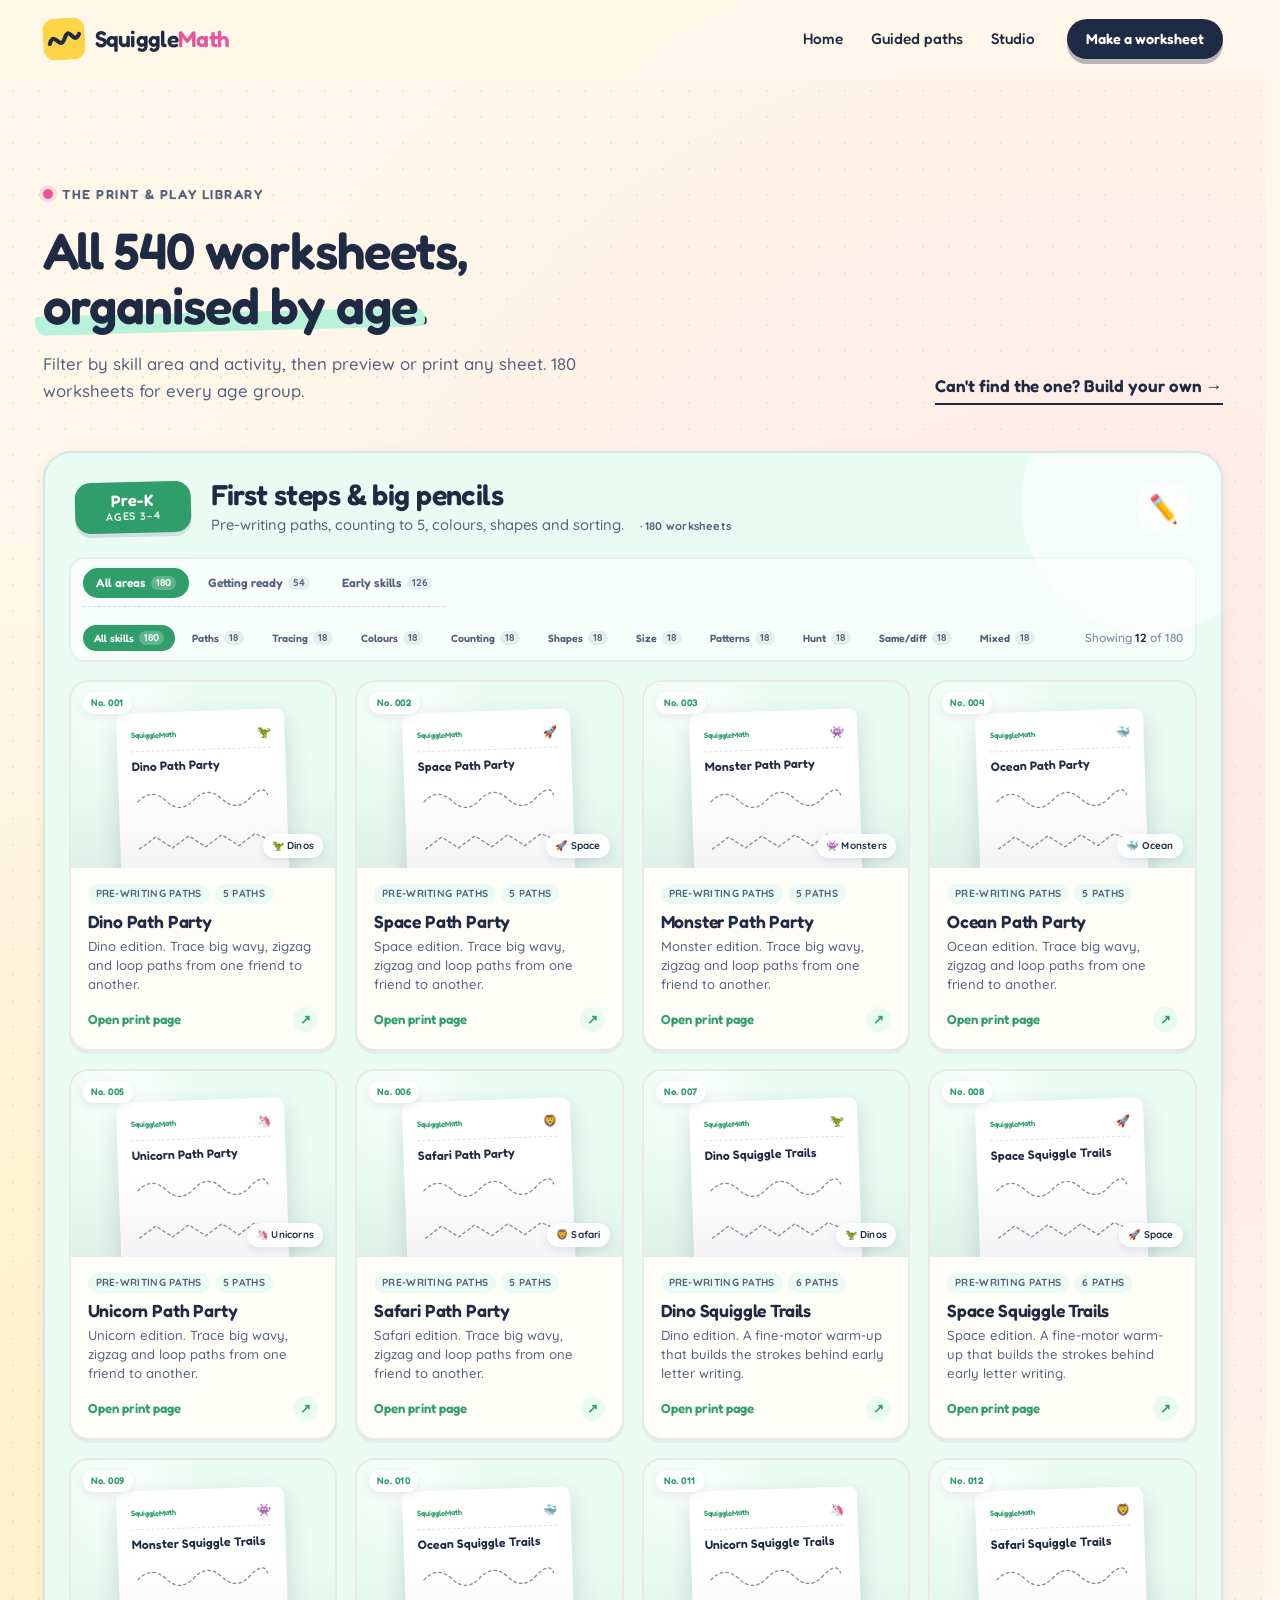
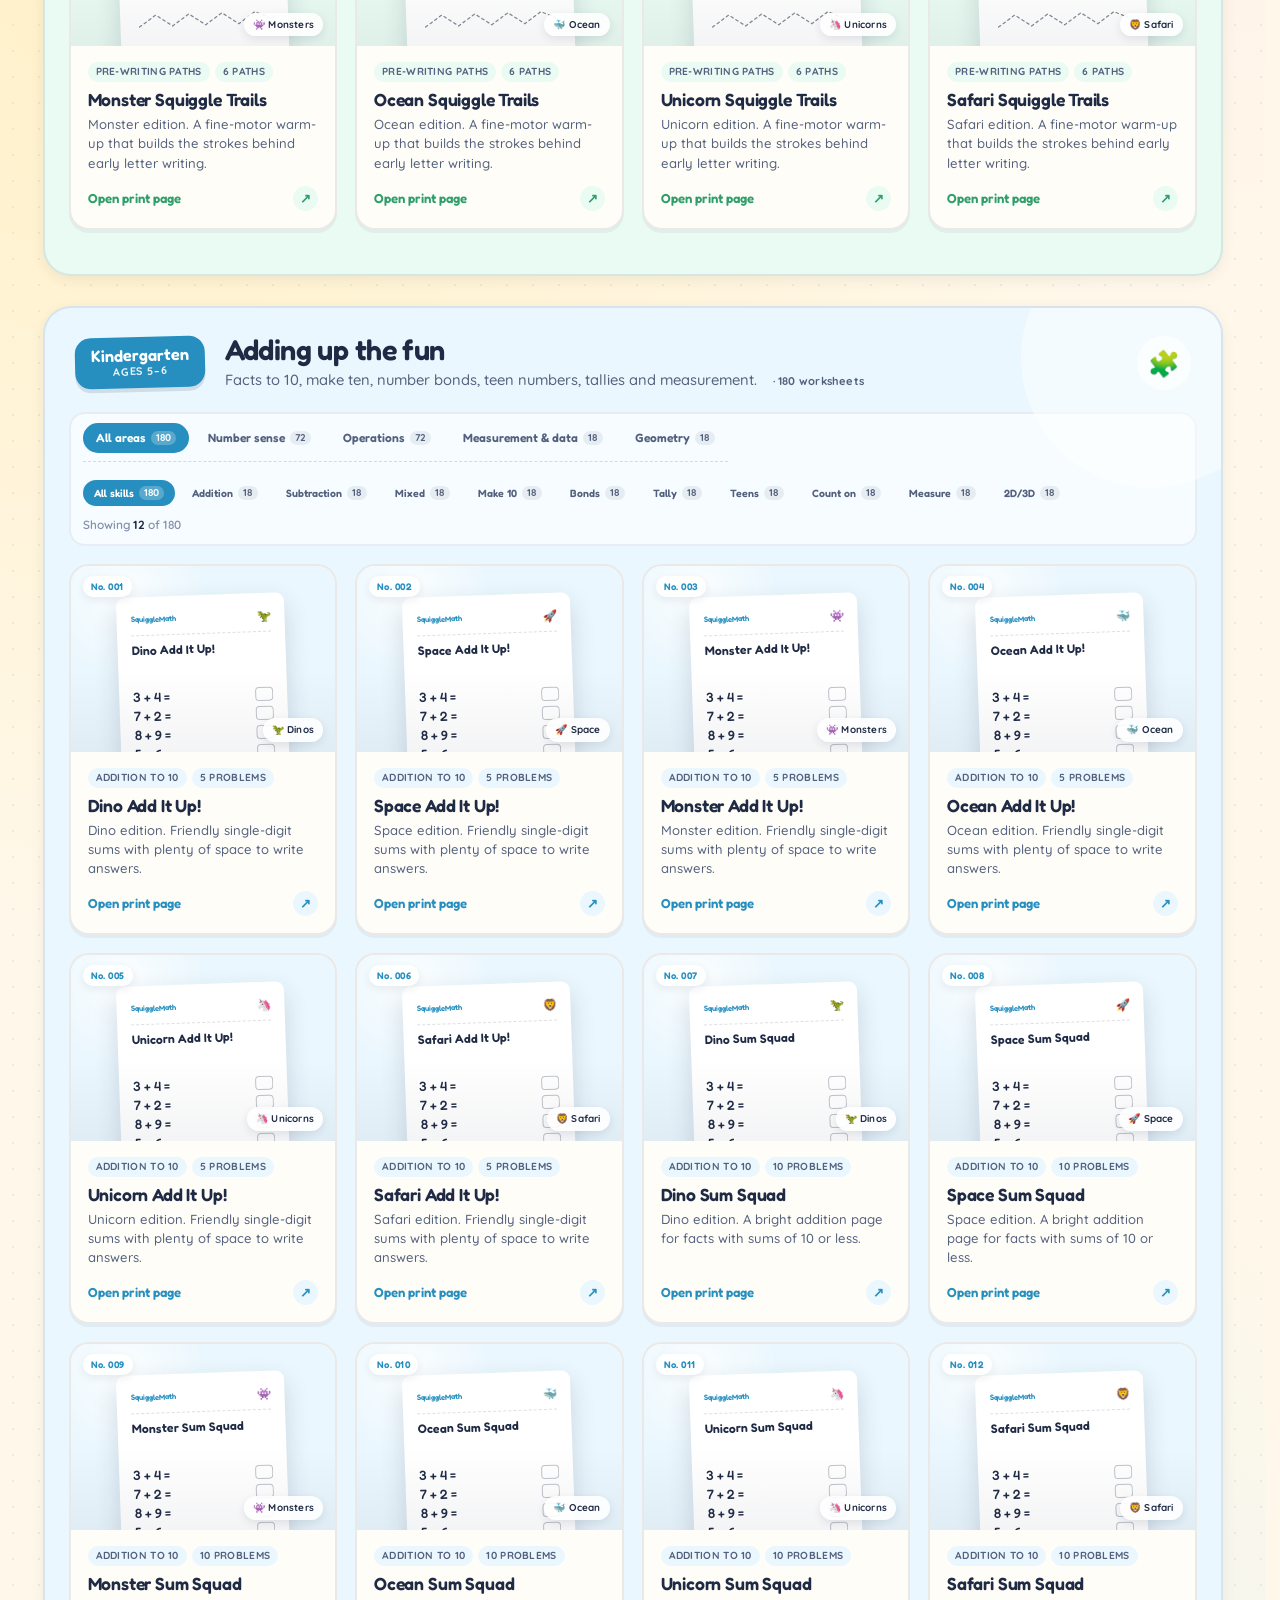
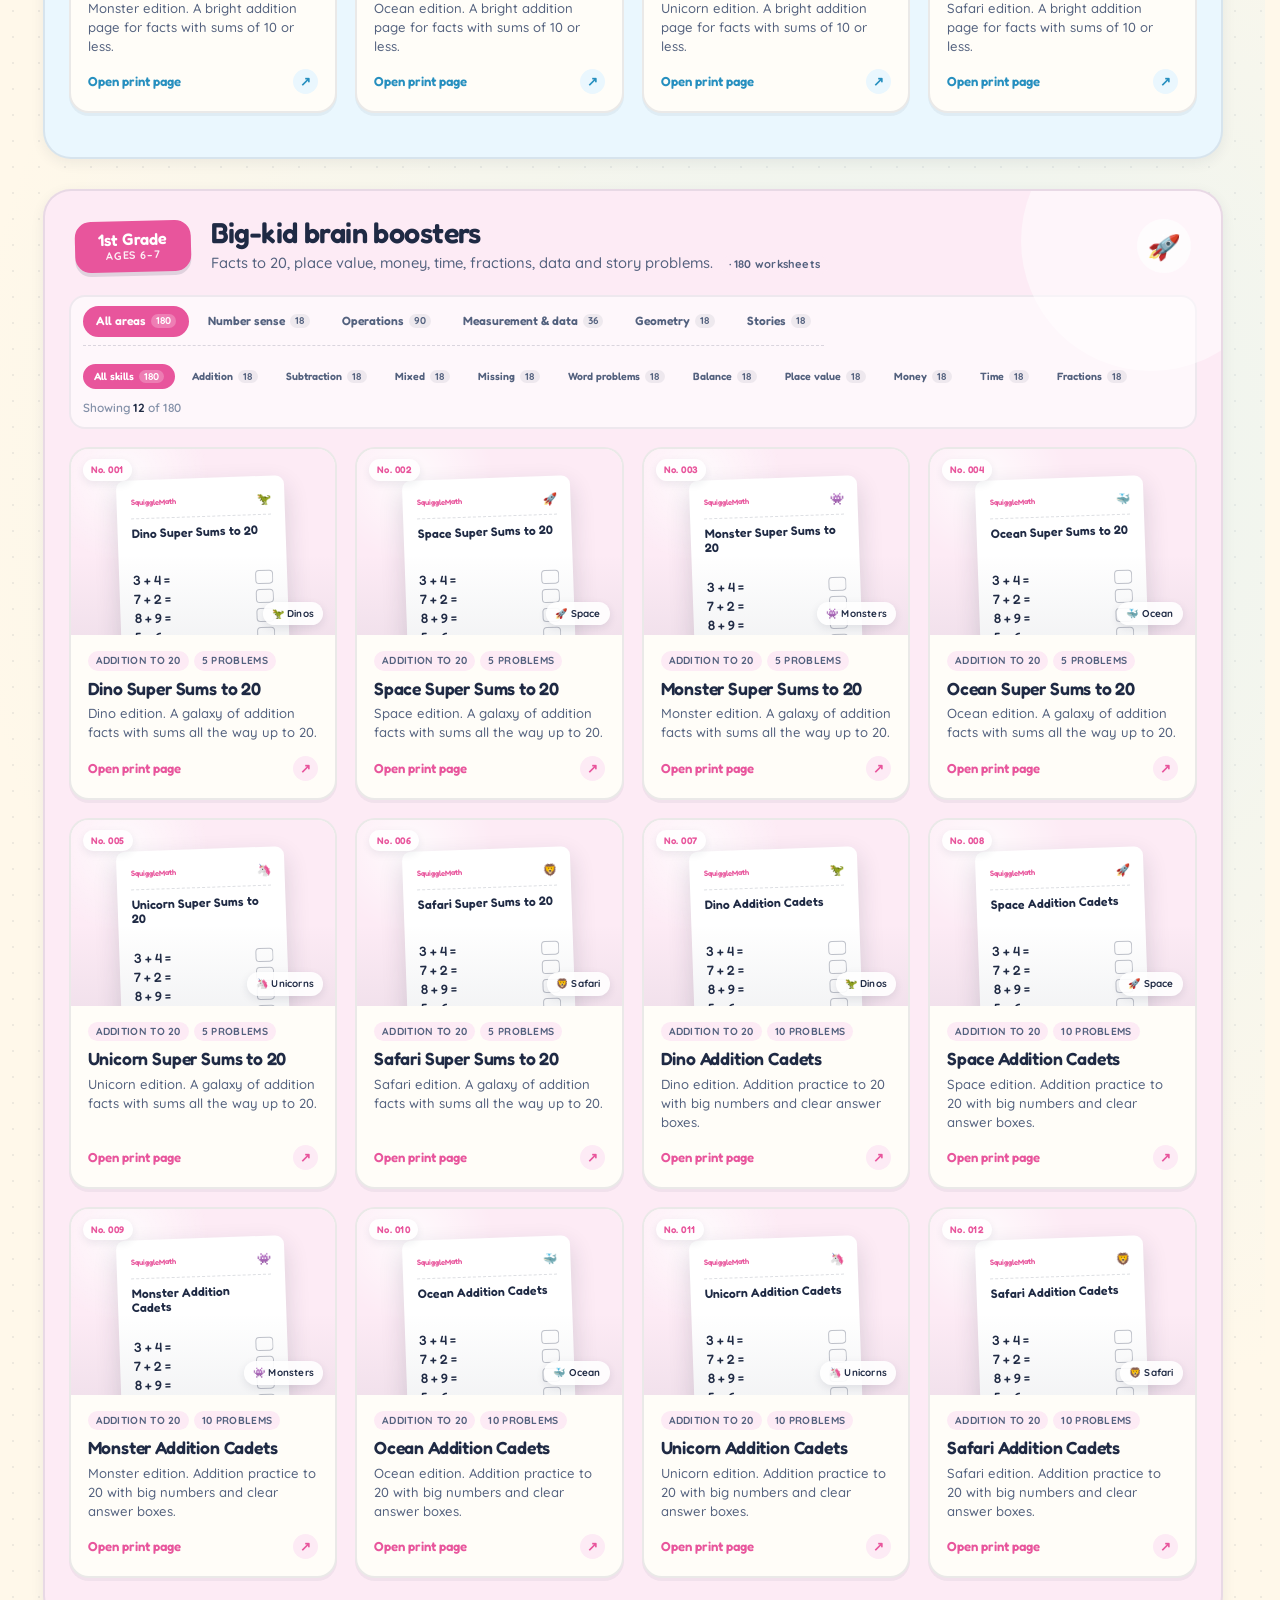
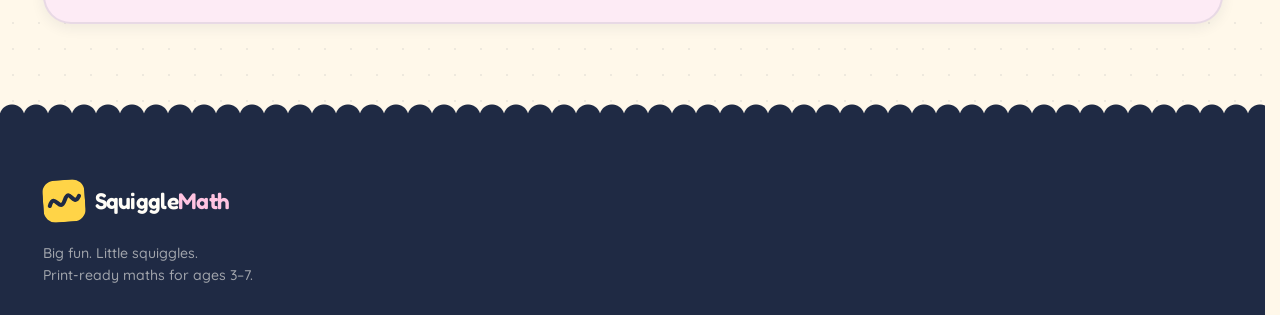
<file: worksheets.html>
<!DOCTYPE html>
<html lang="en">
<head>
  <meta charset="UTF-8">
  <meta name="viewport" content="width=device-width, initial-scale=1">
  <title>All worksheets | SquiggleMath</title>
  <meta name="description" content="Browse all 540 SquiggleMath printable worksheets, 180 for every age group.">
  <meta name="theme-color" content="#fff8ea">

  <link rel="icon" href="data:image/svg+xml,%3Csvg xmlns='http://www.w3.org/2000/svg' viewBox='0 0 64 64'%3E%3Crect width='64' height='64' rx='16' fill='%23ffd447'/%3E%3Cpath d='M10 38c8-22 14 14 22-8s12 14 22-6' fill='none' stroke='%231f2a44' stroke-width='6' stroke-linecap='round'/%3E%3C/svg%3E">
  <link rel="preconnect" href="https://fonts.googleapis.com">
  <link rel="preconnect" href="https://fonts.gstatic.com" crossorigin>
  <link href="https://fonts.googleapis.com/css2?family=Fredoka:wght@400;500;600;700&family=Quicksand:wght@400;500;600;700&display=swap" rel="stylesheet">
  <link rel="stylesheet" href="styles.css?v=20261112-4">
  <script src="engine.js?v=20261112-2" defer></script>
  <script src="script.js?v=20261112-4" defer></script>
  <link rel="stylesheet" href="worksheet-ages.css?v=20261112-2">
</head>
<body>
  <a class="skip-link" href="#main">Skip to content</a>

  <header class="site-header">
    <div class="container site-header__inner">
      <a class="brand" href="index.html" aria-label="SquiggleMath home">
        <span class="brand__mark" aria-hidden="true">
          <svg viewBox="0 0 52 52" fill="none">
            <rect width="52" height="52" rx="15" fill="#ffd447"/>
            <path d="M8 31c7-18 12 11 19-6s10 11 18-4" stroke="#1f2a44" stroke-width="5" stroke-linecap="round"/>
          </svg>
        </span>
        <span class="brand__name">Squiggle<span>Math</span></span>
      </a>
      <nav class="site-nav" aria-label="Primary">
        <a href="index.html#library">Home</a>
        <a href="paths.html">Guided paths</a>
        <a href="generator.html">Studio</a>
      </nav>
      <a class="btn btn--small btn--ink header-cta" href="generator.html">Make a worksheet</a>
    </div>
  </header>

  <main id="main">
    <section class="section library" id="library">
      <div class="container">
        <div class="section-head">
          <div class="section-head__copy">
            <p class="eyebrow"><span class="eyebrow__dot eyebrow__dot--pink"></span> The print &amp; play library</p>
            <h2>All 540 worksheets,<br><span class="marker marker--mint">organised by age</span>.</h2>
            <p class="section-lede">Filter by skill area and activity, then preview or print any sheet. 180 worksheets for every age group.</p>
          </div>
          <a class="text-link" href="generator.html">Can't find the one? Build your own <span aria-hidden="true">→</span></a>
        </div>

        <div class="levels">
          <section class="level level--prek" aria-labelledby="prek-title">
            <header class="level__head">
              <span class="level__badge">Pre-K <small>Ages 3–4</small></span>
              <div class="level__heading">
                <h3 id="prek-title">First steps &amp; big pencils</h3>
                <p>Pre-writing paths, counting to 5, colours, shapes and sorting. <span class="level__count" data-count="prek"></span></p>
              </div>
              <span class="level__sticker" aria-hidden="true">✏️</span>
            </header>
            <div class="library-tools" data-tools="prek"></div>
            <div class="printables-grid" data-category="prek"></div>
            <div class="library-more" data-more-wrap="prek" hidden></div>
          </section>

          <section class="level level--k" aria-labelledby="k-title">
            <header class="level__head">
              <span class="level__badge">Kindergarten <small>Ages 5–6</small></span>
              <div class="level__heading">
                <h3 id="k-title">Adding up the fun</h3>
                <p>Facts to 10, make ten, number bonds, teen numbers, tallies and measurement. <span class="level__count" data-count="k"></span></p>
              </div>
              <span class="level__sticker" aria-hidden="true">🧩</span>
            </header>
            <div class="library-tools" data-tools="k"></div>
            <div class="printables-grid" data-category="k"></div>
            <div class="library-more" data-more-wrap="k" hidden></div>
          </section>

          <section class="level level--g1" aria-labelledby="g1-title">
            <header class="level__head">
              <span class="level__badge">1st Grade <small>Ages 6–7</small></span>
              <div class="level__heading">
                <h3 id="g1-title">Big-kid brain boosters</h3>
                <p>Facts to 20, place value, money, time, fractions, data and story problems. <span class="level__count" data-count="g1"></span></p>
              </div>
              <span class="level__sticker" aria-hidden="true">🚀</span>
            </header>
            <div class="library-tools" data-tools="g1"></div>
            <div class="printables-grid" data-category="g1"></div>
            <div class="library-more" data-more-wrap="g1" hidden></div>
          </section>
        </div>
      </div>
    </section>
  </main>

  <footer class="site-footer">
    <div class="container site-footer__inner">
      <div class="site-footer__brand">
        <a class="brand brand--light" href="index.html" aria-label="SquiggleMath home">
          <span class="brand__mark" aria-hidden="true">
            <svg viewBox="0 0 52 52" fill="none">
              <rect width="52" height="52" rx="15" fill="#ffd447"/>
              <path d="M8 31c7-18 12 11 19-6s10 11 18-4" stroke="#1f2a44" stroke-width="5" stroke-linecap="round"/>
            </svg>
          </span>
          <span class="brand__name">Squiggle<span>Math</span></span>
        </a>
        <p>Big fun. Little squiggles.<br>Print-ready maths for ages 3–7.</p>
      </div>
    </div>
  </footer>

  <!-- ============ WORKSHEET PREVIEW MODAL ============ -->
  <div class="modal" id="preview-modal" aria-hidden="true">
    <div class="modal__backdrop" data-close-modal></div>
    <div class="modal__dialog" role="dialog" aria-modal="true" aria-labelledby="modal-title" aria-describedby="modal-desc">
      <header class="modal__head">
        <div>
          <p class="modal__eyebrow" id="modal-eyebrow">Pre-K • Ages 3–4</p>
          <h2 id="modal-title">Worksheet preview</h2>
          <p id="modal-desc" class="modal__desc">A peek at the printable. Close this window to keep browsing.</p>
        </div>
        <button class="icon-btn" type="button" id="modal-close" aria-label="Close worksheet preview" data-close-modal>
          <svg viewBox="0 0 20 20" aria-hidden="true"><path d="m5 5 10 10M15 5 5 15" fill="none" stroke="currentColor" stroke-width="2" stroke-linecap="round"/></svg>
        </button>
      </header>

      <div class="modal__stage">
        <div class="modal__frame" id="modal-frame">
          <div class="worksheet-canvas" id="modal-canvas"></div>
        </div>
      </div>

      <footer class="modal__actions">
        <button class="btn btn--ghost" type="button" id="modal-customize">Try this level <span aria-hidden="true">→</span></button>
        <button class="btn btn--primary" type="button" id="modal-print">
          <svg viewBox="0 0 24 24" aria-hidden="true"><path d="M7 8V4h10v4M7 17H5a2 2 0 0 1-2-2v-4a2 2 0 0 1 2-2h14a2 2 0 0 1 2 2v4a2 2 0 0 1-2 2h-2M7 14h10v6H7z" fill="none" stroke="currentColor" stroke-width="1.9" stroke-linecap="round" stroke-linejoin="round"/></svg>
          Print this worksheet
        </button>
      </footer>
    </div>
  </div>

  <!-- Print-only destination. The active worksheet is cloned here on print. -->
  <div id="print-area" aria-hidden="true"></div>
  <div class="toast" id="toast" role="status" aria-live="polite"></div>

  <noscript>
    <div class="noscript">SquiggleMath needs JavaScript to build and print worksheets. Please enable it and refresh.</div>
  </noscript>
</body>
</html>
</file>
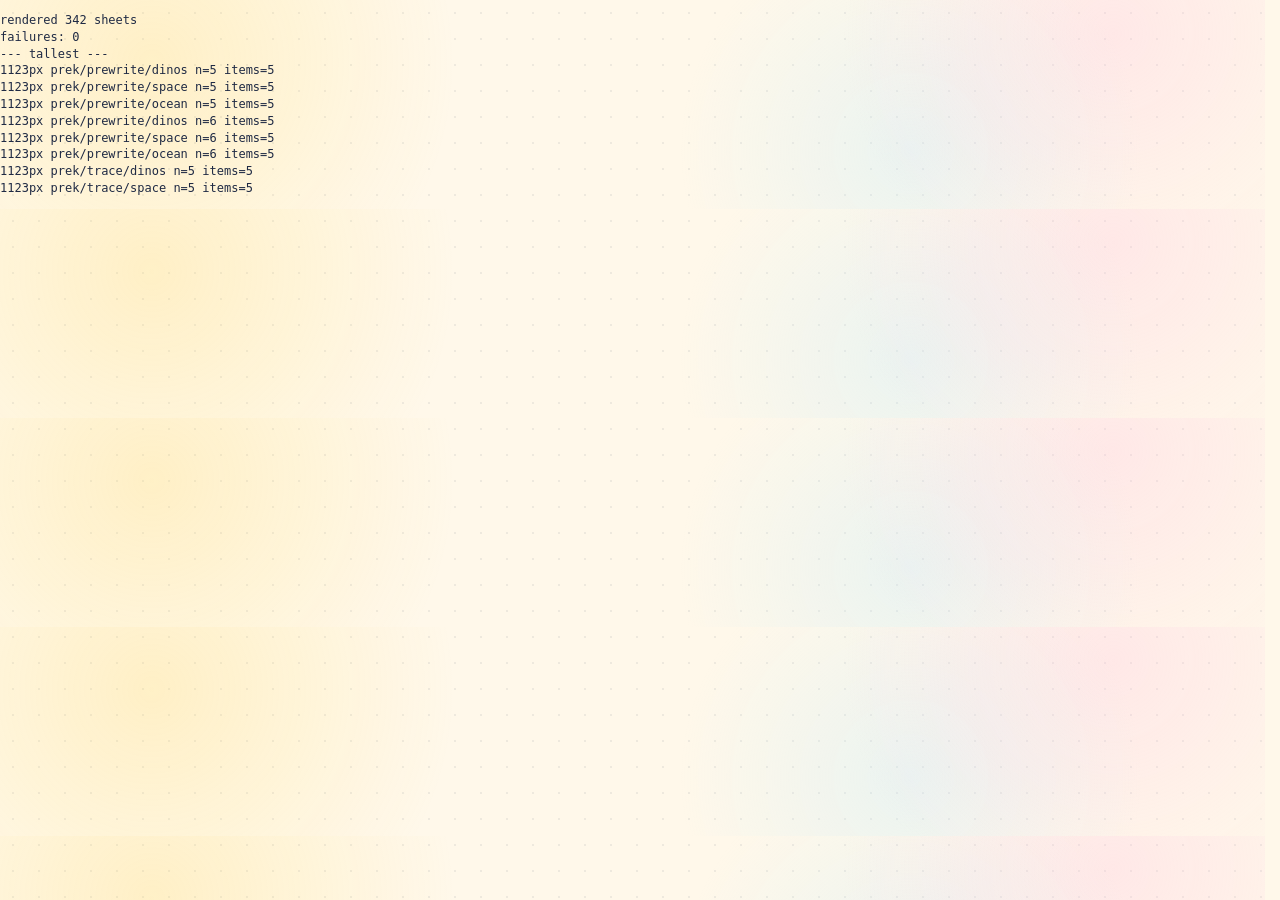
<file: tools/audit.html>
<!DOCTYPE html>
<html lang="en">
<head>
  <meta charset="UTF-8">
  <title>SquiggleMath A4 fit audit</title>
  <link rel="stylesheet" href="../styles.css">
  <link rel="stylesheet" href="../generator.css">
  <link rel="stylesheet" href="../worksheet-ages.css">
  <script src="../engine.js"></script>
</head>
<body>
  <div id="stage" style="width:794px"></div>
  <pre id="out" style="font:12px/1.4 monospace"></pre>
  <script>
  (function () {
    try {
    const SM = window.SquiggleMath;
    const levels = ['prek', 'k', 'g1'];
    const themes = ['dinos', 'space', 'ocean'];
    const results = [];
    const stage = document.getElementById('stage');

    levels.forEach((level) => {
      const band = SM.DIFFICULTIES[level];
      const activities = SM.generatorActivitiesFor(level);
      const counts = [band.defaultProblems, band.maxProblems];
      activities.forEach((activity) => {
        counts.forEach((problems) => {
          themes.forEach((theme) => {
            const sheet = SM.buildWorksheet({
              difficulty: level,
              activity,
              theme,
              problems,
              seed: 12345 + problems,
              includeKey: false,
            });
            stage.innerHTML = sheet.html;
            SM.addThinkingSpace(stage);
            const worksheet = stage.querySelector('.worksheet');
            const body = stage.querySelector('.ws-body');
            const h = Math.ceil(worksheet.getBoundingClientRect().height);
            const bodyOverflow = Math.max(0, body.scrollHeight - body.clientHeight);
            const items = body.querySelectorAll(
              '.count-card,.shape-card,.compare-card,.pattern-row,.trace-row,.problem,.card,' +
              '.bond-card,.tally-card,.word-problem,.tenframe-card,.dice-card,.picture-eq,' +
              '.beforeafter-card,.sequence-row,.greater-card,.place-card,.ordinal-card,' +
              '.numberline-card,.numberword-card,.place100-card,.evenodd-card,.fraction-card,' +
              '.clock-card,.money-card,.factfamily-card,.vertical-problem,.array-card,.graph-card,' +
              '.round-card,.solid-card,.prewrite-row,.colour-card,.samediff-row,.position-card,' +
              '.hunt-card,.dot-card,.sortbin-wrap,.maketen-card,.teen-card,.measure-card,' +
              '.symmetry-card,.counton-card,.order-row,.balance-card,.unitmeasure-card,' +
              '.fractionset-card,.moreless-card'
            ).length;
            results.push({
              level,
              activity,
              theme,
              problems,
              h,
              bodyOverflow,
              items,
              ok: h <= 1124 && bodyOverflow === 0,
            });
          });
        });
      });
    });

    const failures = results.filter((r) => !r.ok);
    const tallest = results.slice().sort((a, b) => b.h - a.h).slice(0, 8);
    const lines = [];
    lines.push(`rendered ${results.length} sheets`);
    lines.push(`failures: ${failures.length}`);
    failures.forEach((r) => {
      lines.push(`FAIL ${r.level} ${r.activity} ${r.theme} n=${r.problems} h=${r.h} bodyOverflow=${r.bodyOverflow} items=${r.items}`);
    });
    lines.push('--- tallest ---');
    tallest.forEach((r) => {
      lines.push(`${r.h}px ${r.level}/${r.activity}/${r.theme} n=${r.problems} items=${r.items}`);
    });
    document.getElementById('out').textContent = lines.join('\n');
    stage.innerHTML = '';
    } catch (error) {
      document.getElementById('out').textContent = 'AUDIT ERROR: ' + (error && error.stack ? error.stack : error);
    }
  })();
  </script>
</body>
</html>
</file>
<file: styles.css>
/* =========================================================
   SquiggleMath — site styles
   A playful, hand-drawn-inspired design system.
   ========================================================= */

:root {
  --ink: #1f2a44;
  --ink-soft: #53617e;
  --ink-faint: #8390a8;
  --cream: #fff8ea;
  --paper: #ffffff;
  --yellow: #ffd447;
  --yellow-deep: #f5b72b;
  --mint: #b8f2d8;
  --mint-deep: #2f9e6b;
  --pink: #ffc3e1;
  --pink-deep: #e8559c;
  --blue: #bfeaff;
  --blue-deep: #268fbf;
  --purple: #ddd1ff;
  --purple-deep: #7257c9;
  --coral: #ff8f7a;
  --line: rgba(31, 42, 68, 0.12);
  --shadow-sm: 0 4px 14px rgba(31, 42, 68, 0.07);
  --shadow-md: 0 16px 40px rgba(31, 42, 68, 0.12);
  --shadow-lg: 0 30px 70px rgba(31, 42, 68, 0.18);
  --radius-sm: 12px;
  --radius-md: 20px;
  --radius-lg: 28px;
  --font-display: "Fredoka", "Trebuchet MS", sans-serif;
  --font-body: "Quicksand", "Segoe UI", sans-serif;
  --ease-bounce: cubic-bezier(0.34, 1.56, 0.64, 1);
  --page-max: 1180px;
}

*,
*::before,
*::after {
  box-sizing: border-box;
}

html {
  scroll-behavior: smooth;
  scroll-padding-top: 100px;
  -webkit-text-size-adjust: 100%;
  scrollbar-gutter: stable;
}

body {
  margin: 0;
  font-family: var(--font-body);
  font-size: 17px;
  font-weight: 500;
  line-height: 1.6;
  color: var(--ink);
  background-color: var(--cream);
  background-image:
    radial-gradient(circle at 12% 30%, rgba(255, 212, 71, 0.22), transparent 27%),
    radial-gradient(circle at 88% 16%, rgba(255, 195, 225, 0.3), transparent 24%),
    radial-gradient(circle at 72% 72%, rgba(191, 234, 255, 0.32), transparent 25%),
    radial-gradient(rgba(31, 42, 68, 0.075) 1px, transparent 1.5px);
  background-size: auto, auto, auto, 26px 26px;
  overflow-x: hidden;
}

body.modal-open {
  overflow: hidden;
}

img,
svg {
  display: block;
  max-width: 100%;
}

h1, h2, h3, h4 {
  margin: 0;
  font-family: var(--font-display);
  font-weight: 600;
  line-height: 1.08;
  letter-spacing: -0.02em;
}

p {
  margin: 0;
}

a {
  color: inherit;
  text-decoration: none;
}

button,
input,
select {
  font: inherit;
}

button,
select {
  cursor: pointer;
}

button {
  color: inherit;
}

ul, ol {
  margin: 0;
  padding: 0;
  list-style: none;
}

::selection {
  color: var(--ink);
  background: var(--yellow);
}

:focus-visible {
  outline: 3px solid var(--ink);
  outline-offset: 3px;
}

.container {
  width: min(100% - 48px, var(--page-max));
  margin-inline: auto;
}

.skip-link {
  position: fixed;
  top: 10px;
  left: 10px;
  z-index: 300;
  padding: 10px 18px;
  border-radius: 999px;
  color: var(--ink);
  background: var(--yellow);
  font-weight: 700;
  transform: translateY(-150%);
  transition: transform 0.2s ease;
}

.skip-link:focus {
  transform: translateY(0);
}

/* ---------- shared bits ---------- */

.eyebrow {
  display: inline-flex;
  align-items: center;
  gap: 9px;
  margin-bottom: 18px;
  font-family: var(--font-display);
  font-size: 0.82rem;
  font-weight: 600;
  letter-spacing: 0.11em;
  text-transform: uppercase;
  color: var(--ink-soft);
}

.eyebrow__dot {
  width: 10px;
  height: 10px;
  border-radius: 50%;
  background: var(--coral);
  box-shadow: 0 0 0 4px rgba(255, 143, 122, 0.2);
}

.eyebrow__dot--pink { background: var(--pink-deep); box-shadow: 0 0 0 4px rgba(232, 85, 156, 0.16); }
.eyebrow__dot--blue { background: var(--blue-deep); box-shadow: 0 0 0 4px rgba(38, 143, 191, 0.16); }
.eyebrow__dot--yellow { background: var(--yellow-deep); box-shadow: 0 0 0 4px rgba(245, 183, 43, 0.2); }

.marker {
  position: relative;
  display: inline-block;
  z-index: 0;
  white-space: nowrap;
}

.marker::after {
  content: "";
  position: absolute;
  z-index: -1;
  left: -2%;
  right: -2%;
  bottom: 5%;
  height: 34%;
  border-radius: 4px 10px 6px 12px;
  background: var(--yellow);
  transform: rotate(-1.4deg);
}

.marker--mint::after { background: var(--mint); }
.marker--pink::after { background: var(--pink); }

.section {
  padding: 92px 0;
}

.section-head {
  display: flex;
  align-items: flex-end;
  justify-content: space-between;
  gap: 40px;
  margin-bottom: 46px;
}

.section-head h2 {
  max-width: 760px;
  font-size: clamp(2.1rem, 4vw, 3.35rem);
}

.section-lede {
  max-width: 620px;
  margin-top: 18px;
  font-size: 1.05rem;
  color: var(--ink-soft);
}

.section-head--center {
  justify-content: center;
  text-align: center;
}

.section-head--center .section-lede {
  margin-inline: auto;
}

.section-head--center h2 {
  max-width: none;
}

.text-link {
  flex: none;
  padding-bottom: 4px;
  border-bottom: 2px solid var(--ink);
  font-family: var(--font-display);
  font-weight: 600;
  transition: color 0.2s ease, border-color 0.2s ease, transform 0.2s ease;
}

.text-link:hover {
  color: var(--pink-deep);
  border-color: var(--pink-deep);
  transform: translateY(-2px);
}

/* ---------- buttons ---------- */

.btn {
  --btn-bg: var(--yellow);
  --btn-fg: var(--ink);
  display: inline-flex;
  align-items: center;
  justify-content: center;
  gap: 9px;
  min-height: 48px;
  padding: 12px 22px;
  border: 2px solid transparent;
  border-radius: 999px;
  background: var(--btn-bg);
  color: var(--btn-fg);
  font-family: var(--font-display);
  font-size: 1rem;
  font-weight: 600;
  line-height: 1.1;
  text-align: center;
  box-shadow: 0 5px 0 rgba(31, 42, 68, 0.16);
  transition:
    transform 0.22s var(--ease-bounce),
    box-shadow 0.22s ease,
    background-color 0.18s ease,
    color 0.18s ease;
}

.btn svg {
  width: 1.15em;
  height: 1.15em;
  flex: none;
}

.btn:hover {
  transform: translateY(-3px) rotate(-0.6deg);
  box-shadow: 0 9px 0 rgba(31, 42, 68, 0.16);
}

.btn:active {
  transform: translateY(1px);
  box-shadow: 0 2px 0 rgba(31, 42, 68, 0.16);
}

.btn--primary {
  --btn-bg: var(--yellow);
  --btn-fg: var(--ink);
  border-color: rgba(31, 42, 68, 0.08);
}

.btn--primary:hover {
  --btn-bg: #ffdd6f;
}

.btn--ink {
  --btn-bg: var(--ink);
  --btn-fg: #fffdf7;
  box-shadow: 0 5px 0 rgba(31, 42, 68, 0.32);
}

.btn--ink:hover {
  --btn-bg: #2a3859;
  box-shadow: 0 9px 0 rgba(31, 42, 68, 0.32);
}

.btn--ghost {
  --btn-bg: rgba(255, 255, 255, 0.55);
  --btn-fg: var(--ink);
  border-color: var(--ink);
  box-shadow: 0 5px 0 rgba(31, 42, 68, 0.1);
}

.btn--ghost:hover {
  --btn-bg: #fff;
}

.btn--small {
  min-height: 40px;
  padding: 9px 17px;
  font-size: 0.9rem;
}

.btn--lg {
  min-height: 56px;
  padding: 15px 28px;
  font-size: 1.06rem;
}

.btn--block {
  width: 100%;
}

.icon-btn {
  display: grid;
  place-items: center;
  width: 42px;
  height: 42px;
  padding: 0;
  border: 2px solid var(--line);
  border-radius: 50%;
  background: #fff;
  transition: transform 0.2s var(--ease-bounce), background 0.2s ease, border-color 0.2s ease;
}

.icon-btn svg {
  width: 18px;
  height: 18px;
}

.icon-btn:hover {
  transform: rotate(6deg) scale(1.06);
  background: var(--pink);
  border-color: transparent;
}

/* ---------- header ---------- */

.site-header {
  position: sticky;
  top: 0;
  z-index: 50;
  border-bottom: 1px solid transparent;
  background: rgba(255, 248, 234, 0.82);
  backdrop-filter: blur(16px);
  -webkit-backdrop-filter: blur(16px);
  transition: border-color 0.25s ease, box-shadow 0.25s ease;
}

.site-header.is-scrolled {
  border-bottom-color: var(--line);
  box-shadow: 0 8px 30px rgba(31, 42, 68, 0.06);
}

.site-header__inner {
  display: flex;
  align-items: center;
  gap: 32px;
  min-height: 78px;
}

.brand {
  display: inline-flex;
  align-items: center;
  gap: 10px;
  flex: none;
  font-family: var(--font-display);
  font-size: 1.42rem;
  font-weight: 600;
  letter-spacing: -0.03em;
}

.brand__mark {
  width: 42px;
  height: 42px;
  flex: none;
  transform: rotate(-4deg);
  transition: transform 0.3s var(--ease-bounce);
}

.brand:hover .brand__mark {
  transform: rotate(6deg) scale(1.06);
}

.brand__name span {
  color: var(--pink-deep);
}

.site-nav {
  display: flex;
  align-items: center;
  gap: 28px;
  margin-left: auto;
  font-family: var(--font-display);
  font-size: 0.96rem;
  font-weight: 500;
}

.site-nav a {
  position: relative;
  padding: 6px 0;
}

.site-nav a::after {
  content: "";
  position: absolute;
  left: 0;
  right: 100%;
  bottom: 0;
  height: 3px;
  border-radius: 3px;
  background: var(--pink);
  transition: right 0.22s ease;
}

.site-nav a:hover::after {
  right: 0;
}

.site-nav__current {
  position: relative;
  padding: 6px 0;
  color: var(--ink);
  font-weight: 600;
}

.site-nav__current::after {
  content: "";
  position: absolute;
  left: 0;
  right: 0;
  bottom: 0;
  height: 3px;
  border-radius: 3px;
  background: var(--pink);
}

.header-cta {
  flex: none;
}

/* ---------- hero ---------- */

.hero {
  position: relative;
  padding: 64px 0 84px;
  overflow: hidden;
}

.hero::before {
  content: "";
  position: absolute;
  top: -140px;
  left: 50%;
  width: 1200px;
  height: 850px;
  transform: translateX(-50%);
  border-radius: 50%;
  background: radial-gradient(ellipse at center, rgba(255, 255, 255, 0.82) 0%, rgba(255, 255, 255, 0) 68%);
  pointer-events: none;
}

.hero__inner {
  position: relative;
  display: grid;
  grid-template-columns: 1.04fr 0.96fr;
  align-items: center;
  gap: 50px;
}

.hero h1 {
  margin: 0 0 24px;
  font-size: clamp(3rem, 6vw, 5.1rem);
  font-weight: 600;
  line-height: 0.99;
  letter-spacing: -0.035em;
}

.hero__lede {
  max-width: 520px;
  font-size: clamp(1.02rem, 1.5vw, 1.16rem);
  color: var(--ink-soft);
}

.hero__actions {
  display: flex;
  flex-wrap: wrap;
  gap: 14px;
  margin-top: 32px;
}

.hero__proof {
  display: flex;
  flex-wrap: wrap;
  gap: 10px 24px;
  margin-top: 34px;
  font-size: 0.92rem;
  font-weight: 600;
  color: var(--ink-soft);
}

.hero__proof li {
  display: flex;
  align-items: center;
  gap: 8px;
}

.check {
  display: grid;
  place-items: center;
  width: 21px;
  height: 21px;
  border-radius: 50%;
  background: var(--mint);
  color: #1c7650;
  font-size: 0.72rem;
  font-weight: 700;
}

/* hero art */

.hero__art {
  position: relative;
  display: grid;
  place-items: center;
  min-height: 560px;
  isolation: isolate;
}

.blob {
  position: absolute;
  z-index: -1;
  border-radius: 48% 52% 62% 38% / 44% 38% 62% 56%;
  animation: blob-breathe 9s ease-in-out infinite alternate;
}

.blob--yellow {
  width: 430px;
  height: 430px;
  top: 44px;
  right: 4px;
  background: var(--yellow);
  transform: rotate(12deg);
}

.blob--mint {
  width: 260px;
  height: 260px;
  left: -20px;
  bottom: 18px;
  background: var(--mint);
  transform: rotate(-18deg);
  animation-delay: -3s;
}

.blob--pink {
  width: 190px;
  height: 190px;
  right: -24px;
  bottom: 28px;
  background: var(--pink);
  transform: rotate(9deg);
  animation-delay: -5s;
}

.paper-stack {
  position: relative;
  width: min(390px, 82%);
  aspect-ratio: 0.78;
}

.hero-sheet {
  position: absolute;
  inset: 0;
  border-radius: 22px;
  background: #fffdf7;
  box-shadow: 0 26px 50px rgba(31, 42, 68, 0.18);
  transform-origin: center;
}

.hero-sheet--back {
  top: -30px;
  left: 34px;
  right: -30px;
  bottom: 42px;
  padding: 30px 28px;
  background: #f1edff;
  transform: rotate(7deg);
  box-shadow: 0 20px 40px rgba(31, 42, 68, 0.12);
}

.hero-sheet--front {
  padding: 30px 30px 24px;
  transform: rotate(-2.5deg);
  animation: paper-float 7s ease-in-out infinite;
}

.hero-sheet__row {
  display: flex;
  align-items: center;
  justify-content: space-between;
}

.mini-label {
  font-family: var(--font-display);
  font-size: 0.76rem;
  font-weight: 600;
  letter-spacing: 0.08em;
  text-transform: uppercase;
  color: var(--purple-deep);
}

.hero-sheet__dots {
  display: flex;
  gap: 5px;
}

.hero-sheet__dots i {
  width: 7px;
  height: 7px;
  border-radius: 50%;
  background: var(--purple-deep);
  opacity: 0.5;
}

.hero-bond {
  width: 100%;
  margin-top: 16px;
}

.hero-sheet__ticks {
  display: flex;
  gap: 8px;
  margin-top: 12px;
}

.hero-sheet__ticks span {
  width: 34px;
  height: 3px;
  border-radius: 3px;
  background: rgba(114, 87, 201, 0.35);
}

.hero-sheet__head {
  display: flex;
  align-items: center;
  justify-content: space-between;
  padding-bottom: 13px;
  border-bottom: 2px dashed rgba(31, 42, 68, 0.15);
}

.hero-logo {
  font-family: var(--font-display);
  font-size: 0.78rem;
  font-weight: 600;
  color: var(--mint-deep);
}

.hero-theme {
  display: grid;
  place-items: center;
  width: 34px;
  height: 34px;
  border-radius: 10px;
  background: var(--mint);
  font-size: 1.05rem;
}

.hero-sheet h2 {
  margin: 18px 0 2px;
  font-size: 2rem;
  color: var(--ink);
}

.hero-sheet__sub {
  font-size: 0.78rem;
  font-weight: 600;
  color: var(--ink-soft);
}

.hero-eq {
  display: flex;
  align-items: center;
  justify-content: space-between;
  gap: 14px;
  margin-top: 13px;
  padding: 8px 12px;
  border-radius: 10px;
  background: #fff8ea;
  font-family: var(--font-display);
  font-size: 1.35rem;
  font-weight: 600;
}

.hero-answer {
  width: 40px;
  height: 26px;
  border: 2px solid rgba(31, 42, 68, 0.25);
  border-radius: 7px;
  background: #fff;
}

.hero-count {
  display: flex;
  align-items: center;
  justify-content: space-between;
  margin-top: 14px;
  padding: 10px 12px;
  border-radius: 12px;
  background: #e7f9f0;
}

.hero-count__emojis {
  font-size: 1.25rem;
  letter-spacing: 2px;
}

.hero-count__box {
  display: grid;
  place-items: center;
  width: 38px;
  height: 32px;
  border-radius: 8px;
  background: #fff;
  border: 2px dashed var(--mint-deep);
  font-family: var(--font-display);
  font-weight: 600;
  color: var(--mint-deep);
}

.hero-sheet__stars {
  margin-top: 14px;
  color: var(--yellow-deep);
  font-size: 0.9rem;
  letter-spacing: 10px;
  text-align: right;
}

.sticker {
  position: absolute;
  z-index: 4;
  display: grid;
  place-items: center;
  font-family: var(--font-display);
  font-weight: 600;
  text-align: center;
  line-height: 1.1;
  box-shadow: 0 8px 0 rgba(31, 42, 68, 0.13);
}

.sticker--print {
  top: 26px;
  left: -6px;
  width: 104px;
  height: 104px;
  padding: 16px;
  border-radius: 50%;
  background: var(--pink);
  font-size: 0.94rem;
  transform: rotate(-12deg);
  animation: sticker-wiggle 5s ease-in-out infinite;
}

.sticker--infinite {
  right: -8px;
  bottom: 66px;
  padding: 11px 18px;
  border-radius: 999px;
  background: var(--blue);
  font-size: 0.85rem;
  transform: rotate(5deg);
}

.float-emoji {
  position: absolute;
  z-index: 3;
  display: grid;
  place-items: center;
  width: 54px;
  height: 54px;
  border-radius: 16px;
  background: #fff;
  box-shadow: 0 10px 24px rgba(31, 42, 68, 0.14);
  font-size: 1.65rem;
  animation: floaty 5.5s ease-in-out infinite alternate;
}

.float-emoji--1 { top: 50px; right: 6px; transform: rotate(9deg); }
.float-emoji--2 { top: 44%; left: -28px; transform: rotate(-8deg); animation-delay: -1.8s; }
.float-emoji--3 { bottom: 16px; left: 28px; transform: rotate(6deg); animation-delay: -3.2s; }
.float-emoji--4 { right: 44px; bottom: 8px; width: 46px; height: 46px; font-size: 1.3rem; transform: rotate(-5deg); animation-delay: -2.4s; }

.hero-doodle {
  position: absolute;
  top: 4px;
  right: 24px;
  width: 100px;
  opacity: 0.28;
  transform: rotate(8deg);
}

@keyframes blob-breathe {
  from { border-radius: 48% 52% 62% 38% / 44% 38% 62% 56%; transform: rotate(8deg) scale(1); }
  to { border-radius: 56% 44% 42% 58% / 55% 60% 40% 45%; transform: rotate(15deg) scale(1.04); }
}

@keyframes paper-float {
  0%, 100% { transform: rotate(-2.5deg) translateY(0); }
  50% { transform: rotate(-1deg) translateY(-9px); }
}

@keyframes sticker-wiggle {
  0%, 100% { transform: rotate(-12deg); }
  50% { transform: rotate(-8deg) scale(1.03); }
}

@keyframes floaty {
  from { translate: 0 0; }
  to { translate: 0 -12px; }
}

/* ---------- marquee ---------- */

.marquee {
  overflow: hidden;
  border-block: 2px solid rgba(31, 42, 68, 0.1);
  background: var(--yellow);
  transform: rotate(-0.6deg) scale(1.02);
}

.marquee__track {
  display: flex;
  align-items: center;
  gap: 30px;
  width: max-content;
  padding: 13px 0;
  animation: marquee-scroll 38s linear infinite;
}

.marquee__track span {
  font-family: var(--font-display);
  font-size: 1.02rem;
  font-weight: 500;
  white-space: nowrap;
}

.marquee__track i {
  font-style: normal;
  font-size: 0.7rem;
  opacity: 0.55;
}

@keyframes marquee-scroll {
  to { transform: translateX(-50%); }
}

/* =========================================================
   Library
   ========================================================= */

.library {
  position: relative;
  padding-top: 100px;
}

.levels {
  display: grid;
  gap: 30px;
}

.level {
  --level-accent: var(--mint-deep);
  --level-soft: #e9fbf2;
  --level-card: #fffdf8;
  position: relative;
  padding: 24px;
  border: 2px solid rgba(31, 42, 68, 0.09);
  border-radius: var(--radius-lg);
  background: var(--level-soft);
  box-shadow: var(--shadow-sm);
  overflow: hidden;
}

.level::before {
  content: "";
  position: absolute;
  top: -80px;
  right: -60px;
  width: 260px;
  height: 260px;
  border-radius: 50%;
  background: rgba(255, 255, 255, 0.48);
  pointer-events: none;
}

.level--k {
  --level-accent: var(--blue-deep);
  --level-soft: #eaf7fe;
}

.level--g1 {
  --level-accent: var(--pink-deep);
  --level-soft: #fdebf5;
}

.level__head {
  position: relative;
  display: flex;
  align-items: center;
  gap: 20px;
  padding: 2px 6px 20px;
}

.level__badge {
  display: inline-flex;
  flex-direction: column;
  gap: 1px;
  flex: none;
  min-width: 116px;
  padding: 10px 16px;
  border-radius: 16px;
  background: var(--level-accent);
  color: #fff;
  font-family: var(--font-display);
  font-size: 1.02rem;
  font-weight: 600;
  line-height: 1.1;
  text-align: center;
  transform: rotate(-1.5deg);
  box-shadow: 0 4px 0 rgba(31, 42, 68, 0.13);
}

.level__badge small {
  font-family: var(--font-body);
  font-size: 0.68rem;
  font-weight: 700;
  letter-spacing: 0.06em;
  text-transform: uppercase;
  opacity: 0.9;
}

.level__heading {
  min-width: 0;
}

.level__heading h3 {
  font-size: clamp(1.4rem, 2.4vw, 1.8rem);
}

.level__heading p {
  margin-top: 3px;
  font-size: 0.92rem;
  color: var(--ink-soft);
}

.level__count {
  display: inline-block;
  margin-left: 4px;
  padding: 1px 8px;
  border-radius: 999px;
  background: var(--level-soft);
  font-size: 0.7rem;
  font-weight: 700;
  letter-spacing: 0.02em;
  white-space: nowrap;
}

.level__sticker {
  margin-left: auto;
  display: grid;
  place-items: center;
  width: 54px;
  height: 54px;
  flex: none;
  border-radius: 50%;
  background: rgba(255, 255, 255, 0.7);
  font-size: 1.6rem;
  transform: rotate(6deg);
}

.printables-grid {
  position: relative;
  display: grid;
  grid-template-columns: repeat(4, minmax(0, 1fr));
  gap: 18px;
}

/* filters + progressive reveal — rendered by script.js */

.library-tools {
  display: flex;
  align-items: center;
  justify-content: space-between;
  flex-wrap: wrap;
  gap: 10px 18px;
  margin: 0 0 18px;
  padding: 9px 12px;
  border: 2px solid rgba(31, 42, 68, 0.07);
  border-radius: 16px;
  background: rgba(255, 255, 255, 0.58);
}

.filter-chips {
  display: flex;
  flex-wrap: wrap;
  gap: 6px;
}

.filter-chip {
  display: inline-flex;
  align-items: center;
  gap: 5px;
  padding: 6px 11px;
  border: 2px solid transparent;
  border-radius: 999px;
  background: transparent;
  font-family: var(--font-display);
  font-size: 0.75rem;
  font-weight: 600;
  line-height: 1.2;
  color: var(--ink-soft);
  transition: background 0.18s ease, color 0.18s ease, border-color 0.18s ease;
}

.filter-chip span {
  min-width: 20px;
  padding: 1px 5px;
  border-radius: 999px;
  background: rgba(31, 42, 68, 0.07);
  font-family: var(--font-body);
  font-size: 0.62rem;
  font-weight: 700;
  text-align: center;
}

.filter-chip:hover {
  background: var(--level-soft);
  color: var(--ink);
}

.filter-chip.is-active {
  border-color: var(--level-accent);
  background: var(--level-accent);
  color: #fff;
}

.filter-chip.is-active span {
  background: rgba(255, 255, 255, 0.24);
  color: #fff;
}

.library-count {
  flex: none;
  font-size: 0.74rem;
  font-weight: 600;
  color: var(--ink-faint);
}

.library-count strong {
  color: var(--ink);
}

.library-more {
  display: flex;
  align-items: center;
  justify-content: center;
  flex-wrap: wrap;
  gap: 10px;
  margin-top: 20px;
}

.library-show-all {
  padding: 5px 4px;
  border: 0;
  border-bottom: 2px solid rgba(31, 42, 68, 0.22);
  background: none;
  font-family: var(--font-display);
  font-size: 0.76rem;
  font-weight: 600;
  color: var(--ink-soft);
  transition: color 0.2s ease, border-color 0.2s ease;
}

.library-browse-all {
  margin-top: 18px;
  text-align: center;
}

@media (max-width: 760px) {
  .library-tools {
    align-items: flex-start;
    padding: 10px;
  }

  .filter-chip {
    padding: 5px 9px;
    font-size: 0.7rem;
  }

  .library-count {
    margin-left: auto;
  }
}

.library-more[hidden] {
  display: none;
}

/* printable card — rendered by JS */

.sheet-card {
  display: flex;
  flex-direction: column;
  width: 100%;
  padding: 0;
  border: 2px solid rgba(31, 42, 68, 0.09);
  border-radius: 20px;
  background: var(--level-card);
  color: inherit;
  font-family: var(--font-body);
  text-align: left;
  text-decoration: none;
  overflow: hidden;
  box-shadow: 0 3px 0 rgba(31, 42, 68, 0.05);
  transition:
    transform 0.25s var(--ease-bounce),
    box-shadow 0.25s ease,
    border-color 0.25s ease;
}

.sheet-card:hover {
  transform: translateY(-7px) rotate(-0.6deg);
  border-color: var(--level-accent);
  box-shadow: 0 18px 35px rgba(31, 42, 68, 0.13);
}

.sheet-card:focus-visible {
  outline: 3px solid var(--level-accent);
  outline-offset: 3px;
}

.sheet-card__preview {
  position: relative;
  display: grid;
  place-items: center;
  height: 186px;
  padding: 20px 18px 0;
  overflow: hidden;
  background:
    radial-gradient(circle at 20% 15%, rgba(255, 255, 255, 0.8), transparent 32%),
    var(--level-soft);
}

.sheet-card__number {
  position: absolute;
  top: 10px;
  left: 12px;
  z-index: 2;
  padding: 3px 8px;
  border-radius: 999px;
  background: rgba(255, 255, 255, 0.9);
  box-shadow: 0 3px 8px rgba(31, 42, 68, 0.08);
  font-family: var(--font-display);
  font-size: 0.6rem;
  font-weight: 600;
  letter-spacing: 0.05em;
  color: var(--level-accent);
}

.sheet-card__preview::after {
  content: "";
  position: absolute;
  inset: auto 0 0;
  height: 44%;
  background: linear-gradient(to top, rgba(31, 42, 68, 0.05), transparent);
  pointer-events: none;
}

.mini-paper {
  position: relative;
  display: flex;
  flex-direction: column;
  width: 168px;
  height: 206px;
  padding: 14px 14px 12px;
  border-radius: 9px 9px 6px 6px;
  background: #fff;
  box-shadow: 0 10px 25px rgba(31, 42, 68, 0.16);
  transform: rotate(-2deg) translateY(9px);
  transition: transform 0.3s var(--ease-bounce);
}

.sheet-card:hover .mini-paper {
  transform: rotate(1deg) translateY(2px) scale(1.03);
}

.mini-paper__top {
  display: flex;
  align-items: center;
  justify-content: space-between;
  padding-bottom: 6px;
  border-bottom: 1px dashed rgba(31, 42, 68, 0.15);
  color: var(--level-accent);
  font-family: var(--font-display);
  font-size: 0.48rem;
  font-weight: 600;
}

.mini-paper__top span:last-child {
  font-size: 0.72rem;
}

.mini-paper__title {
  margin: 8px 0 7px;
  font-family: var(--font-display);
  font-size: 0.76rem;
  font-weight: 600;
  line-height: 1.1;
  color: var(--ink);
}

.mini-paper__board {
  display: flex;
  flex: 1;
  flex-direction: column;
  justify-content: center;
  gap: 5px;
  min-height: 0;
  overflow: hidden;
}

.mini-paper__footer {
  height: 3px;
  border-radius: 3px;
  background: var(--level-soft);
}

.mini-paper__footer::before {
  content: "";
  display: block;
  width: 45%;
  height: 3px;
  border-radius: 3px;
  background: var(--level-accent);
  opacity: 0.35;
}

.theme-pill {
  position: absolute;
  right: 12px;
  bottom: 10px;
  z-index: 2;
  padding: 4px 9px;
  border-radius: 999px;
  background: rgba(255, 255, 255, 0.9);
  box-shadow: 0 3px 8px rgba(31, 42, 68, 0.1);
  font-size: 0.62rem;
  font-weight: 700;
  letter-spacing: 0.02em;
}

.sheet-card__body {
  display: flex;
  flex: 1;
  flex-direction: column;
  padding: 16px 17px 17px;
}

.sheet-card__tags {
  display: flex;
  flex-wrap: wrap;
  gap: 5px;
  margin-bottom: 8px;
}

.chip {
  display: inline-flex;
  align-items: center;
  padding: 3px 8px;
  border-radius: 999px;
  background: var(--level-soft);
  color: var(--ink-soft);
  font-size: 0.64rem;
  font-weight: 700;
  letter-spacing: 0.03em;
  line-height: 1.35;
  text-transform: uppercase;
}

.sheet-card__title {
  display: block;
  font-family: var(--font-display);
  font-size: 1.1rem;
  font-weight: 600;
  line-height: 1.15;
  letter-spacing: -0.01em;
}

.sheet-card__desc {
  display: block;
  margin-top: 5px;
  font-size: 0.82rem;
  line-height: 1.45;
  color: var(--ink-soft);
}

.sheet-card__cta {
  display: flex;
  align-items: center;
  justify-content: space-between;
  gap: 8px;
  margin-top: auto;
  padding-top: 13px;
  color: var(--level-accent);
  font-family: var(--font-display);
  font-size: 0.82rem;
  font-weight: 600;
}

.sheet-card__cta .arrow {
  display: grid;
  place-items: center;
  width: 25px;
  height: 25px;
  border-radius: 50%;
  background: var(--level-soft);
  transition: transform 0.25s var(--ease-bounce), background 0.2s ease;
}

.sheet-card:hover .sheet-card__cta .arrow {
  transform: translateX(3px) rotate(-8deg);
  background: var(--level-accent);
  color: #fff;
}

/* mini preview internals */

.mini-eq {
  display: flex;
  align-items: center;
  justify-content: space-between;
  gap: 6px;
  font-family: var(--font-display);
  font-size: 0.83rem;
  font-weight: 500;
  line-height: 1;
}

.mini-eq span:last-child {
  width: 18px;
  height: 14px;
  border: 1.3px solid rgba(31, 42, 68, 0.28);
  border-radius: 4px;
}

.mini-eq--missing .mini-blank {
  display: inline-block;
  width: 16px;
  height: 14px;
  margin-inline: 2px;
  border: 1.3px dashed var(--level-accent);
  border-radius: 4px;
  background: var(--level-soft);
  vertical-align: -2px;
}

.mini-trace-row {
  display: flex;
  align-items: center;
  gap: 4px;
}

.mini-trace-svg {
  width: 27px;
  height: 29px;
  color: var(--ink);
  opacity: 0.9;
}

.mini-trace-line {
  flex: 1;
  height: 1px;
  border-top: 1px dashed rgba(31, 42, 68, 0.28);
}

.mini-count {
  display: flex;
  align-items: center;
  gap: 7px;
  min-height: 26px;
  padding-bottom: 4px;
  border-bottom: 1px dashed rgba(31, 42, 68, 0.12);
}

.mini-count__emojis {
  flex: 1;
  font-size: 0.81rem;
  letter-spacing: 0.5px;
  line-height: 1.2;
  overflow: hidden;
  white-space: nowrap;
}

.mini-count__box {
  display: grid;
  place-items: center;
  width: 20px;
  height: 18px;
  flex: none;
  border: 1.4px solid rgba(31, 42, 68, 0.28);
  border-radius: 4px;
  font-family: var(--font-display);
  font-size: 0.6rem;
  color: var(--ink-soft);
}

.mini-shapes {
  display: flex;
  align-items: center;
  gap: 4px;
  padding-bottom: 3px;
}

.mini-shape {
  display: inline-block;
  width: 10px;
  height: 10px;
  flex: none;
}

.mini-shape--circle { border-radius: 50%; background: var(--level-accent); }
.mini-shape--square { background: var(--pink-deep); border-radius: 1px; }
.mini-shape--triangle { width: 0; height: 0; border-left: 6px solid transparent; border-right: 6px solid transparent; border-bottom: 11px solid var(--blue-deep); }
.mini-shape--star { color: var(--yellow-deep); font-size: 0.85rem; line-height: 1; width: auto; height: auto; }

.mini-compare {
  display: flex;
  align-items: center;
  justify-content: space-between;
  min-height: 25px;
  padding-bottom: 2px;
  border-bottom: 1px dashed rgba(31, 42, 68, 0.12);
}

.mini-compare em {
  font-style: normal;
  line-height: 1;
}

.mini-compare__hint {
  width: 12px;
  height: 12px;
  border: 1.5px dashed var(--level-accent);
  border-radius: 50%;
}

.mini-bond {
  width: 100%;
  max-height: 92px;
}

.mini-tally-row {
  display: flex;
  align-items: center;
  justify-content: space-between;
  min-height: 23px;
  padding-bottom: 3px;
  border-bottom: 1px dashed rgba(31, 42, 68, 0.12);
}

.mini-tally {
  display: flex;
  align-items: center;
  gap: 10px;
  height: 17px;
}

.mini-tally-group {
  position: relative;
  display: flex;
  gap: 2px;
  height: 100%;
}

.mini-tally-group b {
  display: block;
  width: 1.4px;
  height: 100%;
  border-radius: 2px;
  background: var(--ink);
}

.mini-tally-group::after {
  content: "";
  position: absolute;
  top: 47%;
  left: -2px;
  width: calc(100% + 4px);
  height: 1.4px;
  border-radius: 2px;
  background: var(--ink);
  transform: rotate(-16deg);
}

.mini-story {
  display: flex;
  align-items: flex-start;
  gap: 5px;
  font-size: 0.54rem;
  line-height: 1.35;
  color: var(--ink-soft);
}

.mini-story span:first-child {
  font-size: 0.72rem;
  line-height: 1.1;
}

.mini-story__line {
  display: block;
  width: 72%;
  margin-top: 3px;
  border-top: 1px dashed rgba(31, 42, 68, 0.28);
}

.mini-eq--solo > span:last-child {
  width: auto;
  height: auto;
  border: 0;
  border-radius: 0;
}

.mini-pattern {
  display: flex;
  align-items: center;
  gap: 4px;
  padding-bottom: 3px;
}

.mini-pattern .ws-shape {
  width: 12px;
  height: 12px;
}

.mini-pattern__blank {
  width: 13px;
  height: 13px;
  margin-left: 2px;
  border: 1.4px dashed var(--level-accent);
  border-radius: 4px;
}

.mini-hunt {
  display: flex;
  justify-content: space-between;
  gap: 2px;
  padding: 2px 0;
  color: var(--ink);
  font-family: var(--font-display);
  font-size: 0.78rem;
  font-weight: 600;
}

.mini-hunt span {
  display: grid;
  place-items: center;
  width: 18px;
  height: 18px;
  border-radius: 50%;
}

.mini-hunt .is-target {
  border: 1.6px dashed var(--level-accent);
  color: var(--level-accent);
}

.mini-samediff {
  display: flex;
  align-items: center;
  justify-content: space-between;
  min-height: 24px;
  padding-bottom: 3px;
  border-bottom: 1px dashed rgba(31, 42, 68, 0.12);
  font-size: 0.8rem;
  letter-spacing: 2px;
}

.mini-samediff__box {
  width: 15px;
  height: 15px;
  border: 1.4px dashed var(--level-accent);
  border-radius: 50%;
}

.mini-sort {
  display: flex;
  align-items: center;
  gap: 6px;
  min-height: 31px;
  padding-bottom: 3px;
  border-bottom: 1px dashed rgba(31, 42, 68, 0.12);
}

.mini-sort__label {
  flex: none;
  width: 27px;
  color: var(--ink-soft);
  font-family: var(--font-display);
  font-size: 0.52rem;
  font-weight: 600;
  letter-spacing: 0.04em;
  text-transform: uppercase;
}

.mini-sort__set {
  display: flex;
  flex: 1;
  align-items: center;
  gap: 5px;
}

.mini-sort__set .ws-shape {
  width: 12px;
  height: 12px;
}

.mini-sort__set em {
  font-style: normal;
  font-size: 0.72rem;
  line-height: 1;
}

.mini-counton {
  display: flex;
  align-items: center;
  gap: 3px;
  padding-bottom: 4px;
  color: var(--ink);
  font-family: var(--font-display);
  font-size: 0.66rem;
  font-weight: 600;
}

.mini-counton b {
  display: grid;
  place-items: center;
  width: 17px;
  height: 17px;
  border-radius: 50%;
  background: var(--level-soft);
}

.mini-counton i {
  color: var(--ink-soft);
  font-size: 0.55rem;
  font-style: normal;
}

.mini-counton__blank {
  width: 17px;
  height: 17px;
  margin-left: auto;
  border: 1.3px solid rgba(31, 42, 68, 0.28);
  border-radius: 4px;
}

.mini-place {
  display: flex;
  align-items: center;
  gap: 8px;
  padding-bottom: 5px;
  border-bottom: 1px dashed rgba(31, 42, 68, 0.1);
}

.mini-place__rods {
  display: flex;
  gap: 3px;
  height: 22px;
}

.mini-place__rods i {
  display: block;
  width: 6px;
  height: 100%;
  border: 1px solid rgba(31, 42, 68, 0.35);
  border-radius: 1px;
  background: var(--level-soft);
}

.mini-place__ones {
  display: flex;
  flex-wrap: wrap;
  gap: 2px;
  width: 26px;
}

.mini-place__ones b {
  display: block;
  width: 5px;
  height: 5px;
  border: 1px solid rgba(31, 42, 68, 0.35);
  border-radius: 1px;
  background: var(--level-soft);
}

.mini-place .mini-count__box,
.mini-money .mini-count__box,
.mini-time .mini-count__box,
.mini-fraction .mini-count__box {
  margin-left: auto;
}

.mini-money {
  display: flex;
  align-items: center;
  gap: 5px;
  padding-bottom: 5px;
  border-bottom: 1px dashed rgba(31, 42, 68, 0.1);
}

.mini-coin {
  display: grid;
  place-items: center;
  width: 23px;
  height: 23px;
  border: 1.6px solid;
  border-radius: 50%;
  font-family: var(--font-display);
  font-size: 0.44rem;
  font-weight: 700;
}

.mini-coin--gold {
  border-color: #d8a91f;
  background: #fff3cf;
  color: #8a6410;
}

.mini-coin--silver {
  border-color: #9aa5b4;
  background: #f1f3f6;
  color: #4a5568;
}

.mini-coin--copper {
  border-color: #c27a4e;
  background: #fbe9dd;
  color: #8a4a24;
}

.mini-time {
  display: flex;
  align-items: center;
  gap: 7px;
  padding-bottom: 4px;
}

.mini-clock {
  width: 34px;
  height: 34px;
  flex: none;
  color: var(--level-accent);
}

.mini-time__digital {
  font-family: var(--font-display);
  font-size: 0.7rem;
  font-weight: 600;
  color: var(--ink);
}

.mini-fraction {
  display: flex;
  align-items: center;
  gap: 8px;
  padding-bottom: 4px;
}

.mini-fraction__pie {
  width: 34px;
  height: 34px;
  flex: none;
  color: var(--level-accent);
}

/* =========================================================
   Generator studio
   ========================================================= */

.generator {
  position: relative;
  padding-top: 84px;
}

.generator::before {
  content: "";
  position: absolute;
  inset: 0;
  z-index: -1;
  background:
    radial-gradient(ellipse at 10% 40%, rgba(255, 195, 225, 0.26), transparent 42%),
    radial-gradient(ellipse at 90% 60%, rgba(184, 242, 216, 0.3), transparent 42%);
  pointer-events: none;
}

.studio {
  display: grid;
  grid-template-columns: 342px minmax(0, 1fr);
  align-items: start;
  gap: 28px;
  padding: 26px;
  border: 2px solid rgba(31, 42, 68, 0.09);
  border-radius: 34px;
  background: rgba(255, 255, 255, 0.6);
  box-shadow: 0 24px 60px rgba(31, 42, 68, 0.08);
  backdrop-filter: blur(8px);
}

.panel {
  position: sticky;
  top: 96px;
  padding: 24px;
  border: 2px solid rgba(31, 42, 68, 0.1);
  border-radius: 24px;
  background: #fffdf8;
  box-shadow: var(--shadow-sm);
}

.field-group {
  margin: 0 0 22px;
  padding: 0;
  border: 0;
}

.field-label {
  display: block;
  margin-bottom: 10px;
  padding: 0;
  font-family: var(--font-display);
  font-size: 0.82rem;
  font-weight: 600;
  letter-spacing: 0.05em;
  text-transform: uppercase;
  color: var(--ink-soft);
}

.difficulty-list {
  display: grid;
  gap: 8px;
}

.difficulty-option {
  display: block;
  cursor: pointer;
}

.difficulty-option input {
  position: absolute;
  width: 1px;
  height: 1px;
  margin: -1px;
  padding: 0;
  border: 0;
  clip: rect(0 0 0 0);
  clip-path: inset(50%);
  overflow: hidden;
  white-space: nowrap;
}

.difficulty-card {
  display: flex;
  align-items: center;
  gap: 12px;
  padding: 10px 12px;
  border: 2px solid rgba(31, 42, 68, 0.1);
  border-radius: 14px;
  background: #fff;
  transition: border-color 0.18s ease, background 0.18s ease, transform 0.18s var(--ease-bounce), box-shadow 0.18s ease;
}

.difficulty-option:hover .difficulty-card {
  transform: translateX(2px);
  border-color: rgba(31, 42, 68, 0.3);
}

.difficulty-option input:focus-visible + .difficulty-card {
  outline: 3px solid var(--ink);
  outline-offset: 2px;
}

.difficulty-option input:checked + .difficulty-card {
  border-color: var(--ink);
  background: var(--yellow);
  box-shadow: 0 4px 0 rgba(31, 42, 68, 0.15);
}

.difficulty-card__ages {
  display: grid;
  place-items: center;
  width: 42px;
  height: 42px;
  flex: none;
  border-radius: 11px;
  background: var(--cream);
  font-family: var(--font-display);
  font-size: 0.78rem;
  font-weight: 600;
  letter-spacing: -0.02em;
}

.difficulty-option input:checked + .difficulty-card .difficulty-card__ages {
  background: rgba(255, 255, 255, 0.65);
}

.difficulty-card__text {
  display: flex;
  flex: 1;
  flex-direction: column;
  line-height: 1.2;
  min-width: 0;
}

.difficulty-card__text strong {
  font-family: var(--font-display);
  font-size: 0.94rem;
  font-weight: 600;
}

.difficulty-card__text small {
  margin-top: 2px;
  font-size: 0.7rem;
  font-weight: 600;
  color: var(--ink-soft);
  white-space: nowrap;
  overflow: hidden;
  text-overflow: ellipsis;
}

.difficulty-option input:checked + .difficulty-card .difficulty-card__text small {
  color: rgba(31, 42, 68, 0.7);
}

.difficulty-card__check {
  display: grid;
  place-items: center;
  width: 19px;
  height: 19px;
  flex: none;
  border: 2px solid rgba(31, 42, 68, 0.2);
  border-radius: 50%;
  color: transparent;
  font-size: 0.62rem;
  font-weight: 700;
  transition: background 0.18s ease, color 0.18s ease, border-color 0.18s ease;
}

.difficulty-option input:checked + .difficulty-card .difficulty-card__check {
  background: var(--ink);
  border-color: var(--ink);
  color: #fff;
}

.pill-group {
  display: grid;
  grid-template-columns: repeat(4, 1fr);
  gap: 6px;
  padding: 5px;
  border: 2px solid rgba(31, 42, 68, 0.08);
  border-radius: 14px;
  background: #fff;
}

.pill-group label {
  position: relative;
  cursor: pointer;
}

.pill-group input {
  position: absolute;
  width: 1px;
  height: 1px;
  margin: -1px;
  clip: rect(0 0 0 0);
  clip-path: inset(50%);
  overflow: hidden;
}

.pill-group span {
  display: grid;
  place-items: center;
  min-height: 38px;
  border-radius: 9px;
  font-family: var(--font-display);
  font-size: 0.92rem;
  font-weight: 500;
  transition: background 0.18s ease, color 0.18s ease, transform 0.18s var(--ease-bounce);
}

.pill-group label:hover span {
  background: var(--cream);
}

.pill-group input:checked + span {
  background: var(--ink);
  color: #fff;
  box-shadow: 0 3px 0 rgba(31, 42, 68, 0.2);
}

.pill-group input:focus-visible + span {
  outline: 3px solid var(--ink);
  outline-offset: 2px;
}

.select-wrap {
  position: relative;
  display: flex;
  align-items: center;
  border: 2px solid rgba(31, 42, 68, 0.14);
  border-radius: 13px;
  background: #fff;
  transition: border-color 0.18s ease;
}

.select-wrap:focus-within {
  border-color: var(--ink);
}

.select-emoji {
  display: grid;
  place-items: center;
  width: 40px;
  height: 44px;
  flex: none;
  border-right: 1px solid var(--line);
  font-size: 1.18rem;
}

.select-wrap select {
  width: 100%;
  height: 44px;
  padding: 0 38px 0 12px;
  border: 0;
  border-radius: 13px;
  background: transparent;
  color: var(--ink);
  font-family: var(--font-display);
  font-size: 0.94rem;
  font-weight: 500;
  appearance: none;
  -webkit-appearance: none;
  outline: 0;
}

.select-chevron {
  position: absolute;
  right: 13px;
  width: 15px;
  height: 15px;
  pointer-events: none;
  color: var(--ink-soft);
}

.field-hint {
  margin-top: 7px;
  font-size: 0.76rem;
  color: var(--ink-faint);
}

.switch-row {
  display: flex;
  align-items: center;
  justify-content: space-between;
  gap: 14px;
  margin: 0 0 22px;
  padding: 13px 14px;
  border: 2px solid rgba(31, 42, 68, 0.08);
  border-radius: 14px;
  background: #fff;
  cursor: pointer;
}

.switch-row__text {
  display: flex;
  flex-direction: column;
  line-height: 1.25;
}

.switch-row__text strong {
  font-family: var(--font-display);
  font-size: 0.9rem;
  font-weight: 600;
}

.switch-row__text small {
  margin-top: 2px;
  font-size: 0.69rem;
  font-weight: 600;
  color: var(--ink-soft);
}

.switch-row input {
  position: absolute;
  width: 1px;
  height: 1px;
  margin: -1px;
  clip: rect(0 0 0 0);
  clip-path: inset(50%);
  overflow: hidden;
}

.switch {
  position: relative;
  width: 44px;
  height: 26px;
  flex: none;
  border-radius: 999px;
  background: #d9dee8;
  transition: background 0.2s ease;
}

.switch span {
  position: absolute;
  top: 3px;
  left: 3px;
  width: 20px;
  height: 20px;
  border-radius: 50%;
  background: #fff;
  box-shadow: 0 2px 5px rgba(31, 42, 68, 0.2);
  transition: transform 0.22s var(--ease-bounce);
}

.switch-row input:checked + .switch {
  background: var(--mint-deep);
}

.switch-row input:checked + .switch span {
  transform: translateX(18px);
}

.switch-row input:focus-visible + .switch {
  outline: 3px solid var(--ink);
  outline-offset: 3px;
}

.generate-btn {
  margin-top: 2px;
}

.generate-btn__icon {
  transition: transform 0.5s ease;
}

.generate-btn.is-spinning .generate-btn__icon {
  transform: rotate(360deg);
}

.panel__note {
  display: flex;
  gap: 10px;
  align-items: flex-start;
  margin-top: 18px;
  padding-top: 16px;
  border-top: 1px dashed rgba(31, 42, 68, 0.15);
}

.panel__note span {
  font-size: 1.1rem;
  line-height: 1.25;
}

.panel__note p {
  font-size: 0.73rem;
  line-height: 1.45;
  color: var(--ink-faint);
}

/* stage */

.stage {
  min-width: 0;
}

.stage__bar {
  display: flex;
  align-items: center;
  justify-content: space-between;
  flex-wrap: wrap;
  gap: 12px;
  margin-bottom: 16px;
}

.stage__status {
  display: flex;
  align-items: center;
  gap: 8px;
  font-size: 0.82rem;
  font-weight: 600;
  color: var(--ink-soft);
}

.live-dot {
  width: 8px;
  height: 8px;
  border-radius: 50%;
  background: var(--mint-deep);
  box-shadow: 0 0 0 4px rgba(47, 158, 107, 0.16);
  animation: live-pulse 2.4s ease-in-out infinite;
}

@keyframes live-pulse {
  0%, 100% { box-shadow: 0 0 0 4px rgba(47, 158, 107, 0.16); }
  50% { box-shadow: 0 0 0 7px rgba(47, 158, 107, 0.08); }
}

.paper-scene {
  position: relative;
  padding: 22px;
  border-radius: 24px;
  background-color: #e8e0d2;
  background-image:
    radial-gradient(rgba(31, 42, 68, 0.12) 1px, transparent 1.4px),
    radial-gradient(ellipse at 50% 0%, rgba(255, 255, 255, 0.55), transparent 70%);
  background-size: 20px 20px, auto;
  border: 2px solid rgba(31, 42, 68, 0.1);
  overflow: hidden;
}

.paper-frame {
  position: relative;
  width: 100%;
  min-height: 300px;
  transition: height 0.25s ease;
}

.worksheet-canvas {
  position: absolute;
  top: 0;
  left: 0;
  width: 794px;
  transform-origin: top left;
  transition: opacity 0.22s ease;
}

.worksheet-canvas.is-swapping {
  opacity: 0;
}

.worksheet-canvas.is-new .worksheet:first-child {
  animation: sheet-in 0.4s var(--ease-bounce);
}

@keyframes sheet-in {
  from { opacity: 0; transform: translateY(14px) rotate(-0.4deg); }
  to { opacity: 1; transform: translateY(0) rotate(0); }
}

.stage__hint {
  margin-top: 12px;
  font-size: 0.75rem;
  text-align: center;
  color: var(--ink-faint);
}

/* =========================================================
   How it works + closing CTA
   ========================================================= */

.how {
  padding-bottom: 110px;
}

.how__grid {
  display: grid;
  grid-template-columns: 0.9fr 1.1fr;
  gap: 60px;
  align-items: center;
  margin-bottom: 70px;
}

.how__intro h2 {
  margin-bottom: 18px;
  font-size: clamp(2rem, 3.7vw, 3rem);
}

.how__intro p {
  max-width: 440px;
  color: var(--ink-soft);
}

.steps {
  display: grid;
  gap: 14px;
}

.step {
  display: flex;
  align-items: flex-start;
  gap: 17px;
  padding: 18px 20px;
  border: 2px solid rgba(31, 42, 68, 0.09);
  border-radius: 18px;
  background: #fffdf8;
  box-shadow: var(--shadow-sm);
  transition: transform 0.22s var(--ease-bounce), box-shadow 0.22s ease;
}

.step:hover {
  transform: translateX(5px) rotate(-0.3deg);
  box-shadow: var(--shadow-md);
}

.step__num {
  display: grid;
  place-items: center;
  width: 42px;
  height: 42px;
  flex: none;
  border-radius: 13px;
  background: var(--yellow);
  font-family: var(--font-display);
  font-size: 1.15rem;
  font-weight: 600;
  transform: rotate(-4deg);
}

.step:nth-child(2) .step__num { background: var(--mint); }
.step:nth-child(3) .step__num { background: var(--pink); }

.step h3 {
  margin-bottom: 2px;
  font-size: 1.08rem;
}

.step p {
  font-size: 0.85rem;
  line-height: 1.5;
  color: var(--ink-soft);
}

.closing-cta {
  position: relative;
  display: flex;
  align-items: center;
  justify-content: space-between;
  gap: 30px;
  padding: 42px 48px;
  border-radius: 30px;
  background:
    radial-gradient(circle at 85% 20%, rgba(255, 255, 255, 0.3), transparent 25%),
    var(--yellow);
  box-shadow: 0 18px 0 rgba(31, 42, 68, 0.08);
  overflow: hidden;
}

.closing-cta h2 {
  font-size: clamp(1.7rem, 3vw, 2.4rem);
}

.closing-cta p {
  margin-top: 5px;
  color: rgba(31, 42, 68, 0.72);
}

.closing-cta__emoji {
  position: absolute;
  right: 38%;
  bottom: -22px;
  font-size: 4.6rem;
  opacity: 0.22;
  transform: rotate(-12deg);
}

/* =========================================================
   Studio promo
   ========================================================= */

.studio-promo__card {
  display: flex;
  align-items: center;
  justify-content: space-between;
  gap: 30px;
  padding: 42px 48px;
  border-radius: 30px;
  background:
    radial-gradient(circle at 85% 20%, rgba(255, 255, 255, 0.3), transparent 25%),
    var(--blue);
  box-shadow: 0 18px 0 rgba(31, 42, 68, 0.08);
  overflow: hidden;
}

.studio-promo__card h2 {
  font-size: clamp(1.7rem, 3vw, 2.4rem);
}

.studio-promo__card p {
  margin-top: 5px;
  color: rgba(31, 42, 68, 0.72);
}

.studio-promo__card .section-lede {
  max-width: 520px;
}

/* =========================================================
   Footer
   ========================================================= */

.site-footer {
  position: relative;
  padding: 64px 0 28px;
  background: var(--ink);
  color: #fffdf7;
}

.site-footer::before {
  content: "";
  position: absolute;
  top: -21px;
  left: 0;
  width: 100%;
  height: 24px;
  background:
    radial-gradient(circle at 12px 22px, var(--ink) 12px, transparent 13px) repeat-x;
  background-size: 24px 24px;
}

.site-footer__inner {
  display: grid;
  grid-template-columns: 1fr auto;
  gap: 40px;
}

.site-footer__brand p {
  margin-top: 14px;
  font-size: 0.88rem;
  line-height: 1.55;
  color: rgba(255, 253, 247, 0.58);
}

.brand--light {
  color: #fffdf7;
}

.brand--light .brand__name span {
  color: var(--pink);
}

.footer-nav {
  display: flex;
  gap: 70px;
}

.footer-nav h3 {
  margin-bottom: 12px;
  font-size: 0.85rem;
  font-weight: 600;
  letter-spacing: 0.05em;
  text-transform: uppercase;
  color: rgba(255, 253, 247, 0.45);
}

.footer-nav a {
  display: block;
  margin: 6px 0;
  font-size: 0.88rem;
  color: rgba(255, 253, 247, 0.82);
  transition: color 0.2s ease, transform 0.2s ease;
}

.footer-nav a:hover {
  color: var(--yellow);
  transform: translateX(3px);
}

.site-footer__bottom {
  grid-column: 1 / -1;
  display: flex;
  align-items: center;
  justify-content: space-between;
  gap: 20px;
  margin-top: 22px;
  padding-top: 22px;
  border-top: 1px solid rgba(255, 253, 247, 0.12);
  font-size: 0.75rem;
  color: rgba(255, 253, 247, 0.48);
}

.footer-badge {
  display: inline-flex;
  align-items: center;
  gap: 6px;
  flex: none;
  padding: 5px 12px;
  border: 1px solid rgba(255, 253, 247, 0.15);
  border-radius: 999px;
}

.footer-badge span {
  color: var(--pink);
}

/* =========================================================
   Preview modal
   ========================================================= */

.modal {
  position: fixed;
  inset: 0;
  z-index: 100;
  display: grid;
  place-items: center;
  padding: 22px;
  visibility: hidden;
  opacity: 0;
  transition: opacity 0.22s ease, visibility 0.22s ease;
}

.modal.is-open {
  visibility: visible;
  opacity: 1;
}

.modal__backdrop {
  position: absolute;
  inset: 0;
  background: rgba(24, 31, 49, 0.62);
  backdrop-filter: blur(5px);
  -webkit-backdrop-filter: blur(5px);
}

.modal__dialog {
  position: relative;
  display: flex;
  flex-direction: column;
  width: min(950px, 95vw);
  max-height: 92vh;
  border: 2px solid rgba(255, 255, 255, 0.3);
  border-radius: 26px;
  background: var(--cream);
  box-shadow: var(--shadow-lg);
  transform: translateY(18px) scale(0.97);
  transition: transform 0.25s var(--ease-bounce);
  overflow: hidden;
}

.modal.is-open .modal__dialog {
  transform: translateY(0) scale(1);
}

.modal__head {
  display: flex;
  align-items: flex-start;
  justify-content: space-between;
  gap: 20px;
  padding: 20px 24px 16px;
  border-bottom: 1px solid var(--line);
  background: #fffdf8;
}

.modal__eyebrow {
  margin-bottom: 4px;
  font-family: var(--font-display);
  font-size: 0.72rem;
  font-weight: 600;
  letter-spacing: 0.09em;
  text-transform: uppercase;
  color: var(--pink-deep);
}

.modal__head h2 {
  font-size: clamp(1.3rem, 2.4vw, 1.7rem);
}

.modal__desc {
  margin-top: 4px;
  font-size: 0.8rem;
  color: var(--ink-soft);
}

.modal__stage {
  flex: 1;
  min-height: 250px;
  padding: 22px;
  overflow-y: auto;
  overscroll-behavior: contain;
  background-color: #e8e0d2;
  background-image:
    radial-gradient(rgba(31, 42, 68, 0.12) 1px, transparent 1.4px),
    radial-gradient(ellipse at 50% 0%, rgba(255, 255, 255, 0.55), transparent 70%);
  background-size: 20px 20px, auto;
}

.modal__frame {
  position: relative;
  width: 100%;
  min-height: 300px;
}

.modal__actions {
  display: flex;
  align-items: center;
  justify-content: flex-end;
  gap: 12px;
  padding: 14px 24px;
  border-top: 1px solid var(--line);
  background: #fffdf8;
}

.modal__actions .btn {
  min-height: 44px;
  font-size: 0.92rem;
}

.modal-open .site-header {
  z-index: 40;
}

/* =========================================================
   Toast + noscript
   ========================================================= */

.toast {
  position: fixed;
  bottom: 24px;
  left: 50%;
  z-index: 150;
  max-width: min(90vw, 380px);
  padding: 12px 20px;
  border: 2px solid var(--ink);
  border-radius: 999px;
  background: #fffdf8;
  box-shadow: 0 6px 0 rgba(31, 42, 68, 0.18);
  font-family: var(--font-display);
  font-size: 0.9rem;
  font-weight: 500;
  text-align: center;
  pointer-events: none;
  opacity: 0;
  transform: translate(-50%, 16px);
  transition: opacity 0.22s ease, transform 0.22s var(--ease-bounce);
}

.toast.is-visible {
  opacity: 1;
  transform: translate(-50%, 0);
}

.noscript {
  position: fixed;
  inset: auto 16px 16px;
  z-index: 200;
  padding: 14px 20px;
  border: 2px solid var(--ink);
  border-radius: 14px;
  background: var(--yellow);
  text-align: center;
  font-weight: 700;
}

/* =========================================================
   The worksheet (fixed A4 canvas, scaled on screen by JS)
   ========================================================= */

.worksheet {
  --ws-accent: #2f8f5b;
  --ws-accent-soft: #e1f7e9;
  position: relative;
  display: flex;
  flex-direction: column;
  width: 794px;
  min-height: 1123px;
  padding: 34px 42px 24px;
  border-radius: 18px;
  background:
    radial-gradient(circle at 90% 8%, var(--ws-accent-soft), transparent 26%),
    #fff;
  color: var(--ink);
  font-family: var(--font-body);
  box-shadow:
    0 2px 0 rgba(255, 255, 255, 0.8) inset,
    0 28px 65px rgba(31, 42, 68, 0.26),
    0 6px 18px rgba(31, 42, 68, 0.14);
  box-sizing: border-box;
  overflow: hidden;
}

.worksheet + .worksheet {
  margin-top: 26px;
}

.ws-topline {
  display: flex;
  align-items: center;
  justify-content: space-between;
  gap: 16px;
  padding-bottom: 12px;
  border-bottom: 2px solid var(--ws-accent);
}

.ws-brand {
  display: flex;
  align-items: center;
  gap: 7px;
  font-family: var(--font-display);
  font-size: 15px;
  font-weight: 600;
  letter-spacing: -0.02em;
}

.ws-brand svg {
  width: 30px;
  height: 30px;
}

.ws-brand small {
  display: block;
  margin-left: 3px;
  font-family: var(--font-body);
  font-size: 7px;
  font-weight: 700;
  letter-spacing: 0.12em;
  text-transform: uppercase;
  color: var(--ink-faint);
}

.ws-theme-pill {
  display: inline-flex;
  align-items: center;
  gap: 5px;
  padding: 4px 10px;
  border-radius: 999px;
  background: var(--ws-accent-soft);
  color: var(--ink);
  font-size: 9px;
  font-weight: 700;
  letter-spacing: 0.05em;
  text-transform: uppercase;
}

.ws-title {
  padding-top: 14px;
}

.ws-kicker {
  margin-bottom: 3px;
  font-family: var(--font-display);
  font-size: 9.5px;
  font-weight: 600;
  letter-spacing: 0.13em;
  text-transform: uppercase;
  color: var(--ws-accent);
}

.ws-heading {
  font-size: 32px;
  font-weight: 600;
  line-height: 1.05;
  letter-spacing: -0.025em;
}

.ws-sub {
  max-width: 560px;
  margin-top: 3px;
  font-size: 12.5px;
  line-height: 1.4;
  color: var(--ink-soft);
}

.ws-meta {
  display: flex;
  gap: 30px;
  margin-top: 13px;
}

.ws-meta__item {
  display: flex;
  align-items: flex-end;
  gap: 7px;
  flex: 1;
  font-size: 9px;
  font-weight: 700;
  letter-spacing: 0.08em;
  text-transform: uppercase;
  color: var(--ink-faint);
}

.ws-meta__item i {
  flex: 1;
  height: 17px;
  border-bottom: 1.5px dotted rgba(31, 42, 68, 0.38);
}

.ws-meta__item--date {
  max-width: 240px;
}

.ws-instruction {
  display: flex;
  align-items: flex-start;
  gap: 8px;
  margin: 13px 0 14px;
  padding: 8px 12px;
  border-left: 4px solid var(--ws-accent);
  border-radius: 4px 9px 9px 4px;
  background: var(--ws-accent-soft);
  font-size: 11.5px;
  font-weight: 700;
  line-height: 1.42;
}

.ws-instruction > span:first-child {
  font-size: 13px;
  line-height: 1.2;
}

.ws-body {
  display: flex;
  flex: 1;
  flex-direction: column;
  gap: 15px;
  min-height: 0;
}

.ws-block {
  display: flex;
  flex-direction: column;
  gap: 9px;
}

.ws-block__title {
  display: flex;
  align-items: center;
  gap: 8px;
  font-size: 15px;
  font-weight: 600;
  letter-spacing: -0.01em;
}

.ws-block__badge {
  display: grid;
  place-items: center;
  width: 21px;
  height: 21px;
  border-radius: 50%;
  background: var(--ws-accent);
  color: #fff;
  font-family: var(--font-display);
  font-size: 10px;
  font-weight: 600;
}

.ws-block__hint {
  margin-left: auto;
  font-family: var(--font-body);
  font-size: 9px;
  font-weight: 700;
  letter-spacing: 0.05em;
  text-transform: uppercase;
  color: var(--ink-faint);
}

.ws-footer {
  display: flex;
  align-items: center;
  justify-content: space-between;
  gap: 16px;
  margin-top: 16px;
  padding-top: 9px;
  border-top: 1.5px dashed var(--ws-accent);
  font-size: 8.5px;
  font-weight: 700;
  letter-spacing: 0.07em;
  text-transform: uppercase;
  color: var(--ink-faint);
}

.ws-reward {
  display: flex;
  align-items: center;
  justify-content: space-between;
  gap: 12px;
  margin-top: 12px;
  padding: 7px 10px;
  border: 1.5px dashed var(--ws-accent);
  border-radius: 8px;
  background: #fffdf8;
  font-size: 9px;
  font-weight: 700;
  letter-spacing: 0.03em;
  color: var(--ink-soft);
}

.ws-reward__stars {
  flex: none;
  color: var(--ws-accent);
  font-size: 13px;
  letter-spacing: 4px;
}

.ws-footer span:first-child {
  color: var(--ws-accent);
}

/* --- equations --- */

.problem-grid {
  display: grid;
  grid-template-columns: repeat(2, minmax(0, 1fr));
  gap: 10px 40px;
}

.problem-grid--dense {
  grid-template-columns: repeat(2, minmax(0, 1fr));
  gap: 8px 34px;
}

.problem {
  display: flex;
  align-items: center;
  gap: 11px;
  min-height: 58px;
  padding: 2px 0;
  border-bottom: 1px dashed rgba(31, 42, 68, 0.17);
}

.problem-grid--dense .problem {
  gap: 9px;
  min-height: 53px;
}

.problem__num {
  display: grid;
  place-items: center;
  width: 24px;
  height: 24px;
  flex: none;
  border-radius: 50%;
  background: var(--ws-accent-soft);
  color: var(--ink);
  font-family: var(--font-display);
  font-size: 10.5px;
  font-weight: 600;
}

.problem-grid--dense .problem__num {
  width: 22px;
  height: 22px;
  font-size: 9.5px;
}

.equation {
  display: flex;
  align-items: center;
  gap: 9px;
  font-family: var(--font-display);
  font-size: 28px;
  font-weight: 500;
  line-height: 1;
  letter-spacing: 0.01em;
  white-space: nowrap;
}

.problem-grid--dense .equation {
  gap: 7px;
  font-size: 25px;
}

.equation .op {
  font-weight: 500;
  color: var(--ink-soft);
}

.eq-blank {
  display: inline-block;
  width: 54px;
  height: 36px;
  flex: none;
  border: 2px solid rgba(31, 42, 68, 0.28);
  border-radius: 7px;
  background: #fff;
}

.problem-grid--dense .eq-blank {
  width: 48px;
  height: 32px;
}

.eq-blank--missing {
  border: 2px dashed var(--ws-accent);
  background: var(--ws-accent-soft);
}

/* --- tracing --- */

.trace-grid {
  display: flex;
  flex-direction: column;
}

.trace-grid--compact .trace-row {
  min-height: 41px;
}

.trace-grid--large .trace-row {
  min-height: 86px;
}

.trace-grid--large .trace-row__key {
  width: 34px;
  height: 34px;
  font-size: 18px;
}

.trace-grid--large .trace-row__write {
  height: 34px;
}

.trace-row {
  display: flex;
  align-items: center;
  gap: 9px;
  padding: 1px 2px;
  border-bottom: 1px dashed rgba(31, 42, 68, 0.17);
}

.trace-row__key {
  display: grid;
  place-items: center;
  width: 28px;
  height: 28px;
  flex: none;
  border-radius: 8px;
  background: var(--ws-accent);
  color: #fff;
  font-family: var(--font-display);
  font-size: 15px;
  font-weight: 600;
}

.trace-row__copies {
  display: flex;
  align-items: center;
  gap: 2px;
}

.trace-glyph {
  width: 52px;
  height: 56px;
  flex: none;
  color: var(--ink);
}

.trace-grid--compact .trace-glyph {
  width: 36px;
  height: 38px;
}

.trace-row__write {
  flex: 1;
  height: 28px;
  margin-left: 8px;
  border-bottom: 1.5px dotted rgba(31, 42, 68, 0.35);
}

.trace-row__deco {
  width: 26px;
  flex: none;
  font-size: 14px;
  line-height: 1;
  text-align: center;
  opacity: 0.9;
}

.trace-grid--compact .trace-row__deco {
  display: none;
}

/* --- counting --- */

.count-grid {
  display: grid;
  grid-template-columns: repeat(3, minmax(0, 1fr));
  gap: 9px;
}

.count-grid--dense {
  grid-template-columns: repeat(4, minmax(0, 1fr));
  gap: 8px;
}

.count-grid--roomy {
  grid-template-columns: repeat(2, minmax(0, 1fr));
  gap: 8px;
}

.count-card {
  display: flex;
  flex-direction: column;
  justify-content: space-between;
  min-height: 88px;
  padding: 9px 10px 8px;
  border: 1.5px solid rgba(31, 42, 68, 0.16);
  border-radius: 10px;
  background: #fffdfa;
}

.count-grid--dense .count-card {
  min-height: 76px;
  padding: 7px 8px;
}

.count-grid--roomy .count-card {
  min-height: 104px;
  padding: 11px 14px 10px;
}

.count-card__emojis {
  display: flex;
  flex-wrap: wrap;
  align-content: flex-start;
  gap: 1px 2px;
  font-size: 19px;
  line-height: 1.28;
  letter-spacing: 0.5px;
}

.count-grid--dense .count-card__emojis {
  font-size: 15px;
  line-height: 1.25;
}

.count-grid--roomy .count-card__emojis {
  font-size: 28px;
}

.count-card__footer {
  display: flex;
  align-items: center;
  justify-content: space-between;
  gap: 5px;
  margin-top: 5px;
  padding-top: 5px;
  border-top: 1px dashed rgba(31, 42, 68, 0.14);
}

.count-card__prompt {
  font-size: 7.5px;
  font-weight: 700;
  letter-spacing: 0.04em;
  text-transform: uppercase;
  color: var(--ink-faint);
}

.count-card__box,
.shape-card__box {
  display: block;
  width: 32px;
  height: 24px;
  flex: none;
  border: 1.5px solid rgba(31, 42, 68, 0.35);
  border-radius: 6px;
  background: #fff;
}

/* --- shapes --- */

.shape-grid {
  display: grid;
  grid-template-columns: repeat(3, minmax(0, 1fr));
  gap: 9px;
}

.shape-grid--dense {
  grid-template-columns: repeat(4, minmax(0, 1fr));
  gap: 8px;
}

.shape-card {
  display: flex;
  flex-direction: column;
  justify-content: space-between;
  min-height: 100px;
  padding: 10px;
  border: 1.5px solid rgba(31, 42, 68, 0.16);
  border-radius: 10px;
  background: #fffdfa;
}

.shape-grid--dense .shape-card {
  min-height: 86px;
  padding: 8px;
}

.shape-card__shapes {
  display: flex;
  flex-wrap: wrap;
  align-items: center;
  gap: 4px;
  min-height: 40px;
}

.shape-grid--dense .shape-card__shapes {
  gap: 3px;
}

.ws-shape {
  width: 21px;
  height: 21px;
  flex: none;
}

.shape-grid--dense .ws-shape {
  width: 17px;
  height: 17px;
}

.shape-card__footer {
  display: flex;
  align-items: center;
  justify-content: space-between;
  gap: 5px;
  margin-top: 5px;
  padding-top: 5px;
  border-top: 1px dashed rgba(31, 42, 68, 0.14);
}

.shape-card__prompt {
  font-size: 7.5px;
  font-weight: 700;
  letter-spacing: 0.04em;
  text-transform: uppercase;
  color: var(--ink-faint);
}

/* --- size comparison --- */

.compare-grid {
  display: grid;
  grid-template-columns: repeat(2, minmax(0, 1fr));
  gap: 9px;
}

.compare-grid--dense {
  grid-template-columns: repeat(3, minmax(0, 1fr));
  gap: 8px;
}

.compare-card {
  display: flex;
  align-items: center;
  justify-content: space-between;
  gap: 10px;
  min-height: 86px;
  padding: 9px 10px;
  border: 1.5px solid rgba(31, 42, 68, 0.16);
  border-radius: 10px;
  background: #fffdfa;
}

.compare-grid--dense .compare-card {
  min-height: 70px;
  padding: 7px 8px;
}

.compare-card__prompt {
  max-width: 96px;
  font-size: 8.5px;
  font-weight: 700;
  line-height: 1.35;
  color: var(--ink-soft);
}

.compare-card__prompt strong {
  color: var(--ws-accent);
  text-transform: uppercase;
}

.compare-card__pair {
  display: flex;
  align-items: center;
  gap: 14px;
}

.compare-item {
  display: inline-block;
  line-height: 1;
  transform: rotate(-3deg);
}

.compare-item--big {
  font-size: 38px;
}

.compare-item--small {
  font-size: 20px;
  transform: rotate(5deg);
}

.compare-grid--dense .compare-item--big { font-size: 31px; }
.compare-grid--dense .compare-item--small { font-size: 16px; }

/* --- number bonds --- */

.bond-grid {
  display: grid;
  grid-template-columns: repeat(3, minmax(0, 1fr));
  gap: 8px;
}

.bond-grid--dense {
  grid-template-columns: repeat(4, minmax(0, 1fr));
}

.bond-card {
  display: grid;
  place-items: center;
  padding: 5px;
  border: 1.5px solid rgba(31, 42, 68, 0.16);
  border-radius: 10px;
  background: #fffdfa;
}

.bond-svg {
  width: 100%;
  max-width: 152px;
}

.bond-svg line {
  stroke: rgba(31, 42, 68, 0.3);
  stroke-width: 2;
  stroke-linecap: round;
}

.bond-svg circle {
  fill: #fff;
  stroke: var(--ws-accent);
  stroke-width: 2;
}

.bond-svg circle.bond-blank {
  fill: var(--ws-accent-soft);
  stroke-dasharray: 5 4;
}

.bond-svg text {
  font-family: var(--font-display);
  font-size: 20px;
  font-weight: 600;
  fill: var(--ink);
}

/* --- tally marks --- */

.tally-grid {
  display: grid;
  grid-template-columns: repeat(2, minmax(0, 1fr));
  gap: 9px;
}

.tally-grid--dense {
  grid-template-columns: repeat(3, minmax(0, 1fr));
}

.tally-card {
  display: flex;
  align-items: center;
  gap: 12px;
  min-height: 68px;
  padding: 8px 12px;
  border: 1.5px solid rgba(31, 42, 68, 0.16);
  border-radius: 10px;
  background: #fffdfa;
}

.tally-grid--dense .tally-card {
  min-height: 58px;
  gap: 8px;
  padding: 6px 9px;
}

.tally-card__num {
  display: grid;
  place-items: center;
  width: 21px;
  height: 21px;
  flex: none;
  border-radius: 50%;
  background: var(--ws-accent-soft);
  font-family: var(--font-display);
  font-size: 9px;
  font-weight: 600;
}

.tally-set {
  display: flex;
  align-items: center;
  gap: 15px;
  flex: 1;
  min-width: 0;
}

.tally-group {
  position: relative;
  display: flex;
  gap: 4px;
  height: 32px;
  flex: none;
}

.tally-grid--dense .tally-group {
  height: 26px;
  gap: 3px;
}

.tally-group b {
  display: block;
  width: 2px;
  height: 100%;
  border-radius: 2px;
  background: var(--ink);
}

.tally-group--five::after {
  content: "";
  position: absolute;
  top: 46%;
  left: -4px;
  width: calc(100% + 8px);
  height: 2px;
  border-radius: 2px;
  background: var(--ink);
  transform: rotate(-18deg);
}

.tally-card__box {
  display: block;
  width: 30px;
  height: 23px;
  flex: none;
  border: 1.5px solid rgba(31, 42, 68, 0.35);
  border-radius: 5px;
  background: #fff;
}

/* --- word problems --- */

.word-list {
  display: flex;
  flex-direction: column;
  gap: 8px;
}

.word-problem {
  display: flex;
  align-items: flex-start;
  gap: 10px;
  padding: 8px 11px;
  border: 1.5px solid rgba(31, 42, 68, 0.14);
  border-radius: 10px;
  background: #fffdfa;
}

.word-problem__num {
  display: grid;
  place-items: center;
  width: 22px;
  height: 22px;
  flex: none;
  margin-top: 1px;
  border-radius: 50%;
  background: var(--ws-accent-soft);
  font-family: var(--font-display);
  font-size: 9.5px;
  font-weight: 600;
}

.word-problem__body {
  flex: 1;
  min-width: 0;
}

.word-problem__text {
  display: flex;
  align-items: flex-start;
  gap: 7px;
  font-size: 11.5px;
  font-weight: 600;
  line-height: 1.45;
}

.word-problem__emoji {
  flex: none;
  font-size: 15px;
  line-height: 1.25;
}

.word-problem__answer {
  display: flex;
  align-items: flex-end;
  gap: 6px;
  margin-top: 3px;
  padding-left: 22px;
  font-size: 8px;
  font-weight: 700;
  letter-spacing: 0.08em;
  text-transform: uppercase;
  color: var(--ink-faint);
}

.word-problem__answer i {
  flex: 1;
  max-width: 230px;
  height: 15px;
  border-bottom: 1.5px dotted rgba(31, 42, 68, 0.35);
}

.word-workbox {
  margin-top: 2px;
  padding: 9px 11px 10px;
  border: 1.5px dashed rgba(31, 42, 68, 0.24);
  border-radius: 10px;
  background: #fffdfa;
}

/* Adaptive thinking space added by script.js when a sheet has spare room. */
.ws-workzone {
  display: flex;
  flex: 1 1 auto;
  flex-direction: column;
  min-height: 130px;
  max-height: 180px;
  margin-top: 2px;
  padding: 9px 11px 10px;
  border: 1.5px dashed rgba(31, 42, 68, 0.24);
  border-radius: 10px;
  background: #fffdfa;
}

.ws-workzone__head {
  display: flex;
  align-items: center;
  gap: 6px;
  font-size: 8.5px;
  font-weight: 700;
  letter-spacing: 0.06em;
  text-transform: uppercase;
  color: var(--ink-faint);
}

.ws-workzone__head span:first-child {
  font-size: 11px;
}

.ws-workzone__area {
  flex: 1;
  min-height: 60px;
  margin-top: 7px;
  border-radius: 7px;
  background-image: radial-gradient(rgba(31, 42, 68, 0.14) 1px, transparent 1.2px);
  background-size: 17px 17px;
}

.word-workbox__head {
  display: flex;
  align-items: center;
  gap: 6px;
  font-size: 8.5px;
  font-weight: 700;
  letter-spacing: 0.06em;
  text-transform: uppercase;
  color: var(--ink-faint);
}

.word-workbox__head span:first-child {
  font-size: 11px;
}

.word-workbox__area {
  height: 168px;
  margin-top: 7px;
  border-radius: 7px;
  background-image: radial-gradient(rgba(31, 42, 68, 0.14) 1px, transparent 1.2px);
  background-size: 17px 17px;
}

/* --- answer key page --- */

.worksheet--key {
  background:
    radial-gradient(circle at 90% 5%, var(--ws-accent-soft), transparent 23%),
    #fff;
}

.key-badge {
  display: inline-flex;
  align-items: center;
  gap: 5px;
  padding: 4px 10px;
  border-radius: 999px;
  background: var(--yellow);
  font-family: var(--font-display);
  font-size: 9px;
  font-weight: 600;
  letter-spacing: 0.06em;
  text-transform: uppercase;
  color: var(--ink);
}

.key-meta {
  display: flex;
  gap: 22px;
  margin-top: 16px;
  padding: 10px 14px;
  border: 1.5px dashed var(--ws-accent);
  border-radius: 10px;
  font-size: 10px;
  font-weight: 700;
  color: var(--ink-soft);
}

.key-meta strong {
  color: var(--ink);
}

.key-grid {
  display: grid;
  grid-template-columns: repeat(4, minmax(0, 1fr));
  gap: 8px;
  margin-top: 20px;
}

.key-item {
  display: flex;
  align-items: center;
  gap: 8px;
  min-height: 48px;
  padding: 7px 9px;
  border: 1.5px solid rgba(31, 42, 68, 0.13);
  border-radius: 9px;
  background: #fffdfa;
  font-family: var(--font-display);
  font-size: 17px;
  font-weight: 500;
}

.key-item b {
  display: grid;
  place-items: center;
  width: 22px;
  height: 22px;
  flex: none;
  border-radius: 50%;
  background: var(--ws-accent-soft);
  font-family: var(--font-body);
  font-size: 9px;
  font-weight: 700;
}

.key-note {
  margin-top: auto;
  padding: 14px 16px;
  border-radius: 10px;
  background: var(--cream);
  font-size: 10.5px;
  font-weight: 600;
  line-height: 1.5;
  color: var(--ink-soft);
}

/* =========================================================
   Responsive
   ========================================================= */

@media (max-width: 1100px) {
  .printables-grid {
    grid-template-columns: repeat(2, minmax(0, 1fr));
  }

  .hero__inner {
    gap: 30px;
  }

  .float-emoji--2 { left: -8px; }
}

@media (max-width: 980px) {
  .section {
    padding: 72px 0;
  }

  .hero {
    padding: 50px 0 68px;
  }

  .hero__inner {
    grid-template-columns: 1fr;
    text-align: center;
  }

  .hero__copy {
    display: flex;
    flex-direction: column;
    align-items: center;
  }

  .hero__lede {
    max-width: 580px;
  }

  .hero__actions,
  .hero__proof {
    justify-content: center;
  }

  .hero__art {
    width: min(100%, 560px);
    margin: 10px auto 0;
    min-height: 500px;
  }

  .studio {
    grid-template-columns: 1fr;
    gap: 22px;
    padding: 20px;
  }

  .panel {
    position: static;
  }

  .how__grid {
    grid-template-columns: 1fr;
    gap: 34px;
  }

  .how__intro p {
    max-width: 620px;
  }

  .site-nav {
    display: none;
  }

  .header-cta {
    margin-left: auto;
  }

  .level__head {
    flex-wrap: wrap;
  }
}

@media (max-width: 760px) {
  body {
    font-size: 16px;
  }

  .container {
    width: min(100% - 32px, var(--page-max));
  }

  .section {
    padding: 62px 0;
  }

  .site-header__inner {
    min-height: 68px;
    gap: 14px;
  }

  .brand {
    font-size: 1.25rem;
  }

  .brand__mark {
    width: 36px;
    height: 36px;
  }

  .header-cta {
    min-height: 38px;
    padding: 8px 14px;
    font-size: 0.82rem;
  }

  .hero h1 {
    font-size: clamp(2.75rem, 10vw, 3.8rem);
  }

  .hero__actions {
    width: 100%;
  }

  .hero__actions .btn {
    flex: 1 1 210px;
  }

  .hero__art {
    min-height: 430px;
  }

  .paper-stack {
    width: min(310px, 76%);
  }

  .sticker--print {
    top: 0;
    left: 5%;
    width: 84px;
    height: 84px;
    font-size: 0.78rem;
  }

  .sticker--infinite {
    right: 1%;
    bottom: 40px;
    font-size: 0.75rem;
  }

  .float-emoji {
    width: 44px;
    height: 44px;
    font-size: 1.35rem;
  }

  .float-emoji--2 { left: 0; }
  .float-emoji--3 { left: 5%; }

  .section-head {
    flex-direction: column;
    align-items: flex-start;
    gap: 18px;
    margin-bottom: 30px;
  }

  .section-head--center {
    align-items: center;
  }

  .section-head h2 {
    font-size: clamp(1.9rem, 7.5vw, 2.7rem);
  }

  .level {
    padding: 16px;
    border-radius: 22px;
  }

  .level__head {
    align-items: flex-start;
    gap: 12px;
    padding: 0 2px 16px;
  }

  .level__badge {
    min-width: 0;
    padding: 8px 12px;
    font-size: 0.9rem;
  }

  .level__heading h3 {
    font-size: 1.28rem;
  }

  .level__heading p {
    font-size: 0.82rem;
  }

  .level__sticker {
    display: none;
  }

  .closing-cta {
    flex-direction: column;
    align-items: flex-start;
    padding: 30px;
  }

  .footer-nav {
    gap: 38px;
  }

  .modal {
    padding: 10px;
  }

  .modal__dialog {
    width: 100%;
    max-height: 95vh;
    border-radius: 20px;
  }

  .modal__head {
    padding: 16px 18px 12px;
  }

  .modal__stage {
    padding: 12px;
  }

  .modal__actions {
    flex-direction: column-reverse;
    padding: 12px 16px;
  }

  .modal__actions .btn {
    width: 100%;
  }

  .studio {
    border-radius: 24px;
  }

  .panel {
    padding: 18px;
  }

  .stage__bar {
    align-items: flex-start;
  }

  .stage__bar .btn {
    width: 100%;
  }

  .paper-scene {
    padding: 12px;
    border-radius: 18px;
  }

  .stage__hint {
    font-size: 0.7rem;
  }
}

@media (max-width: 620px) {
  .printables-grid {
    grid-template-columns: 1fr;
  }

  .sheet-card {
    display: grid;
    grid-template-columns: 142px 1fr;
    align-items: stretch;
  }

  .sheet-card__preview {
    height: 100%;
    min-height: 188px;
    padding: 12px 8px;
  }

  .mini-paper {
    width: 124px;
    height: 164px;
    padding: 10px;
  }

  .mini-paper__title {
    font-size: 0.62rem;
  }

  .mini-paper__top {
    font-size: 0.4rem;
  }

  .sheet-card__body {
    padding: 14px;
  }

  .theme-pill {
    right: 6px;
    bottom: 6px;
    font-size: 0.54rem;
  }

  .mini-eq {
    font-size: 0.68rem;
  }

  .mini-count__emojis {
    font-size: 0.68rem;
  }

  .mini-paper__board {
    gap: 3px;
  }

  .mini-trace-svg {
    width: 22px;
    height: 21px;
  }

  .mini-count {
    min-height: 21px;
    padding-bottom: 2px;
  }

  .mini-compare {
    min-height: 21px;
  }

  .mini-shapes .ws-shape {
    width: 13px;
    height: 13px;
  }

  .mini-story {
    font-size: 0.47rem;
    line-height: 1.25;
  }

  .mini-story:nth-child(2) {
    display: none;
  }

  .mini-clock,
  .mini-fraction__pie {
    width: 26px;
    height: 26px;
  }

  .mini-time {
    gap: 5px;
    padding-bottom: 2px;
  }

  .mini-time__digital {
    font-size: 0.6rem;
  }

  .mini-place__rods {
    height: 16px;
  }

  .mini-coin {
    width: 19px;
    height: 19px;
    font-size: 0.38rem;
  }

  .mini-pattern .ws-shape,
  .mini-sort__set .ws-shape {
    width: 11px;
    height: 11px;
  }

  .mini-hunt span {
    width: 16px;
    height: 16px;
  }

  .mini-counton {
    gap: 2px;
    font-size: 0.58rem;
  }

  .mini-counton b,
  .mini-counton__blank {
    width: 14px;
    height: 14px;
  }

  .sheet-card__desc {
    font-size: 0.78rem;
  }

  .sheet-card__cta {
    padding-top: 9px;
  }

  .hero__proof {
    gap: 8px 16px;
    font-size: 0.82rem;
  }

  .hero__proof li:last-child {
    display: none;
  }

  .difficulty-card {
    gap: 9px;
    padding: 9px;
  }

  .difficulty-card__ages {
    width: 38px;
    height: 38px;
    font-size: 0.72rem;
  }

  .difficulty-card__text strong {
    font-size: 0.88rem;
  }

  .difficulty-card__text small {
    font-size: 0.65rem;
  }

  .site-footer__inner {
    grid-template-columns: 1fr;
    gap: 28px;
  }

  .site-footer__bottom {
    flex-direction: column;
    align-items: flex-start;
    gap: 12px;
  }
}

@media (max-width: 460px) {
  .container {
    width: min(100% - 24px, var(--page-max));
  }

  .header-cta {
    padding: 8px 12px;
    font-size: 0.75rem;
  }

  .header-cta svg {
    display: none;
  }

  .hero__art {
    min-height: 370px;
  }

  .paper-stack {
    width: min(260px, 82%);
  }

  .blob--yellow {
    width: 310px;
    height: 310px;
    top: 22px;
  }

  .blob--mint {
    width: 190px;
    height: 190px;
  }

  .blob--pink {
    width: 140px;
    height: 140px;
  }

  .float-emoji--1 { right: 0; top: 20px; }
  .float-emoji--4 { right: 12px; }
  .float-emoji--3 { left: 0; }

  .hero-sheet--front {
    padding: 22px 20px 18px;
  }

  .hero-sheet h2 {
    margin-top: 12px;
    font-size: 1.6rem;
  }

  .hero-eq {
    margin-top: 9px;
    padding: 6px 9px;
    font-size: 1.08rem;
  }

  .hero-count {
    margin-top: 10px;
    padding: 8px;
  }

  .hero-sheet--back {
    padding: 20px;
  }

  .sheet-card {
    grid-template-columns: 116px 1fr;
  }

  .sheet-card__preview {
    min-height: 174px;
  }

  .mini-paper {
    width: 104px;
    height: 150px;
    padding: 8px;
  }

  .mini-paper__title {
    margin: 5px 0;
  }

  .sheet-card__tags {
    gap: 4px;
    margin-bottom: 7px;
  }

  .chip {
    padding: 2px 6px;
    font-size: 0.56rem;
  }

  .sheet-card__title {
    font-size: 1rem;
  }

  .sheet-card__desc {
    display: -webkit-box;
    margin-top: 4px;
    font-size: 0.76rem;
    line-height: 1.38;
    -webkit-box-orient: vertical;
    -webkit-line-clamp: 2;
    overflow: hidden;
  }

  .sheet-card__cta {
    margin-top: 12px;
    padding-top: 0;
  }

  .closing-cta__emoji {
    display: none;
  }

  .how__grid {
    margin-bottom: 46px;
  }

  .footer-nav {
    flex-direction: column;
    gap: 22px;
  }
}

/* =========================================================
   Motion preferences
   ========================================================= */

@media (prefers-reduced-motion: reduce) {
  html {
    scroll-behavior: auto;
  }

  *,
  *::before,
  *::after {
    animation-duration: 0.01ms !important;
    animation-iteration-count: 1 !important;
    scroll-behavior: auto !important;
    transition-duration: 0.01ms !important;
  }
}

/* =========================================================
   Library skill groups + mini previews for new activities
   ========================================================= */

.filter-chips--groups {
  margin-bottom: 8px;
  padding-bottom: 8px;
  border-bottom: 1px dashed rgba(31, 42, 68, 0.16);
}

.filter-chip--sub {
  padding: 4px 9px;
  font-size: 0.66rem;
}

.mini-colour-dot {
  display: inline-block;
  width: 9px;
  height: 9px;
  margin: 1px;
  border-radius: 50%;
  background: var(--dot);
}

.mini-prewrite {
  margin: 7px 0;
  color: rgba(31, 42, 68, 0.55);
}

.mini-prewrite svg {
  display: block;
  width: 100%;
  height: 27px;
}

.mini-tenframe {
  display: grid;
  grid-template-columns: repeat(5, 1fr);
  gap: 2px;
  width: 74px;
  margin: 6px auto;
}

.mini-tenframe span {
  aspect-ratio: 1;
  border: 1px solid rgba(31, 42, 68, 0.25);
  border-radius: 2px;
  background: #fff;
}

.mini-tenframe span.is-filled {
  background: rgba(31, 42, 68, 0.55);
  border-color: rgba(31, 42, 68, 0.55);
}

.mini-symmetry {
  display: block;
  width: 58px;
  height: 50px;
  margin: 3px auto;
  color: rgba(31, 42, 68, 0.5);
}

.mini-measure { margin: 6px 0; }

.mini-measure span {
  display: block;
  height: 7px;
  border-radius: 99px;
  background: rgba(31, 42, 68, 0.3);
}

/* =========================================================
   PRINT — the standalone print page only ever prints the
   worksheet. worksheet.js clones the active sheet(s) into
   #print-area before the browser print dialog opens.
   ========================================================= */

#print-area {
  display: none;
}

@media print {
  @page {
    size: A4 portrait;
    margin: 0;
  }

  body.print-page {
    width: 210mm;
    min-height: 297mm;
    margin: 0 !important;
    padding: 0 !important;
    background: #fff !important;
    background-image: none !important;
    overflow: visible !important;
    scrollbar-gutter: auto;
  }

  /* Hide the print page chrome: toolbar, preview, help, footer, toast. */
  body.print-page > * {
    display: none !important;
  }

  /* Re-show only the print staging area. */
  body.print-page #print-area {
    display: block !important;
    width: 210mm;
    margin: 0;
    padding: 0;
  }

  #print-area .worksheet {
    display: flex !important;
    width: 210mm;
    height: 296.8mm;
    min-height: 0;
    margin: 0 !important;
    padding: 7mm 10.5mm;
    border: 0;
    border-radius: 0;
    box-shadow: none;
    overflow: hidden;
    page-break-inside: avoid;
    break-inside: avoid;
    page-break-after: always;
    break-after: page;
  }

  #print-area .worksheet:last-child {
    page-break-after: auto;
    break-after: auto;
  }

  #print-area .worksheet *,
  #print-area .worksheet::before,
  #print-area .worksheet::after {
    -webkit-print-color-adjust: exact !important;
    print-color-adjust: exact !important;
  }

  #print-area .ws-meta__item i,
  #print-area .trace-row__write,
  #print-area .word-problem__answer i {
    border-color: #7d879b !important;
  }

  #print-area .ws-instruction,
  #print-area .ws-theme-pill,
  #print-area .count-card,
  #print-area .shape-card,
  #print-area .compare-card,
  #print-area .bond-card,
  #print-area .tally-card,
  #print-area .word-problem,
  #print-area .pattern-row,
  #print-area .tenframe-card,
  #print-area .dice-card,
  #print-area .picture-eq,
  #print-area .beforeafter-card,
  #print-area .sequence-row,
  #print-area .greater-card,
  #print-area .place-card,
  #print-area .ordinal-card,
  #print-area .numberline-card,
  #print-area .numberword-card,
  #print-area .place100-card,
  #print-area .evenodd-card,
  #print-area .fraction-card,
  #print-area .clock-card,
  #print-area .money-card,
  #print-area .factfamily-card,
  #print-area .vertical-problem,
  #print-area .array-card,
  #print-area .graph-card,
  #print-area .round-card,
  #print-area .solid-card,
  #print-area .problem__num {
    background-color: #f7f7f5 !important;
  }

  #print-area .count-card,
  #print-area .shape-card,
  #print-area .compare-card,
  #print-area .bond-card,
  #print-area .tally-card,
  #print-area .word-problem,
  #print-area .pattern-row,
  #print-area .tenframe-card,
  #print-area .dice-card,
  #print-area .picture-eq,
  #print-area .beforeafter-card,
  #print-area .sequence-row,
  #print-area .greater-card,
  #print-area .place-card,
  #print-area .ordinal-card,
  #print-area .numberline-card,
  #print-area .numberword-card,
  #print-area .place100-card,
  #print-area .evenodd-card,
  #print-area .fraction-card,
  #print-area .clock-card,
  #print-area .money-card,
  #print-area .factfamily-card,
  #print-area .vertical-problem,
  #print-area .array-card,
  #print-area .graph-card,
  #print-area .round-card,
  #print-area .solid-card,
  #print-area .ws-workzone {
    background-color: #fff !important;
  }
}
</file>
<file: paths.css>
/* =========================================================
   SquiggleMath — guided paths
   Page styles for paths.html and the home-page path promo.
   ========================================================= */

.sr-only {
  position: absolute;
  width: 1px;
  height: 1px;
  padding: 0;
  margin: -1px;
  overflow: hidden;
  clip: rect(0, 0, 0, 0);
  white-space: nowrap;
  border: 0;
}

/* ---------- hero ---------- */

.paths-hero {
  position: relative;
  padding: 66px 0 54px;
  overflow: hidden;
}

.paths-hero::before {
  content: "";
  position: absolute;
  top: -180px;
  left: 50%;
  width: 1150px;
  height: 760px;
  transform: translateX(-50%);
  border-radius: 50%;
  background: radial-gradient(ellipse at center, rgba(255, 255, 255, 0.84) 0%, rgba(255, 255, 255, 0) 68%);
  pointer-events: none;
}

.paths-hero__inner {
  position: relative;
  display: grid;
  grid-template-columns: minmax(0, 1.04fr) minmax(0, 0.96fr);
  align-items: center;
  gap: 54px;
}

.paths-hero h1 {
  margin-bottom: 22px;
  font-size: clamp(2.9rem, 5.6vw, 4.75rem);
  line-height: 0.98;
  letter-spacing: -0.035em;
}

.paths-hero__lede {
  max-width: 570px;
  font-size: clamp(1.02rem, 1.5vw, 1.15rem);
  color: var(--ink-soft);
}

.paths-hero__proof {
  margin-top: 26px;
}

.path-age-tabs {
  display: flex;
  flex-wrap: wrap;
  gap: 10px;
  margin-top: 28px;
}

.path-age-tab {
  display: flex;
  align-items: center;
  gap: 9px;
  padding: 9px 13px;
  border: 2px solid var(--line);
  border-radius: 16px;
  background: #fffdf8;
  color: var(--ink);
  font-family: var(--font-display);
  text-align: left;
  box-shadow: 0 4px 0 rgba(31, 42, 68, 0.08);
  transition: transform 0.2s var(--ease-bounce), box-shadow 0.2s ease, border-color 0.2s ease, background 0.2s ease;
}

.path-age-tab:hover {
  transform: translateY(-2px);
  box-shadow: 0 6px 0 rgba(31, 42, 68, 0.1);
}

.path-age-tab__emoji {
  font-size: 1.3rem;
  line-height: 1;
}

.path-age-tab__name {
  display: flex;
  flex-direction: column;
  gap: 1px;
  font-size: 0.9rem;
  font-weight: 600;
  line-height: 1.15;
}

.path-age-tab__ages {
  font-family: var(--font-body);
  font-size: 0.6rem;
  font-weight: 700;
  letter-spacing: 0.02em;
  color: var(--ink-faint);
  white-space: nowrap;
}

.path-age-tab--prek[aria-selected="true"] {
  border-color: var(--mint-deep);
  background: var(--mint);
}

.path-age-tab--k[aria-selected="true"] {
  border-color: var(--blue-deep);
  background: var(--blue);
}

.path-age-tab--g1[aria-selected="true"] {
  border-color: var(--pink-deep);
  background: var(--pink);
}

.path-age-tab[aria-selected="true"] .path-age-tab__ages {
  color: rgba(31, 42, 68, 0.7);
}

.path-age-hint {
  margin-top: 10px;
  font-size: 0.75rem;
  color: var(--ink-faint);
}

/* hero map */

.paths-hero__art {
  position: relative;
  display: grid;
  place-items: center;
  min-height: 470px;
  isolation: isolate;
}

.paths-blob {
  position: absolute;
  z-index: -1;
  border-radius: 46% 54% 60% 40% / 50% 42% 58% 50%;
}

.paths-blob--yellow {
  width: 340px;
  height: 340px;
  top: 34px;
  right: 16px;
  background: var(--yellow);
  transform: rotate(10deg);
}

.paths-blob--pink {
  width: 220px;
  height: 220px;
  left: -6px;
  bottom: 20px;
  background: var(--pink);
  transform: rotate(-12deg);
}

.path-map {
  position: relative;
  width: min(372px, 92%);
  padding: 24px 24px 18px;
  border: 2px solid rgba(31, 42, 68, 0.08);
  border-radius: 24px;
  background: #fffdf8;
  box-shadow: 0 26px 55px rgba(31, 42, 68, 0.18);
  transform: rotate(-2.2deg);
}

.path-map__top {
  display: flex;
  align-items: center;
  justify-content: space-between;
  padding-bottom: 12px;
  border-bottom: 2px dashed rgba(31, 42, 68, 0.13);
}

.path-map__badge {
  font-family: var(--font-display);
  font-size: 0.68rem;
  font-weight: 600;
  letter-spacing: 0.09em;
  text-transform: uppercase;
  color: var(--mint-deep);
}

.path-map__star {
  font-size: 1.1rem;
}

.path-map__title {
  margin-top: 16px;
  font-family: var(--font-display);
  font-size: 1.62rem;
  font-weight: 600;
  line-height: 1.08;
  letter-spacing: -0.02em;
}

.path-map__sub {
  margin-top: 3px;
  font-size: 0.78rem;
  font-weight: 600;
  color: var(--ink-soft);
}

.path-map__list {
  margin-top: 16px;
}

.path-map__list li {
  display: grid;
  grid-template-columns: 30px minmax(0, 1fr) 20px;
  align-items: center;
  gap: 10px;
  padding: 10px 0;
  border-top: 1px dashed rgba(31, 42, 68, 0.12);
  font-size: 0.83rem;
  font-weight: 600;
  color: var(--ink-soft);
}

.path-map__list li:first-child {
  border-top: 0;
}

.path-map__num {
  display: grid;
  place-items: center;
  width: 27px;
  height: 27px;
  border-radius: 50%;
  background: #f1ede2;
  font-family: var(--font-display);
  font-size: 0.76rem;
  font-weight: 600;
  color: var(--ink-soft);
}

.path-map__list li.is-done {
  color: var(--ink);
}

.path-map__list li.is-done .path-map__num {
  background: var(--mint);
  color: #1c7650;
}

.path-map__list li.is-current {
  color: var(--ink);
}

.path-map__list li.is-current .path-map__num {
  background: var(--yellow);
  color: var(--ink);
  box-shadow: 0 0 0 4px rgba(255, 212, 71, 0.24);
}

.path-map__tick {
  font-family: var(--font-display);
  font-size: 0.85rem;
  font-weight: 700;
  text-align: right;
  color: var(--mint-deep);
}

.path-map__list li.is-current .path-map__tick {
  color: var(--yellow-deep);
}

.path-map__footer {
  display: flex;
  align-items: center;
  gap: 8px;
  margin-top: 6px;
  padding-top: 12px;
  border-top: 2px dashed rgba(31, 42, 68, 0.13);
  font-size: 0.72rem;
  font-weight: 700;
  color: var(--ink-soft);
}

.path-map__stars {
  margin-left: auto;
  color: var(--yellow-deep);
  letter-spacing: 4px;
}

.path-map__sticker {
  position: absolute;
  right: 4px;
  bottom: 32px;
  display: grid;
  place-items: center;
  width: 96px;
  height: 96px;
  padding: 10px;
  border-radius: 50%;
  background: var(--pink);
  box-shadow: 0 7px 0 rgba(31, 42, 68, 0.12);
  font-family: var(--font-display);
  font-size: 0.82rem;
  font-weight: 600;
  line-height: 1.12;
  text-align: center;
  transform: rotate(9deg);
}

.paths-doodle {
  position: absolute;
  top: 20px;
  left: 4px;
  font-size: 2.2rem;
  opacity: 0.45;
  transform: rotate(-14deg);
}

/* ---------- section shell ---------- */

.paths-section {
  padding: 8px 0 84px;
}

.path-guide {
  display: grid;
  grid-template-columns: repeat(3, minmax(0, 1fr));
  gap: 14px;
  margin-bottom: 26px;
}

.path-guide > div {
  display: flex;
  align-items: center;
  gap: 12px;
  padding: 13px 16px;
  border: 2px dashed rgba(31, 42, 68, 0.12);
  border-radius: 16px;
  background: rgba(255, 255, 255, 0.55);
}

.path-guide__icon {
  display: grid;
  place-items: center;
  width: 38px;
  height: 38px;
  flex: none;
  border-radius: 12px;
  background: var(--cream);
  font-size: 1.1rem;
}

.path-guide strong {
  display: block;
  font-family: var(--font-display);
  font-size: 0.85rem;
  font-weight: 600;
  line-height: 1.2;
}

.path-guide span:not(.path-guide__icon) {
  display: block;
  margin-top: 2px;
  font-size: 0.72rem;
  color: var(--ink-soft);
}

/* ---------- summary ---------- */

.path-summary {
  --path-accent: var(--mint-deep);
  --path-soft: #e9fbf2;
  display: grid;
  grid-template-columns: minmax(0, 1fr) auto;
  align-items: center;
  gap: 30px;
  padding: 28px 30px;
  border: 2px solid rgba(31, 42, 68, 0.09);
  border-radius: 26px;
  background: #fffdf8;
  box-shadow: var(--shadow-sm);
  margin-bottom: 26px;
}

.path-summary--k {
  --path-accent: var(--blue-deep);
  --path-soft: #eaf7fe;
}

.path-summary--g1 {
  --path-accent: var(--pink-deep);
  --path-soft: #fdebf5;
}

.path-summary__main {
  display: flex;
  align-items: center;
  gap: 24px;
  min-width: 0;
}

.path-ring {
  position: relative;
  display: grid;
  place-items: center;
  width: 104px;
  height: 104px;
  flex: none;
  border-radius: 50%;
  background: conic-gradient(var(--path-accent) calc(var(--pct) * 1%), rgba(31, 42, 68, 0.08) 0);
}

.path-ring::before {
  content: "";
  position: absolute;
  inset: 11px;
  border-radius: 50%;
  background: #fffdf8;
}

.path-ring span {
  position: relative;
  font-family: var(--font-display);
  font-size: 1.4rem;
  font-weight: 600;
  letter-spacing: -0.02em;
}

.path-summary__copy {
  min-width: 0;
}

.path-kicker {
  margin-bottom: 5px;
  font-family: var(--font-display);
  font-size: 0.72rem;
  font-weight: 600;
  letter-spacing: 0.08em;
  text-transform: uppercase;
  color: var(--path-accent);
}

.path-summary h2 {
  font-size: clamp(1.8rem, 3vw, 2.35rem);
}

.path-summary__blurb {
  max-width: 560px;
  margin-top: 6px;
  font-size: 0.94rem;
  color: var(--ink-soft);
}

.path-summary__meta {
  margin-top: 9px;
  font-size: 0.72rem;
  font-weight: 700;
  letter-spacing: 0.04em;
  text-transform: uppercase;
  color: var(--ink-faint);
}

.path-summary__side {
  display: flex;
  flex-direction: column;
  align-items: stretch;
  gap: 12px;
  width: 268px;
  flex: none;
}

.path-continue {
  width: 100%;
  min-height: 48px;
  font-size: 0.94rem;
}

.path-summary__tip {
  display: flex;
  gap: 7px;
  padding: 10px 12px;
  border-radius: 12px;
  background: var(--path-soft);
  font-size: 0.76rem;
  line-height: 1.45;
  color: var(--ink-soft);
}

.path-summary__tip span {
  flex: none;
}

.path-complete {
  display: flex;
  align-items: center;
  gap: 10px;
  padding: 12px 14px;
  border-radius: 14px;
  background: var(--mint);
  color: #1c6b49;
}

.path-complete__star {
  font-size: 1.5rem;
}

.path-complete strong {
  display: block;
  font-family: var(--font-display);
  font-size: 0.98rem;
  line-height: 1.15;
}

.path-complete small {
  display: block;
  margin-top: 2px;
  font-size: 0.68rem;
  color: rgba(28, 107, 73, 0.8);
}

.path-summary__next {
  padding-bottom: 3px;
  border-bottom: 2px solid var(--path-accent);
  font-family: var(--font-display);
  font-size: 0.82rem;
  font-weight: 600;
  text-align: center;
  color: var(--path-accent);
}

.path-summary__next:hover {
  transform: translateY(-1px);
}

/* ---------- weeks ---------- */

.path-weeks {
  --path-accent: var(--mint-deep);
  --path-soft: #e9fbf2;
  display: grid;
  gap: 18px;
}

.path-weeks[data-level="k"] {
  --path-accent: var(--blue-deep);
  --path-soft: #eaf7fe;
}

.path-weeks[data-level="g1"] {
  --path-accent: var(--pink-deep);
  --path-soft: #fdebf5;
}

.path-week {
  padding: 22px 24px 12px;
  border: 2px solid rgba(31, 42, 68, 0.09);
  border-radius: 24px;
  background: #fffdf8;
  box-shadow: var(--shadow-sm);
  transition: border-color 0.25s ease, background 0.25s ease;
}

.path-week.is-complete {
  border-color: var(--path-accent);
  background:
    radial-gradient(circle at 92% 0%, rgba(255, 255, 255, 0.7), transparent 30%),
    var(--path-soft);
}

.path-week__head {
  display: flex;
  align-items: center;
  gap: 14px;
  padding-bottom: 13px;
}

.path-week__icon {
  display: grid;
  place-items: center;
  width: 45px;
  height: 45px;
  flex: none;
  border-radius: 14px;
  background: var(--path-soft);
  font-size: 1.3rem;
  transform: rotate(-3deg);
}

.path-week.is-complete .path-week__icon {
  background: var(--path-accent);
}

.path-week__copy {
  min-width: 0;
  flex: 1;
}

.path-week__kicker {
  font-family: var(--font-display);
  font-size: 0.65rem;
  font-weight: 600;
  letter-spacing: 0.1em;
  text-transform: uppercase;
  color: var(--path-accent);
}

.path-week__copy h3 {
  margin-top: 1px;
  font-size: clamp(1.2rem, 2vw, 1.45rem);
}

.path-week__copy p {
  margin-top: 1px;
  font-size: 0.8rem;
  color: var(--ink-soft);
}

.path-week__count {
  flex: none;
  padding: 6px 11px;
  border-radius: 999px;
  background: var(--path-soft);
  font-family: var(--font-display);
  font-size: 0.68rem;
  font-weight: 600;
  white-space: nowrap;
  color: var(--path-accent);
}

.path-week.is-complete .path-week__count {
  background: var(--path-accent);
  color: #fff;
}

.path-session {
  display: grid;
  grid-template-columns: auto auto minmax(0, 1fr) auto;
  align-items: center;
  gap: 12px;
  padding: 12px 6px;
  border-top: 1px dashed rgba(31, 42, 68, 0.13);
  transition: background 0.18s ease;
}

.path-session:first-child {
  border-top: 0;
}

.path-session:hover {
  background: rgba(255, 255, 255, 0.55);
  border-radius: 12px;
}

.path-check {
  display: grid;
  place-items: center;
  width: 28px;
  height: 32px;
  cursor: pointer;
}

.path-check input {
  width: 22px;
  height: 22px;
  margin: 0;
  accent-color: var(--path-accent);
  cursor: pointer;
}

.path-session__icon {
  display: grid;
  place-items: center;
  width: 40px;
  height: 40px;
  flex: none;
  border-radius: 12px;
  background: var(--path-soft);
  font-size: 1.15rem;
}

.path-session__body {
  min-width: 0;
}

.path-session__title {
  display: flex;
  align-items: center;
  flex-wrap: wrap;
  gap: 7px;
  font-family: var(--font-display);
  font-size: 0.98rem;
  font-weight: 600;
  line-height: 1.2;
}

.path-session__theme {
  padding: 2px 7px;
  border-radius: 999px;
  background: var(--path-soft);
  font-family: var(--font-body);
  font-size: 0.62rem;
  font-weight: 700;
  color: var(--ink-soft);
  white-space: nowrap;
}

.path-session__note {
  margin-top: 2px;
  font-size: 0.79rem;
  color: var(--ink-soft);
}

.path-session__meta {
  margin-top: 3px;
  font-size: 0.62rem;
  font-weight: 700;
  letter-spacing: 0.04em;
  text-transform: uppercase;
  color: var(--ink-faint);
}

.path-session__open {
  padding: 6px 2px;
  border-bottom: 2px solid transparent;
  font-family: var(--font-display);
  font-size: 0.78rem;
  font-weight: 600;
  white-space: nowrap;
  transition: border-color 0.18s ease, color 0.18s ease;
}

.path-session__open:hover {
  border-color: var(--ink);
  color: var(--path-accent);
}

.path-session.is-done .path-session__title {
  color: var(--ink-soft);
}

.path-session.is-done .path-session__icon {
  opacity: 0.65;
}

.path-session.is-done .path-session__note {
  opacity: 0.7;
}

.path-foot {
  display: flex;
  align-items: center;
  justify-content: space-between;
  gap: 16px 24px;
  flex-wrap: wrap;
  margin-top: 20px;
  padding: 0 4px;
}

.path-foot p {
  max-width: 520px;
  font-size: 0.72rem;
  color: var(--ink-faint);
}

.path-reset {
  padding: 4px 0;
  border: 0;
  border-bottom: 2px solid rgba(31, 42, 68, 0.22);
  background: none;
  font-family: var(--font-display);
  font-size: 0.78rem;
  font-weight: 600;
  color: var(--ink-soft);
  transition: color 0.18s ease, border-color 0.18s ease;
}

.path-reset:hover {
  color: var(--pink-deep);
  border-color: var(--pink-deep);
}

/* ---------- home page promo ---------- */

.path-promo__card {
  display: flex;
  align-items: center;
  justify-content: space-between;
  gap: 30px;
  padding: 38px 44px;
  border-radius: 30px;
  background:
    radial-gradient(circle at 88% 12%, rgba(255, 255, 255, 0.45), transparent 28%),
    var(--mint);
  box-shadow: 0 18px 0 rgba(31, 42, 68, 0.08);
  overflow: hidden;
}

.path-promo__copy {
  min-width: 0;
}

.path-promo__card h2 {
  font-size: clamp(1.7rem, 3vw, 2.35rem);
}

.path-promo__card p {
  margin-top: 6px;
  color: rgba(31, 42, 68, 0.72);
}

.path-promo__card .section-lede {
  max-width: 560px;
}

.path-promo__action {
  flex: none;
}

.path-promo__meta {
  display: flex;
  flex-wrap: wrap;
  gap: 8px;
  margin-top: 16px;
}

.path-promo__meta span {
  padding: 4px 10px;
  border-radius: 999px;
  background: rgba(255, 255, 255, 0.55);
  font-size: 0.7rem;
  font-weight: 700;
  color: var(--ink-soft);
}

/* ---------- responsive ---------- */

@media (max-width: 1100px) {
  .paths-hero__inner {
    gap: 34px;
  }

  .path-summary {
    gap: 20px;
    padding: 24px;
  }

  .path-summary__side {
    width: 238px;
  }
}

@media (max-width: 980px) {
  .paths-hero {
    padding: 50px 0 40px;
  }

  .paths-hero__inner {
    grid-template-columns: 1fr;
  }

  .paths-hero__art {
    width: min(100%, 460px);
    min-height: 420px;
    margin: 0 auto;
  }

  .path-summary {
    grid-template-columns: 1fr;
  }

  .path-summary__side {
    width: 100%;
    display: grid;
    grid-template-columns: minmax(0, 1fr) minmax(0, 1fr);
    align-items: start;
    gap: 14px;
  }

  .path-summary__tip {
    margin: 0;
  }

  .path-complete {
    align-self: stretch;
  }

  .path-summary__next {
    display: block;
    align-self: center;
    text-align: left;
  }
}

@media (max-width: 760px) {
  .paths-hero {
    padding: 40px 0 34px;
  }

  .paths-hero h1 {
    font-size: clamp(2.7rem, 10vw, 3.7rem);
  }

  .paths-hero__art {
    display: none;
  }

  .path-age-tabs {
    gap: 8px;
  }

  .path-age-tab {
    flex: 1 1 30%;
    min-width: 0;
    padding: 8px 9px;
  }

  .path-age-tab__ages {
    white-space: normal;
    font-size: 0.56rem;
  }

  .path-guide {
    grid-template-columns: 1fr;
    gap: 9px;
  }

  .path-guide > div {
    padding: 10px 13px;
  }

  .paths-section {
    padding-bottom: 60px;
  }

  .path-summary {
    padding: 20px;
    border-radius: 22px;
  }

  .path-summary__main {
    align-items: flex-start;
    gap: 16px;
  }

  .path-ring {
    width: 82px;
    height: 82px;
  }

  .path-ring::before {
    inset: 9px;
  }

  .path-ring span {
    font-size: 1.1rem;
  }

  .path-summary h2 {
    font-size: 1.75rem;
  }

  .path-summary__side {
    grid-template-columns: 1fr;
  }

  .path-week {
    padding: 18px 16px 8px;
    border-radius: 20px;
  }

  .path-week__head {
    gap: 10px;
    flex-wrap: wrap;
  }

  .path-week__count {
    margin-left: auto;
  }

  .path-week__icon {
    width: 38px;
    height: 38px;
    font-size: 1.1rem;
  }

  .path-week__copy {
    flex: 1 1 160px;
  }

  .path-session {
    grid-template-columns: auto auto minmax(0, 1fr);
    gap: 9px;
    padding: 12px 2px;
  }

  .path-check {
    width: 24px;
    height: 28px;
  }

  .path-check input {
    width: 20px;
    height: 20px;
  }

  .path-session__icon {
    width: 34px;
    height: 34px;
    font-size: 1rem;
  }

  .path-session__title {
    font-size: 0.92rem;
  }

  .path-session__note {
    font-size: 0.75rem;
  }

  .path-session__open {
    grid-column: 2 / -1;
    justify-self: start;
    font-size: 0.74rem;
  }

  .path-foot {
    align-items: flex-start;
  }

  .path-promo__card {
    flex-direction: column;
    align-items: flex-start;
    padding: 28px 24px;
    gap: 20px;
  }

  .path-promo__action {
    width: 100%;
  }

  .path-promo__action .btn {
    width: 100%;
  }
}

@media (max-width: 420px) {
  .path-age-tab {
    flex-basis: 100%;
  }

  .path-summary__main {
    flex-direction: column;
    gap: 12px;
  }

  .path-ring {
    width: 72px;
    height: 72px;
  }
}

@media (prefers-reduced-motion: reduce) {
  .path-age-tab,
  .path-session,
  .path-week,
  .path-summary__next {
    transition: none;
  }

  .path-age-tab:hover {
    transform: none;
  }
}
</file>
<file: worksheet-ages.css>
/* =========================================================
   SquiggleMath — worksheet age bands + new activity styles
   Loaded after styles.css / generator.css.

   Three bands, three densities:
     Pre-K        fewer, bigger, calmer (2 columns, chunky boxes)
     Kindergarten picture support, medium density (3 columns)
     Grade 1      efficient practice (3–4 columns, one challenge)
   ========================================================= */

/* ---------------------------------------------------------
   Answer boxes (shared, age-scaled below)
   --------------------------------------------------------- */

.answer-box {
  display: inline-block;
  width: 44px;
  height: 34px;
  flex: none;
  border: 2px solid rgba(31, 42, 68, 0.34);
  border-radius: 8px;
  background: #fff;
  vertical-align: middle;
}

.answer-box--small { width: 30px; height: 24px; }
.answer-box--wide { width: 76px; height: 34px; }
.answer-box--tall { width: 56px; height: 46px; }

/* ---------------------------------------------------------
   Shared extras: wordless steps, mascot, grown-up corner,
   challenge, workzone
   --------------------------------------------------------- */

.ws-steps {
  display: none;
  gap: 8px;
  margin-top: 12px;
}

.worksheet--prek .ws-steps,
.worksheet--k .ws-steps { display: flex; }

.ws-step {
  display: flex;
  flex: 1;
  align-items: center;
  gap: 7px;
  min-height: 38px;
  padding: 6px 9px;
  border: 1.5px solid rgba(31, 42, 68, 0.12);
  border-radius: 10px;
  background: #fffdfa;
}

.ws-step__num {
  display: grid;
  place-items: center;
  width: 18px;
  height: 18px;
  flex: none;
  border-radius: 50%;
  background: var(--ws-accent);
  color: #fff;
  font-family: var(--font-display);
  font-size: 9px;
  font-weight: 600;
}

.ws-step__icon { font-size: 16px; line-height: 1; }

.ws-step__label {
  font-size: 11px;
  font-weight: 700;
  line-height: 1.2;
}

.worksheet--prek .ws-step { min-height: 52px; padding: 8px 11px; gap: 8px; }
.worksheet--prek .ws-step__num { width: 22px; height: 22px; font-size: 11px; }
.worksheet--prek .ws-step__icon { font-size: 22px; }
.worksheet--prek .ws-step__label { font-size: 13px; }

.ws-mascot { display: none; }

.worksheet--prek .ws-mascot,
.worksheet--k .ws-mascot {
  display: flex;
  align-items: center;
  gap: 10px;
  margin-top: 12px;
  padding: 8px 12px;
  border-radius: 12px;
  background: var(--ws-accent-soft);
}

.ws-mascot__face { font-size: 24px; line-height: 1; }
.ws-mascot__bubble {
  font-size: 11px;
  font-weight: 700;
  line-height: 1.4;
  color: var(--ink-soft);
}

.worksheet--prek .ws-mascot__face { font-size: 32px; }
.worksheet--prek .ws-mascot__bubble { font-size: 13px; }

.ws-grownup { display: none; }

.worksheet--prek .ws-grownup {
  display: flex;
  align-items: flex-start;
  gap: 8px;
  margin-top: 10px;
  padding: 9px 12px;
  border: 1.5px dashed var(--ws-accent);
  border-radius: 10px;
  background: #fffdfa;
}

.ws-grownup__icon { font-size: 16px; line-height: 1.2; }
.ws-grownup p { margin: 0; font-size: 10px; line-height: 1.45; color: var(--ink-soft); }
.ws-grownup strong { color: var(--ink); }
.ws-grownup em { font-style: normal; font-weight: 700; color: var(--ws-accent); }

.ws-challenge { display: none; }

.worksheet--k .ws-challenge,
.worksheet--g1 .ws-challenge {
  display: flex;
  align-items: center;
  gap: 8px;
  margin-top: 10px;
  padding: 7px 11px;
  border-radius: 9px;
  background: var(--ws-accent-soft);
}

.ws-challenge p { margin: 0; font-size: 10px; font-weight: 600; line-height: 1.4; color: var(--ink-soft); }
.ws-challenge strong { color: var(--ink); }
.ws-challenge__icon { font-size: 14px; flex: none; }

.ws-workzone--prek { min-height: 150px; max-height: 240px; }
.worksheet--prek .ws-workzone__head { font-size: 10px; }

/* ---------------------------------------------------------
   Pre-K activity: pre-writing paths
   --------------------------------------------------------- */

.prewrite-list { display: flex; flex-direction: column; gap: 10px; }

.prewrite-row {
  display: flex;
  align-items: center;
  gap: 10px;
  padding: 2px 0;
}

.prewrite-row__label {
  display: grid;
  place-items: center;
  width: 24px;
  height: 24px;
  flex: none;
  border-radius: 50%;
  background: var(--ws-accent-soft);
  font-family: var(--font-display);
  font-size: 10px;
  font-weight: 600;
}

.prewrite-row__track { flex: 1; min-width: 0; }

.prewrite-svg {
  display: block;
  width: 100%;
  height: 74px;
  overflow: visible;
}

.prewrite-guide {
  fill: none;
  stroke: var(--ws-accent-soft);
  stroke-width: 18;
  stroke-linecap: round;
  stroke-linejoin: round;
}

.prewrite-path {
  fill: none;
  stroke: var(--ws-accent);
  stroke-width: 2.4;
  stroke-dasharray: 6 7;
  stroke-linecap: round;
  stroke-linejoin: round;
}

.prewrite-dot { fill: var(--ws-accent); }

.prewrite-row__ends {
  display: flex;
  flex: none;
  flex-direction: column;
  align-items: center;
  gap: 2px;
  font-size: 18px;
  line-height: 1;
}

.worksheet--prek .prewrite-row { gap: 12px; }
.worksheet--prek .prewrite-row__label { width: 32px; height: 32px; font-size: 13px; }
.worksheet--prek .prewrite-svg { height: 76px; }
.worksheet--prek .prewrite-row__ends { font-size: 22px; }

/* ---------------------------------------------------------
   Pre-K activity: colour hunt
   --------------------------------------------------------- */

.colour-grid {
  display: grid;
  grid-template-columns: repeat(3, minmax(0, 1fr));
  gap: 10px;
}

.colour-card {
  display: flex;
  flex-direction: column;
  gap: 8px;
  min-height: 108px;
  padding: 10px;
  border: 1.5px solid rgba(31, 42, 68, 0.16);
  border-radius: 12px;
  background: #fffdfa;
}

.colour-card__shapes {
  display: flex;
  flex: 1;
  flex-wrap: wrap;
  align-content: flex-start;
  gap: 6px;
}

.colour-shape {
  display: block;
  width: 24px;
  height: 24px;
  border-radius: 50%;
  background: var(--dot);
  box-shadow: 0 1px 0 rgba(31, 42, 68, 0.12) inset;
}

.colour-card__footer {
  display: flex;
  align-items: center;
  gap: 7px;
  padding-top: 6px;
  border-top: 1px dashed rgba(31, 42, 68, 0.14);
}

.colour-swatch {
  display: block;
  width: 16px;
  height: 16px;
  flex: none;
  border: 1.5px solid rgba(31, 42, 68, 0.2);
  border-radius: 50%;
  background: var(--dot);
}

.colour-label {
  flex: 1;
  font-size: 10px;
  font-weight: 700;
  letter-spacing: 0.06em;
  text-transform: uppercase;
  color: var(--ink-soft);
}

.worksheet--prek .colour-grid { grid-template-columns: repeat(2, minmax(0, 1fr)); gap: 14px; }
.worksheet--prek .colour-card { min-height: 150px; padding: 14px; border-width: 2px; border-radius: 14px; }
.worksheet--prek .colour-shape { width: 36px; height: 36px; }
.worksheet--prek .colour-swatch { width: 22px; height: 22px; }
.worksheet--prek .colour-label { font-size: 13px; }

/* ---------------------------------------------------------
   Pre-K activity: same & different
   --------------------------------------------------------- */

.samediff-list { display: flex; flex-direction: column; gap: 10px; }

.samediff-row {
  display: flex;
  align-items: center;
  gap: 12px;
  min-height: 66px;
  padding: 8px 12px;
  border: 1.5px solid rgba(31, 42, 68, 0.14);
  border-radius: 12px;
  background: #fffdfa;
}

.samediff-row__num {
  display: grid;
  place-items: center;
  width: 24px;
  height: 24px;
  flex: none;
  border-radius: 50%;
  background: var(--ws-accent-soft);
  font-family: var(--font-display);
  font-size: 10px;
  font-weight: 600;
}

.samediff-row__items {
  display: flex;
  flex: 1;
  align-items: center;
  justify-content: center;
  gap: 16px;
  font-size: 32px;
  line-height: 1.1;
}

.samediff-item { display: inline-block; }

.samediff-row__hint {
  flex: none;
  max-width: 84px;
  font-size: 8px;
  font-weight: 700;
  letter-spacing: 0.04em;
  text-transform: uppercase;
  text-align: right;
  color: var(--ink-faint);
}

.worksheet--prek .samediff-row { min-height: 100px; padding: 12px 16px; border-width: 2px; border-radius: 14px; }
.worksheet--prek .samediff-row__items { gap: 22px; font-size: 46px; }
.worksheet--prek .samediff-row__hint { font-size: 10px; max-width: 100px; }

/* ---------------------------------------------------------
   Pre-K activity: position words
   --------------------------------------------------------- */

.position-grid {
  display: grid;
  grid-template-columns: repeat(2, minmax(0, 1fr));
  gap: 10px;
}

.position-card {
  display: flex;
  flex-direction: column;
  gap: 7px;
  padding: 9px;
  border: 1.5px solid rgba(31, 42, 68, 0.14);
  border-radius: 12px;
  background: #fffdfa;
}

.position-scene {
  position: relative;
  height: 120px;
  border-radius: 10px;
  background:
    linear-gradient(180deg, #f4fbff, var(--ws-accent-soft));
  overflow: hidden;
}

.position-anchor {
  position: absolute;
  top: 50%;
  left: 50%;
  font-size: 46px;
  line-height: 1;
  transform: translate(-50%, -50%);
}

.position-target,
.position-other { position: absolute; font-size: 26px; line-height: 1; }

.position-scene--above .position-target { top: 6px; left: 50%; transform: translateX(-50%); }
.position-scene--above .position-other { bottom: 8px; left: 14px; }

.position-scene--below .position-target { bottom: 6px; left: 50%; transform: translateX(-50%); }
.position-scene--below .position-other { top: 8px; left: 14px; }

.position-scene--beside .position-target { top: 50%; right: 10px; transform: translateY(-50%); }
.position-scene--beside .position-other { top: 10px; left: 12px; }

.position-scene--front .position-target { bottom: 8px; left: 50%; transform: translateX(-50%); }
.position-scene--front .position-other { top: 10px; right: 14px; }

.position-scene--behind .position-target { top: 10px; left: 50%; transform: translateX(-50%); }
.position-scene--behind .position-other { bottom: 8px; right: 14px; }

.position-scene--inside .position-target { top: 50%; left: 50%; font-size: 20px; transform: translate(-50%, -40%); }
.position-scene--inside .position-other { bottom: 10px; left: 14px; }

.position-question {
  margin: 0;
  font-size: 10.5px;
  font-weight: 700;
  line-height: 1.35;
  color: var(--ink-soft);
}

.position-question strong { color: var(--ws-accent); }

.worksheet--prek .position-grid { grid-template-columns: repeat(2, minmax(0, 1fr)); gap: 9px; }
.worksheet--prek .position-card { padding: 7px; border-width: 2px; border-radius: 12px; }
.worksheet--prek .position-scene { height: 106px; }
.worksheet--prek .position-anchor { font-size: 44px; }
.worksheet--prek .position-target { font-size: 28px; }
.worksheet--prek .position-other { font-size: 25px; }
.worksheet--prek .position-question { font-size: 11px; }

/* ---------------------------------------------------------
   Pre-K activity: number hunt
   --------------------------------------------------------- */

.hunt-grid { display: flex; flex-direction: column; gap: 10px; }

.hunt-card {
  padding: 10px;
  border: 1.5px solid rgba(31, 42, 68, 0.14);
  border-radius: 12px;
  background: #fffdfa;
}

.hunt-card__head {
  display: flex;
  align-items: center;
  gap: 10px;
  margin-bottom: 8px;
}

.hunt-target {
  display: grid;
  place-items: center;
  width: 42px;
  height: 42px;
  flex: none;
  border-radius: 12px;
  background: var(--ws-accent);
  color: #fff;
  font-family: var(--font-display);
  font-size: 24px;
  font-weight: 600;
}

.hunt-card__ask { flex: 1; font-size: 12px; font-weight: 700; }
.hunt-card__ask strong { color: var(--ws-accent); }

.hunt-score {
  display: flex;
  align-items: center;
  gap: 5px;
  flex: none;
  font-size: 8px;
  font-weight: 700;
  letter-spacing: 0.05em;
  text-transform: uppercase;
  color: var(--ink-faint);
}

.hunt-score i {
  display: block;
  width: 32px;
  height: 15px;
  border-bottom: 1.5px dotted rgba(31, 42, 68, 0.4);
}

.hunt-numbers {
  display: grid;
  grid-template-columns: repeat(8, minmax(0, 1fr));
  gap: 6px;
}

.hunt-num {
  display: grid;
  place-items: center;
  height: 36px;
  border: 1.5px solid rgba(31, 42, 68, 0.14);
  border-radius: 8px;
  background: #fff;
  font-family: var(--font-display);
  font-size: 18px;
  font-weight: 600;
  color: var(--ink-soft);
}

.worksheet--prek .hunt-card { padding: 12px; border-width: 2px; border-radius: 14px; }
.worksheet--prek .hunt-card__head { margin-bottom: 6px; }
.worksheet--prek .hunt-target { width: 48px; height: 48px; font-size: 27px; }
.worksheet--prek .hunt-card__ask { font-size: 14px; }
.worksheet--prek .hunt-numbers { grid-template-columns: repeat(4, minmax(0, 1fr)); gap: 7px; }
.worksheet--prek .hunt-num { height: 48px; font-size: 23px; border-width: 2px; border-radius: 10px; }

/* ---------------------------------------------------------
   Pre-K activity: count & colour dots
   --------------------------------------------------------- */

.dot-grid {
  display: grid;
  grid-template-columns: repeat(3, minmax(0, 1fr));
  gap: 10px;
}

.dot-card {
  display: flex;
  flex-direction: column;
  align-items: center;
  gap: 8px;
  padding: 12px;
  border: 1.5px solid rgba(31, 42, 68, 0.14);
  border-radius: 12px;
  background: #fffdfa;
}

.dot-card__num {
  font-family: var(--font-display);
  font-size: 32px;
  font-weight: 600;
  color: var(--ws-accent);
  line-height: 1;
}

.dot-card__dots {
  display: grid;
  grid-template-columns: repeat(5, minmax(0, 1fr));
  gap: 6px;
  width: 100%;
  max-width: 180px;
}

.dot {
  display: block;
  width: 100%;
  aspect-ratio: 1;
  border: 2px dashed rgba(31, 42, 68, 0.3);
  border-radius: 50%;
}

.dot-card__hint {
  font-size: 8px;
  font-weight: 700;
  letter-spacing: 0.05em;
  text-transform: uppercase;
  color: var(--ink-faint);
}

.worksheet--prek .dot-grid { grid-template-columns: repeat(2, minmax(0, 1fr)); gap: 10px; }
.worksheet--prek .dot-card { min-height: 140px; padding: 13px; border-width: 2px; border-radius: 14px; }
.worksheet--prek .dot-card__num { font-size: 38px; }
.worksheet--prek .dot-card__dots { gap: 6px; max-width: 200px; }
.worksheet--prek .dot-card__hint { font-size: 10px; }

/* ---------------------------------------------------------
   Pre-K activity: sorting bins
   --------------------------------------------------------- */

.sortbin-wrap {
  display: flex;
  flex-direction: column;
  gap: 10px;
  padding: 10px;
  border: 1.5px solid rgba(31, 42, 68, 0.14);
  border-radius: 14px;
  background: #fffdfa;
}

.sortbin-pile {
  display: flex;
  flex-wrap: wrap;
  align-items: center;
  justify-content: center;
  gap: 10px;
  padding: 10px;
  border-radius: 10px;
  background: var(--ws-accent-soft);
}

.sortbin-item { font-size: 28px; line-height: 1; }

.sortbin-row {
  display: grid;
  grid-template-columns: repeat(2, minmax(0, 1fr));
  gap: 10px;
}

.sortbin {
  display: flex;
  flex-direction: column;
  gap: 6px;
  min-height: 104px;
  padding: 8px;
  border: 2px dashed var(--ws-accent);
  border-radius: 12px;
}

.sortbin__label {
  font-family: var(--font-display);
  font-size: 11px;
  font-weight: 600;
  text-align: center;
  color: var(--ws-accent);
}

.sortbin__area { flex: 1; border-radius: 8px; background: rgba(31, 42, 68, 0.02); }

.sortbin-index {
  align-self: flex-end;
  font-size: 8px;
  font-weight: 700;
  letter-spacing: 0.06em;
  text-transform: uppercase;
  color: var(--ink-faint);
}

.worksheet--prek .sortbin-pile { gap: 10px; padding: 10px; }
.worksheet--prek .sortbin-item { font-size: 32px; }
.worksheet--prek .sortbin { min-height: 118px; padding: 9px; }
.worksheet--prek .sortbin__label { font-size: 14px; }

/* ---------------------------------------------------------
   Kindergarten / Grade 1: make ten
   --------------------------------------------------------- */

.maketen-grid {
  display: grid;
  grid-template-columns: repeat(3, minmax(0, 1fr));
  gap: 9px;
}

.maketen-grid--dense { grid-template-columns: repeat(4, minmax(0, 1fr)); }

.maketen-card {
  display: flex;
  flex-direction: column;
  align-items: center;
  gap: 7px;
  padding: 9px;
  border: 1.5px solid rgba(31, 42, 68, 0.14);
  border-radius: 10px;
  background: #fffdfa;
}

.maketen-card .ten-frame { max-width: 128px; }

.maketen-eq {
  display: flex;
  align-items: center;
  gap: 5px;
  margin: 0;
  font-family: var(--font-display);
  font-size: 18px;
  font-weight: 600;
}

.maketen-hint {
  font-size: 7.5px;
  font-weight: 700;
  letter-spacing: 0.03em;
  text-transform: uppercase;
  text-align: center;
  color: var(--ink-faint);
}

.worksheet--k .maketen-grid,
.worksheet--k .maketen-grid--dense { grid-template-columns: repeat(3, minmax(0, 1fr)); }
.worksheet--k .maketen-card { padding: 11px; border-width: 2px; }
.worksheet--k .maketen-eq { font-size: 21px; }
.worksheet--g1 .maketen-card { padding: 8px; }
.worksheet--g1 .maketen-eq { font-size: 17px; }

/* ---------------------------------------------------------
   Kindergarten: teen numbers
   --------------------------------------------------------- */

.teen-grid {
  display: grid;
  grid-template-columns: repeat(3, minmax(0, 1fr));
  gap: 9px;
}

.teen-grid--dense { grid-template-columns: repeat(4, minmax(0, 1fr)); }

.teen-card {
  display: flex;
  flex-direction: column;
  align-items: center;
  gap: 6px;
  padding: 9px;
  border: 1.5px solid rgba(31, 42, 68, 0.14);
  border-radius: 10px;
  background: #fffdfa;
}

.teen-num {
  font-family: var(--font-display);
  font-size: 26px;
  font-weight: 600;
  line-height: 1;
  color: var(--ws-accent);
}

.teen-frames {
  display: flex;
  flex-direction: column;
  align-items: center;
  gap: 5px;
  width: 100%;
}

.teen-frames .ten-frame { max-width: 120px; }

.teen-extra {
  display: flex;
  justify-content: center;
  gap: 4px;
  min-height: 12px;
}

.teen-extra .dot {
  width: 12px;
  height: 12px;
  aspect-ratio: auto;
  border: 0;
  border-radius: 50%;
  background: var(--ws-accent);
}

.teen-eq {
  display: flex;
  align-items: center;
  gap: 5px;
  margin: 0;
  font-family: var(--font-display);
  font-size: 16px;
  font-weight: 600;
}

.worksheet--k .teen-card { padding: 11px; border-width: 2px; }
.worksheet--k .teen-frames .ten-frame { max-width: 140px; }
.worksheet--k .teen-extra .dot { width: 14px; height: 14px; }
.worksheet--k .teen-eq { font-size: 18px; }

/* ---------------------------------------------------------
   Kindergarten: longer / shorter / taller
   --------------------------------------------------------- */

.measure-grid {
  display: grid;
  grid-template-columns: repeat(2, minmax(0, 1fr));
  gap: 9px;
}

.measure-grid--dense { grid-template-columns: repeat(3, minmax(0, 1fr)); }

.measure-card {
  display: flex;
  flex-direction: column;
  gap: 10px;
  justify-content: center;
  min-height: 108px;
  padding: 11px;
  border: 1.5px solid rgba(31, 42, 68, 0.14);
  border-radius: 10px;
  background: #fffdfa;
}

.measure-sticks {
  display: flex;
  flex-direction: column;
  justify-content: center;
  gap: 10px;
  min-height: 58px;
}

.measure-stick {
  display: block;
  width: var(--len, 60%);
  height: 18px;
  border: 2px solid var(--ws-accent);
  border-radius: 999px;
  background: var(--ws-accent-soft);
}

.measure-stick:last-child {
  align-self: flex-end;
  background: var(--ws-accent);
}

.measure-sticks--tall {
  flex-direction: row;
  align-items: flex-end;
  justify-content: center;
  gap: 24px;
  height: 86px;
}

.measure-sticks--tall .measure-stick {
  width: 26px;
  height: var(--len, 60%);
  border-radius: 8px;
}

.measure-sticks--tall .measure-stick:last-child { align-self: flex-end; }

.measure-question {
  margin: 0;
  font-size: 10.5px;
  font-weight: 700;
  line-height: 1.35;
  text-align: center;
  color: var(--ink-soft);
}

.measure-question strong { color: var(--ws-accent); }

.worksheet--k .measure-card { min-height: 124px; padding: 14px; border-width: 2px; }
.worksheet--k .measure-question { font-size: 12px; }
.worksheet--k .measure-sticks--tall { height: 104px; }
.worksheet--g1 .measure-card { min-height: 100px; }

/* ---------------------------------------------------------
   Kindergarten / Grade 1: symmetry
   --------------------------------------------------------- */

.symmetry-grid {
  display: grid;
  grid-template-columns: repeat(2, minmax(0, 1fr));
  gap: 10px;
}

.symmetry-card {
  display: flex;
  flex-direction: column;
  align-items: center;
  gap: 6px;
  padding: 10px;
  border: 1.5px solid rgba(31, 42, 68, 0.14);
  border-radius: 10px;
  background: #fffdfa;
}

.symmetry-box { width: 100%; max-width: 210px; }
.symmetry-svg { display: block; width: 100%; height: auto; }

.symmetry-half {
  fill: var(--ws-accent-soft);
  stroke: var(--ws-accent);
  stroke-width: 2.5;
  stroke-linejoin: round;
}

.symmetry-line {
  stroke: var(--ws-accent);
  stroke-width: 1.5;
  stroke-dasharray: 5 5;
}

.symmetry-prompt {
  margin: 0;
  font-size: 9px;
  font-weight: 700;
  letter-spacing: 0.04em;
  text-transform: uppercase;
  color: var(--ink-faint);
}

.worksheet--k .symmetry-card { padding: 10px; border-width: 2px; gap: 6px; }
.worksheet--k .symmetry-box { max-width: 188px; }
.worksheet--k .symmetry-prompt { font-size: 10px; }
.worksheet--g1 .symmetry-card { padding: 8px; }
.worksheet--g1 .symmetry-box { max-width: 170px; }

/* ---------------------------------------------------------
   Kindergarten: flat or solid
   --------------------------------------------------------- */

.shapesort-wrap { display: flex; flex-direction: column; gap: 12px; }

.shapesort-bank {
  display: flex;
  flex-wrap: wrap;
  align-items: center;
  justify-content: center;
  gap: 18px;
  padding: 14px;
  border-radius: 12px;
  background: var(--ws-accent-soft);
}

.shapesort-shape {
  display: grid;
  place-items: center;
  width: 52px;
  height: 52px;
}

.shapesort-shape svg { width: 100%; height: 100%; color: var(--ink); }

.shapesort-bins {
  display: grid;
  grid-template-columns: repeat(2, minmax(0, 1fr));
  gap: 12px;
}

.shapesort-bin {
  display: flex;
  flex-direction: column;
  gap: 7px;
  min-height: 124px;
  padding: 9px;
  border: 2px dashed var(--ws-accent);
  border-radius: 12px;
}

.shapesort-bin__label {
  font-family: var(--font-display);
  font-size: 12px;
  font-weight: 600;
  text-align: center;
  color: var(--ws-accent);
}

.shapesort-bin__area { flex: 1; border-radius: 8px; background: rgba(31, 42, 68, 0.02); }

.worksheet--k .shapesort-bank { gap: 22px; padding: 18px; }
.worksheet--k .shapesort-shape { width: 62px; height: 62px; }
.worksheet--k .shapesort-bin { min-height: 150px; }
.worksheet--k .shapesort-bin__label { font-size: 14px; }

/* ---------------------------------------------------------
   Kindergarten: count on
   --------------------------------------------------------- */

.counton-grid {
  display: grid;
  grid-template-columns: repeat(2, minmax(0, 1fr));
  gap: 10px;
}

.counton-grid--dense { grid-template-columns: repeat(2, minmax(0, 1fr)); }

.counton-card {
  display: flex;
  flex-direction: column;
  gap: 4px;
  padding: 9px 10px;
  border: 1.5px solid rgba(31, 42, 68, 0.14);
  border-radius: 10px;
  background: #fffdfa;
}

.counton-start {
  font-family: var(--font-display);
  font-size: 13px;
  font-weight: 600;
}

.counton-start b { font-size: 18px; color: var(--ws-accent); }

.counton-card .numberline-svg { height: 60px; }

.counton-question {
  display: flex;
  align-items: center;
  gap: 8px;
  flex-wrap: wrap;
  margin: 0;
  font-size: 10px;
  font-weight: 700;
  color: var(--ink-soft);
}

.worksheet--k .counton-card { padding: 12px 14px; border-width: 2px; }
.worksheet--k .counton-start { font-size: 15px; }
.worksheet--k .counton-card .numberline-svg { height: 64px; }
.worksheet--k .counton-question { font-size: 12px; }

/* ---------------------------------------------------------
   Kindergarten: number order
   --------------------------------------------------------- */

.order-list { display: flex; flex-direction: column; gap: 8px; }

.order-row {
  display: flex;
  align-items: center;
  gap: 10px;
  flex-wrap: wrap;
  padding: 8px 10px;
  border: 1.5px solid rgba(31, 42, 68, 0.14);
  border-radius: 10px;
  background: #fffdfa;
}

.order-row__num {
  display: grid;
  place-items: center;
  width: 22px;
  height: 22px;
  flex: none;
  border-radius: 50%;
  background: var(--ws-accent-soft);
  font-family: var(--font-display);
  font-size: 9.5px;
  font-weight: 600;
}

.order-terms {
  display: flex;
  flex: 1;
  align-items: center;
  justify-content: center;
  gap: 8px;
}

.order-row__hint {
  flex: none;
  font-size: 8px;
  font-weight: 700;
  letter-spacing: 0.04em;
  text-transform: uppercase;
  color: var(--ink-faint);
}

.worksheet--k .order-row { min-height: 62px; padding: 10px 14px; border-width: 2px; }
.worksheet--k .order-terms { gap: 12px; }
.worksheet--k .sequence-term { min-width: 38px; height: 36px; font-size: 19px; }
.worksheet--k .sequence-blank { width: 42px; height: 36px; }
.worksheet--k .order-row__hint { font-size: 9px; }
.worksheet--g1 .sequence-term { min-width: 34px; height: 30px; font-size: 16px; }
.worksheet--g1 .sequence-blank { width: 38px; height: 30px; }

/* number line practice: two columns keeps 6–10 hops on one page */
.numberline-list {
  display: grid;
  grid-template-columns: repeat(2, minmax(0, 1fr));
  gap: 9px;
}

.numberline-card { gap: 4px; }
.numberline-card .numberline-svg { height: 62px; }
.numberline-question { font-size: 9.5px; }

/* ---------------------------------------------------------
   Grade 1: balance the equation
   --------------------------------------------------------- */

.balance-grid {
  display: grid;
  grid-template-columns: repeat(2, minmax(0, 1fr));
  gap: 10px;
  margin: 0;
  padding: 0;
  list-style: none;
}

.balance-card {
  display: flex;
  align-items: center;
  justify-content: center;
  gap: 9px;
  min-height: 62px;
  padding: 8px;
  border: 1.5px solid rgba(31, 42, 68, 0.14);
  border-radius: 10px;
  background: #fffdfa;
  font-family: var(--font-display);
  font-size: 21px;
  font-weight: 600;
}

.balance-side { display: flex; align-items: center; gap: 6px; }
.balance-eq { color: var(--ws-accent); }

.worksheet--g1 .balance-card { min-height: 58px; font-size: 22px; }
.worksheet--g1 .balance-grid { gap: 9px 28px; }

/* ---------------------------------------------------------
   Grade 1: measure with units
   --------------------------------------------------------- */

.unitmeasure-list { display: flex; flex-direction: column; gap: 8px; }

.unitmeasure-card {
  display: flex;
  align-items: center;
  gap: 10px;
  padding: 9px 12px;
  border: 1.5px solid rgba(31, 42, 68, 0.14);
  border-radius: 10px;
  background: #fffdfa;
}

.unitmeasure-no {
  display: grid;
  place-items: center;
  width: 22px;
  height: 22px;
  flex: none;
  border-radius: 50%;
  background: var(--ws-accent-soft);
  font-family: var(--font-display);
  font-size: 9.5px;
  font-weight: 600;
}

.unitmeasure-object {
  flex: 1;
  min-width: 0;
  overflow: hidden;
  font-size: 22px;
  letter-spacing: 2px;
  line-height: 1.2;
  white-space: nowrap;
}

.unitmeasure-key {
  display: flex;
  align-items: center;
  gap: 5px;
  flex: none;
  font-size: 8px;
  font-weight: 700;
  letter-spacing: 0.03em;
  text-transform: uppercase;
  color: var(--ink-faint);
}

.unitmeasure-cube {
  display: inline-block;
  width: 11px;
  height: 11px;
  border: 1.5px solid var(--ws-accent);
  border-radius: 2px;
  background: var(--ws-accent-soft);
}

.unitmeasure-question {
  display: flex;
  align-items: center;
  gap: 6px;
  flex: none;
  margin: 0;
  font-size: 10px;
  font-weight: 700;
  color: var(--ink-soft);
}

.worksheet--g1 .unitmeasure-card { padding: 10px 14px; }
.worksheet--g1 .unitmeasure-object { font-size: 24px; }
.worksheet--g1 .unitmeasure-question { font-size: 11px; }

/* ---------------------------------------------------------
   Grade 1: fractions of a group
   --------------------------------------------------------- */

.fractionset-grid {
  display: grid;
  grid-template-columns: repeat(3, minmax(0, 1fr));
  gap: 9px;
}

.fractionset-grid--dense { grid-template-columns: repeat(3, minmax(0, 1fr)); }

.fractionset-card {
  display: flex;
  flex-direction: column;
  align-items: center;
  gap: 7px;
  padding: 9px;
  border: 1.5px solid rgba(31, 42, 68, 0.14);
  border-radius: 10px;
  background: #fffdfa;
  text-align: center;
}

.fractionset-group {
  display: flex;
  flex-wrap: wrap;
  justify-content: center;
  gap: 3px;
  font-size: 19px;
  line-height: 1;
}

.fractionset-item { opacity: 0.28; }
.fractionset-item.is-shaded { opacity: 1; }

.fractionset-question {
  margin: 0;
  font-size: 9px;
  font-weight: 700;
  line-height: 1.3;
  color: var(--ink-soft);
}

.worksheet--g1 .fractionset-card { padding: 8px; }
.worksheet--g1 .fractionset-group { font-size: 17px; }
.worksheet--g1 .fractionset-question { font-size: 9.5px; }

/* ---------------------------------------------------------
   Grade 1: ten more, ten less
   --------------------------------------------------------- */

.moreless-grid {
  display: grid;
  grid-template-columns: repeat(3, minmax(0, 1fr));
  gap: 9px;
}

.moreless-grid--dense { grid-template-columns: repeat(4, minmax(0, 1fr)); }

.moreless-card {
  display: flex;
  flex-direction: column;
  align-items: center;
  gap: 5px;
  padding: 8px 10px;
  border: 1.5px solid rgba(31, 42, 68, 0.14);
  border-radius: 10px;
  background: #fffdfa;
}

.moreless-num {
  font-family: var(--font-display);
  font-size: 22px;
  font-weight: 600;
  line-height: 1;
}

.moreless-cells { display: flex; gap: 8px; width: 100%; }

.moreless-cell {
  display: flex;
  flex: 1;
  flex-direction: column;
  align-items: center;
  gap: 2px;
  font-size: 7.5px;
  font-weight: 700;
  letter-spacing: 0.02em;
  text-transform: uppercase;
  color: var(--ink-faint);
}

.moreless-cell i {
  display: block;
  width: 100%;
  height: 17px;
  border-bottom: 1.5px dotted rgba(31, 42, 68, 0.4);
}

.worksheet--g1 .moreless-card { padding: 9px 11px; }
.worksheet--g1 .moreless-cell { font-size: 8px; }

/* =========================================================
   AGE BANDS
   ========================================================= */

/* ---------------- Pre-K: big, calm, two columns ---------- */

.worksheet--prek {
  padding: 32px 34px 22px;
  font-size: 15px;
}

.worksheet--prek .ws-topline { padding-bottom: 10px; border-bottom-width: 3px; }
.worksheet--prek .ws-brand { font-size: 17px; }
.worksheet--prek .ws-brand svg { width: 34px; height: 34px; }
.worksheet--prek .ws-theme-pill { font-size: 10.5px; padding: 5px 12px; }
.worksheet--prek .ws-title { padding-top: 12px; }
.worksheet--prek .ws-kicker { font-size: 10px; letter-spacing: 0.1em; }
.worksheet--prek .ws-heading { font-size: 37px; line-height: 1.02; }
.worksheet--prek .ws-sub { max-width: 620px; font-size: 14px; line-height: 1.4; }
.worksheet--prek .ws-meta { gap: 24px; margin-top: 10px; }
.worksheet--prek .ws-meta__item { font-size: 10px; }
.worksheet--prek .ws-meta__item i { height: 22px; border-bottom-width: 2px; }

.worksheet--prek .ws-instruction {
  gap: 9px;
  margin: 12px 0 14px;
  padding: 10px 14px;
  border-left-width: 6px;
  font-size: 15px;
  line-height: 1.4;
}

.worksheet--prek .ws-instruction > span:first-child { font-size: 18px; }
.worksheet--prek .ws-body { gap: 12px; }
.worksheet--prek .ws-block { gap: 12px; }
.worksheet--prek .ws-block__title { gap: 10px; font-size: 19px; }
.worksheet--prek .ws-block__badge { width: 28px; height: 28px; font-size: 13px; }
.worksheet--prek .ws-block__hint { font-size: 9.5px; }

.worksheet--prek .answer-box { width: 56px; height: 46px; border-width: 2.5px; border-radius: 10px; }
.worksheet--prek .answer-box--small { width: 40px; height: 34px; }
.worksheet--prek .answer-box--wide { width: 92px; height: 46px; }

.worksheet--prek .count-grid,
.worksheet--prek .shape-grid { grid-template-columns: repeat(2, minmax(0, 1fr)); }

.worksheet--prek .count-card,
.worksheet--prek .shape-card {
  min-height: 118px;
  padding: 10px 12px;
  border-width: 2px;
  border-radius: 14px;
}

.worksheet--prek .count-card__emojis { gap: 2px 4px; font-size: 30px; line-height: 1.12; }
.worksheet--prek .count-card__prompt,
.worksheet--prek .shape-card__prompt { font-size: 10.5px; }
.worksheet--prek .count-card__box,
.worksheet--prek .shape-card__box { width: 56px; height: 44px; border-width: 2.5px; border-radius: 10px; }
.worksheet--prek .shape-card__shapes { gap: 6px; min-height: 48px; }
.worksheet--prek .ws-shape { width: 30px; height: 30px; }

.worksheet--prek .compare-grid { gap: 12px; }
.worksheet--prek .compare-card { min-height: 122px; padding: 14px 16px; border-width: 2px; border-radius: 14px; }
.worksheet--prek .compare-card__prompt { max-width: 120px; font-size: 11.5px; }
.worksheet--prek .compare-item--big { font-size: 54px; }
.worksheet--prek .compare-item--small { font-size: 30px; }
.worksheet--prek .compare-card__pair { gap: 20px; }

.worksheet--prek .pattern-list { gap: 4px; }
.worksheet--prek .pattern-row { padding: 5px 9px; border-width: 2px; border-radius: 12px; }
.worksheet--prek .pattern-symbol { font-size: 24px; }
.worksheet--prek .pattern-blank { width: 34px; height: 34px; border-width: 2.5px; }
.worksheet--prek .pattern-row__num { width: 28px; height: 28px; font-size: 12px; }

.worksheet--prek .tenframe-grid,
.worksheet--prek .dice-grid { grid-template-columns: repeat(2, minmax(0, 1fr)); gap: 12px; }
.worksheet--prek .tenframe-card,
.worksheet--prek .dice-card { padding: 12px; border-width: 2px; }
.worksheet--prek .die { width: 54px; height: 54px; }
.worksheet--prek .sort-pile { padding: 14px; font-size: 30px; gap: 10px; }
.worksheet--prek .sort-tally { gap: 10px; }
.worksheet--prek .sort-tally__item { padding: 9px 10px; }
.worksheet--prek .sort-tally__label { font-size: 10.5px; }

.worksheet--prek .trace-row { min-height: 80px; padding: 2px 4px; }
.worksheet--prek .trace-glyph { width: 64px; height: 68px; }
.worksheet--prek .trace-row__key { width: 38px; height: 38px; border-radius: 12px; font-size: 19px; }
.worksheet--prek .trace-row__copies { gap: 3px; }
.worksheet--prek .trace-row__write { height: 38px; border-bottom-width: 2px; }
.worksheet--prek .trace-row__deco { display: block; width: 30px; font-size: 18px; }
.worksheet--prek .trace-grid--compact .trace-row { min-height: 54px; }
.worksheet--prek .trace-grid--compact .trace-glyph { width: 44px; height: 48px; }

.worksheet--prek .problem-grid { grid-template-columns: 1fr; gap: 12px; }
.worksheet--prek .problem { min-height: 78px; gap: 14px; }
.worksheet--prek .equation { gap: 10px; font-size: 34px; }
.worksheet--prek .eq-blank { width: 62px; height: 46px; border-width: 2.5px; }
.worksheet--prek .problem__num { width: 30px; height: 30px; font-size: 13px; }

.worksheet--prek .ws-mascot { margin-top: 10px; padding: 8px 12px; }
.worksheet--prek .ws-grownup { margin-top: 8px; padding: 9px 12px; }
.worksheet--prek .ws-grownup p { font-size: 11px; line-height: 1.5; }
.worksheet--prek .ws-reward { padding: 9px 12px; font-size: 11px; }
.worksheet--prek .ws-reward__stars { font-size: 20px; letter-spacing: 6px; }
.worksheet--prek .ws-footer { margin-top: 14px; padding-top: 10px; font-size: 9px; }

.worksheet--prek .key-grid { grid-template-columns: repeat(3, minmax(0, 1fr)); gap: 10px; }
.worksheet--prek .key-item { min-height: 58px; font-size: 20px; }

/* ---------------- Kindergarten: picture support ---------- */

.worksheet--k { padding: 32px 38px 22px; }

.worksheet--k .ws-heading { font-size: 34px; }
.worksheet--k .ws-sub { max-width: 590px; font-size: 13px; }
.worksheet--k .ws-meta__item { font-size: 9.5px; }
.worksheet--k .ws-meta__item i { height: 19px; border-bottom-width: 2px; }

.worksheet--k .ws-instruction {
  margin: 12px 0 14px;
  padding: 9px 13px;
  font-size: 13px;
  line-height: 1.4;
}

.worksheet--k .ws-body { gap: 16px; }
.worksheet--k .ws-block { gap: 10px; }
.worksheet--k .ws-block__title { font-size: 17px; }
.worksheet--k .ws-block__badge { width: 25px; height: 25px; font-size: 11.5px; }

.worksheet--k .answer-box { width: 48px; height: 38px; border-width: 2px; }
.worksheet--k .answer-box--small { width: 34px; height: 28px; }
.worksheet--k .answer-box--wide { width: 84px; height: 38px; }
.worksheet--k .answer-box--tall { width: 60px; height: 48px; }

.worksheet--k .count-grid { grid-template-columns: repeat(3, minmax(0, 1fr)); gap: 11px; }
.worksheet--k .count-card { min-height: 118px; padding: 12px 14px; border-width: 2px; border-radius: 12px; }
.worksheet--k .count-card__emojis { font-size: 26px; }
.worksheet--k .count-card__box { width: 46px; height: 34px; border-width: 2px; }
.worksheet--k .count-card__prompt { font-size: 8.5px; }

.worksheet--k .shape-grid { gap: 11px; }
.worksheet--k .shape-card { min-height: 112px; padding: 12px; border-width: 2px; }
.worksheet--k .ws-shape { width: 26px; height: 26px; }
.worksheet--k .shape-card__box { width: 46px; height: 34px; border-width: 2px; }

.worksheet--k .problem-grid { gap: 11px 34px; }
.worksheet--k .problem { min-height: 70px; }
.worksheet--k .equation { gap: 8px; font-size: 32px; }
.worksheet--k .eq-blank { width: 62px; height: 46px; border-width: 2px; }
.worksheet--k .problem__num { width: 27px; height: 27px; font-size: 12px; }

.worksheet--k .trace-row { min-height: 72px; }
.worksheet--k .trace-glyph { width: 64px; height: 68px; }
.worksheet--k .trace-row__key { width: 32px; height: 32px; font-size: 17px; }
.worksheet--k .trace-row__write { height: 34px; border-bottom-width: 2px; }
.worksheet--k .trace-row__deco { width: 30px; font-size: 17px; }

.worksheet--k .compare-card { min-height: 100px; padding: 12px; border-width: 2px; }
.worksheet--k .compare-item--big { font-size: 42px; }
.worksheet--k .compare-item--small { font-size: 23px; }
.worksheet--k .compare-card__prompt { font-size: 9.5px; }

.worksheet--k .pattern-row { padding: 8px 10px; border-width: 2px; }
.worksheet--k .pattern-symbol { font-size: 26px; }
.worksheet--k .pattern-blank { width: 36px; height: 36px; }
.worksheet--k .tenframe-card,
.worksheet--k .dice-card { padding: 10px; border-width: 2px; }
.worksheet--k .die { width: 46px; height: 46px; }
.worksheet--k .bond-svg text { font-size: 23px; }
.worksheet--k .word-problem__text { font-size: 12px; }

.worksheet--k .ws-mascot { padding: 8px 12px; }
.worksheet--k .ws-grownup { display: none; }
.worksheet--k .ws-reward { margin-top: 10px; }
.worksheet--k .key-grid { grid-template-columns: repeat(4, minmax(0, 1fr)); }

/* ---------------- Grade 1: efficient practice ------------ */

.worksheet--g1 { padding: 30px 40px 20px; }

.worksheet--g1 .ws-heading { font-size: 31px; }
.worksheet--g1 .ws-sub { font-size: 12px; }
.worksheet--g1 .ws-instruction { margin: 11px 0 13px; padding: 8px 12px; font-size: 11.5px; }
.worksheet--g1 .ws-body { gap: 14px; }
.worksheet--g1 .ws-block { gap: 8px; }
.worksheet--g1 .ws-block__title { font-size: 16px; }
.worksheet--g1 .answer-box { width: 50px; height: 36px; }
.worksheet--g1 .answer-box--wide { width: 82px; height: 36px; }
.worksheet--g1 .answer-box--small { width: 32px; height: 26px; }

.worksheet--g1 .equation { font-size: 27px; }
.worksheet--g1 .problem { min-height: 60px; }
.worksheet--g1 .eq-blank { width: 58px; height: 38px; }

.worksheet--g1 .count-grid { grid-template-columns: repeat(3, minmax(0, 1fr)); }
.worksheet--g1 .count-card { min-height: 100px; padding: 10px 12px; border-width: 2px; }
.worksheet--g1 .count-card__emojis { font-size: 24px; }
.worksheet--g1 .count-card__box { width: 44px; height: 32px; border-width: 2px; }
.worksheet--g1 .shape-card { min-height: 96px; padding: 10px; border-width: 2px; }
.worksheet--g1 .ws-shape { width: 24px; height: 24px; }

.worksheet--g1 .ws-challenge { margin-top: 8px; }
.worksheet--g1 .ws-reward { margin-top: 9px; }
.worksheet--g1 .key-grid { grid-template-columns: repeat(4, minmax(0, 1fr)); gap: 9px; }
.worksheet--g1 .key-item { min-height: 52px; font-size: 18px; }

/* =========================================================
   Print: keep every age on one A4 page
   ========================================================= */

@media print {
  #print-area .worksheet--prek { padding: 8mm 10mm; }
  #print-area .worksheet--k { padding: 7mm 10.5mm; }
  #print-area .worksheet--g1 { padding: 7mm 10.5mm; }

  #print-area .ws-mascot,
  #print-area .ws-grownup,
  #print-area .ws-challenge,
  #print-area .ws-steps,
  #print-area .ws-step,
  #print-area .answer-box,
  #print-area .fractionset-group {
    background-color: #fff !important;
  }

  #print-area .prewrite-guide { stroke: #e7e7e7 !important; }
  #print-area .measure-stick,
  #print-area .symmetry-half,
  #print-area .colour-shape {
    -webkit-print-color-adjust: exact !important;
    print-color-adjust: exact !important;
  }
}
</file>
<file: generator.css>
/* =========================================================
   SquiggleMath — generator page extras
   ========================================================= */

.studio-page {
  position: relative;
  padding-top: 60px;
}

.studio-page::before {
  content: "";
  position: absolute;
  inset: 0;
  z-index: -1;
  background:
    radial-gradient(ellipse at 10% 40%, rgba(255, 195, 225, 0.26), transparent 42%),
    radial-gradient(ellipse at 90% 60%, rgba(184, 242, 216, 0.3), transparent 42%);
  pointer-events: none;
}

.studio-page__head {
  text-align: center;
  margin-bottom: 34px;
}

.studio-page__head h1 {
  font-size: clamp(2.1rem, 4vw, 3.35rem);
  margin-bottom: 12px;
}

.studio-page__head .section-lede {
  margin-inline: auto;
}

.studio--page {
  grid-template-columns: 390px minmax(0, 1fr);
}

.field-label-row {
  display: flex;
  align-items: center;
  justify-content: space-between;
  gap: 10px;
  margin-bottom: 10px;
}

.field-label-row .field-label {
  margin-bottom: 0;
}

/* activity picker */
.activity-picker {
  max-height: 360px;
  overflow-y: auto;
  padding: 6px;
  border: 2px solid rgba(31, 42, 68, 0.08);
  border-radius: 14px;
  background: #fff;
}

.activity-group {
  margin-bottom: 12px;
}

.activity-group:last-child {
  margin-bottom: 0;
}

.activity-group__label {
  margin-bottom: 6px;
  font-family: var(--font-display);
  font-size: 0.7rem;
  font-weight: 600;
  letter-spacing: 0.08em;
  text-transform: uppercase;
  color: var(--ink-faint);
}

.activity-grid {
  display: grid;
  grid-template-columns: 1fr;
  gap: 6px;
}

.activity-tile {
  display: flex;
  align-items: flex-start;
  gap: 10px;
  width: 100%;
  padding: 9px 11px;
  border: 2px solid rgba(31, 42, 68, 0.1);
  border-radius: 12px;
  background: #fff;
  text-align: left;
  transition: border-color 0.18s ease, background 0.18s ease, transform 0.18s var(--ease-bounce);
}

.activity-tile:hover {
  transform: translateX(2px);
  border-color: rgba(31, 42, 68, 0.3);
}

.activity-tile.is-active {
  border-color: var(--ink);
  background: var(--yellow);
  box-shadow: 0 3px 0 rgba(31, 42, 68, 0.15);
}

.activity-tile__icon {
  display: grid;
  place-items: center;
  width: 30px;
  height: 30px;
  flex: none;
  border-radius: 9px;
  background: var(--cream);
  font-size: 1.05rem;
  line-height: 1;
}

.activity-tile.is-active .activity-tile__icon {
  background: rgba(255, 255, 255, 0.6);
}

.activity-tile__text {
  display: flex;
  flex: 1;
  flex-direction: column;
  min-width: 0;
  line-height: 1.2;
}

.activity-tile__text strong {
  font-family: var(--font-display);
  font-size: 0.86rem;
  font-weight: 600;
}

.activity-tile__text small {
  margin-top: 2px;
  font-size: 0.66rem;
  font-weight: 600;
  color: var(--ink-soft);
  display: -webkit-box;
  -webkit-line-clamp: 2;
  -webkit-box-orient: vertical;
  overflow: hidden;
}

.activity-tile.is-active .activity-tile__text small {
  color: rgba(31, 42, 68, 0.7);
}

/* theme picker */
.theme-search-wrap {
  margin-bottom: 8px;
}

.theme-search-wrap input {
  width: 100%;
  height: 40px;
  padding: 0 14px;
  border: 2px solid rgba(31, 42, 68, 0.14);
  border-radius: 12px;
  background: #fff;
  font-family: var(--font-body);
  font-size: 0.88rem;
  font-weight: 600;
  color: var(--ink);
  outline: 0;
  transition: border-color 0.18s ease;
}

.theme-search-wrap input:focus {
  border-color: var(--ink);
}

.theme-picker {
  display: grid;
  grid-template-columns: repeat(5, 1fr);
  gap: 6px;
  max-height: 260px;
  overflow-y: auto;
  padding: 6px;
  border: 2px solid rgba(31, 42, 68, 0.08);
  border-radius: 14px;
  background: #fff;
}

.theme-tile {
  display: flex;
  flex-direction: column;
  align-items: center;
  gap: 3px;
  padding: 8px 4px;
  border: 2px solid transparent;
  border-radius: 11px;
  background: transparent;
  transition: background 0.18s ease, border-color 0.18s ease, transform 0.18s var(--ease-bounce);
}

.theme-tile:hover {
  background: var(--cream);
  transform: translateY(-2px);
}

.theme-tile.is-active {
  border-color: var(--ink);
  background: var(--yellow);
}

.theme-tile__emoji {
  font-size: 1.35rem;
  line-height: 1;
}

.theme-tile__name {
  font-family: var(--font-display);
  font-size: 0.62rem;
  font-weight: 600;
  line-height: 1.1;
  text-align: center;
  color: var(--ink-soft);
}

.theme-tile.is-active .theme-tile__name {
  color: var(--ink);
}

.picker-empty {
  grid-column: 1 / -1;
  padding: 16px;
  text-align: center;
  font-size: 0.8rem;
  color: var(--ink-faint);
}

.generate-actions {
  display: grid;
  gap: 8px;
}

/* worksheet: new content styles */
.answer-box {
  display: inline-block;
  width: 34px;
  height: 26px;
  border: 1.5px solid rgba(31, 42, 68, 0.35);
  border-radius: 6px;
  background: #fff;
  vertical-align: middle;
}

.answer-box--small {
  width: 22px;
  height: 18px;
}

.answer-box--wide {
  width: 62px;
  height: 26px;
}

/* patterns */
.pattern-list {
  display: flex;
  flex-direction: column;
  gap: 6px;
}

.pattern-row {
  display: flex;
  align-items: center;
  gap: 10px;
  padding: 6px 8px;
  border: 1.5px solid rgba(31, 42, 68, 0.14);
  border-radius: 10px;
  background: #fffdfa;
}

.pattern-row__num {
  display: grid;
  place-items: center;
  width: 22px;
  height: 22px;
  flex: none;
  border-radius: 50%;
  background: var(--ws-accent-soft);
  font-family: var(--font-display);
  font-size: 9.5px;
  font-weight: 600;
}

.pattern-row__seq {
  display: flex;
  flex-wrap: wrap;
  align-items: center;
  gap: 4px;
  flex: 1;
}

.pattern-symbol {
  font-size: 22px;
  line-height: 1;
}

.pattern-blank {
  display: inline-block;
  width: 30px;
  height: 30px;
  border: 2px dashed var(--ws-accent);
  border-radius: 7px;
  background: var(--ws-accent-soft);
  vertical-align: middle;
}

/* sort */
.sort-pile {
  display: flex;
  flex-wrap: wrap;
  gap: 6px 8px;
  padding: 10px 12px;
  border: 1.5px solid rgba(31, 42, 68, 0.14);
  border-radius: 10px;
  background: #fffdfa;
  font-size: 20px;
  line-height: 1.4;
}

.sort-tally {
  display: grid;
  grid-template-columns: repeat(4, 1fr);
  gap: 8px;
}

.sort-tally__item {
  display: flex;
  align-items: center;
  gap: 8px;
  padding: 6px 8px;
  border: 1.5px solid rgba(31, 42, 68, 0.14);
  border-radius: 9px;
  background: #fffdfa;
  font-size: 12px;
  font-weight: 600;
}

.sort-tally__label {
  flex: 1;
  font-size: 9px;
  font-weight: 700;
  letter-spacing: 0.04em;
  text-transform: uppercase;
  color: var(--ink-soft);
}

/* ten-frame */
.tenframe-grid {
  display: grid;
  grid-template-columns: repeat(3, minmax(0, 1fr));
  gap: 9px;
}

.tenframe-grid--dense {
  grid-template-columns: repeat(4, minmax(0, 1fr));
  gap: 8px;
}

.tenframe-card {
  display: flex;
  flex-direction: column;
  align-items: center;
  gap: 8px;
  padding: 8px;
  border: 1.5px solid rgba(31, 42, 68, 0.14);
  border-radius: 10px;
  background: #fffdfa;
}

.ten-frame {
  display: grid;
  grid-template-columns: repeat(5, 1fr);
  gap: 3px;
  width: 100%;
  max-width: 150px;
}

.ten-frame span {
  aspect-ratio: 1;
  border: 1.5px solid rgba(31, 42, 68, 0.35);
  border-radius: 4px;
  background: #fff;
}

.ten-frame span.is-filled {
  background: var(--ws-accent);
  border-color: var(--ws-accent);
}

/* dice */
.dice-grid {
  display: grid;
  grid-template-columns: repeat(3, minmax(0, 1fr));
  gap: 9px;
}

.dice-grid--dense {
  grid-template-columns: repeat(4, minmax(0, 1fr));
  gap: 8px;
}

.dice-card {
  display: flex;
  flex-direction: column;
  align-items: center;
  gap: 6px;
  padding: 8px;
  border: 1.5px solid rgba(31, 42, 68, 0.14);
  border-radius: 10px;
  background: #fffdfa;
}

.dice-card__num {
  align-self: flex-start;
  display: grid;
  place-items: center;
  width: 20px;
  height: 20px;
  border-radius: 50%;
  background: var(--ws-accent-soft);
  font-family: var(--font-display);
  font-size: 9px;
  font-weight: 600;
}

.dice-pair {
  display: flex;
  align-items: center;
  gap: 6px;
}

.die {
  width: 40px;
  height: 40px;
  color: var(--ink);
}

.dice-grid--dense .die {
  width: 32px;
  height: 32px;
}

/* picture equations */
.picture-eq-grid {
  display: grid;
  grid-template-columns: repeat(2, minmax(0, 1fr));
  gap: 9px;
}

.picture-eq-grid--dense {
  grid-template-columns: repeat(2, minmax(0, 1fr));
  gap: 7px;
}

.picture-eq {
  display: flex;
  flex-wrap: wrap;
  align-items: center;
  gap: 6px;
  min-height: 52px;
  padding: 8px 10px;
  border: 1.5px solid rgba(31, 42, 68, 0.14);
  border-radius: 10px;
  background: #fffdfa;
  font-family: var(--font-display);
  font-size: 18px;
  font-weight: 500;
}

.picture-eq-grid--dense .picture-eq {
  font-size: 15px;
  min-height: 44px;
}

.picture-eq__group {
  display: flex;
  flex-wrap: wrap;
  gap: 2px;
  max-width: 150px;
  line-height: 1.1;
}

.picture-eq__group .is-crossed {
  opacity: 0.28;
  filter: grayscale(1);
}

/* before/after */
.beforeafter-grid {
  display: grid;
  grid-template-columns: repeat(2, minmax(0, 1fr));
  gap: 9px;
}

.beforeafter-grid--dense {
  grid-template-columns: repeat(3, minmax(0, 1fr));
  gap: 8px;
}

.beforeafter-card {
  display: grid;
  grid-template-columns: 1fr auto 1fr;
  align-items: center;
  gap: 10px;
  padding: 10px;
  border: 1.5px solid rgba(31, 42, 68, 0.14);
  border-radius: 10px;
  background: #fffdfa;
}

.beforeafter-cell {
  display: flex;
  flex-direction: column;
  align-items: center;
  gap: 4px;
}

.beforeafter-label {
  font-size: 7.5px;
  font-weight: 700;
  letter-spacing: 0.04em;
  text-transform: uppercase;
  color: var(--ink-faint);
}

.beforeafter-num {
  display: grid;
  place-items: center;
  width: 40px;
  height: 40px;
  border-radius: 10px;
  background: var(--ws-accent);
  color: #fff;
  font-family: var(--font-display);
  font-size: 20px;
  font-weight: 600;
}

/* sequences */
.sequence-list {
  display: flex;
  flex-direction: column;
  gap: 8px;
}

.sequence-row {
  display: flex;
  align-items: center;
  flex-wrap: wrap;
  gap: 8px;
  padding: 8px 10px;
  border: 1.5px solid rgba(31, 42, 68, 0.14);
  border-radius: 10px;
  background: #fffdfa;
}

.sequence-row__num {
  display: grid;
  place-items: center;
  width: 22px;
  height: 22px;
  flex: none;
  border-radius: 50%;
  background: var(--ws-accent-soft);
  font-family: var(--font-display);
  font-size: 9.5px;
  font-weight: 600;
}

.sequence-row__step {
  font-size: 8.5px;
  font-weight: 700;
  letter-spacing: 0.04em;
  text-transform: uppercase;
  color: var(--ws-accent);
}

.sequence-row__terms {
  display: flex;
  flex-wrap: wrap;
  align-items: center;
  gap: 6px;
  flex: 1;
}

.sequence-term {
  display: grid;
  place-items: center;
  min-width: 30px;
  height: 28px;
  padding: 0 6px;
  border-radius: 7px;
  background: #fff;
  border: 1.5px solid rgba(31, 42, 68, 0.14);
  font-family: var(--font-display);
  font-size: 15px;
  font-weight: 600;
}

.sequence-blank {
  display: inline-block;
  width: 34px;
  height: 28px;
  border: 2px dashed var(--ws-accent);
  border-radius: 7px;
  background: var(--ws-accent-soft);
}

/* greater */
.greater-grid {
  display: grid;
  grid-template-columns: repeat(2, minmax(0, 1fr));
  gap: 9px;
}

.greater-grid--dense {
  grid-template-columns: repeat(3, minmax(0, 1fr));
  gap: 8px;
}

.greater-card {
  display: flex;
  align-items: center;
  justify-content: center;
  gap: 10px;
  min-height: 58px;
  padding: 8px;
  border: 1.5px solid rgba(31, 42, 68, 0.14);
  border-radius: 10px;
  background: #fffdfa;
  font-family: var(--font-display);
  font-size: 24px;
  font-weight: 600;
}

.symbol-box {
  display: inline-block;
  width: 34px;
  height: 34px;
  border: 2px dashed var(--ws-accent);
  border-radius: 7px;
  background: var(--ws-accent-soft);
}

/* place */
.place-grid {
  display: grid;
  grid-template-columns: repeat(3, minmax(0, 1fr));
  gap: 9px;
}

.place-grid--dense {
  grid-template-columns: repeat(4, minmax(0, 1fr));
  gap: 8px;
}

.place-card {
  display: flex;
  flex-direction: column;
  gap: 8px;
  padding: 8px;
  border: 1.5px solid rgba(31, 42, 68, 0.14);
  border-radius: 10px;
  background: #fffdfa;
}

.place-blocks {
  display: flex;
  justify-content: center;
  min-height: 56px;
}

.base-ten {
  display: flex;
  align-items: flex-end;
  gap: 8px;
}

.base-ten__tens {
  display: flex;
  gap: 4px;
  align-items: flex-end;
}

.base-ten__rod {
  display: block;
  width: 9px;
  height: 56px;
  border-radius: 3px;
  background: var(--ws-accent-soft);
  border: 1.5px solid var(--ws-accent);
  background-image: repeating-linear-gradient(to bottom, var(--ws-accent) 0 1px, transparent 1px 6px);
}

.base-ten__ones {
  display: flex;
  flex-wrap: wrap;
  gap: 3px;
  max-width: 60px;
  align-content: flex-end;
}

.base-ten__unit {
  display: block;
  width: 11px;
  height: 11px;
  border-radius: 2px;
  background: var(--ws-accent);
  border: 1px solid var(--ws-accent);
}

.place-answer-row {
  display: flex;
  align-items: center;
  justify-content: center;
  gap: 6px;
  flex-wrap: wrap;
}

.place-label {
  font-size: 7.5px;
  font-weight: 700;
  letter-spacing: 0.04em;
  text-transform: uppercase;
  color: var(--ink-faint);
}

/* ordinal */
.ordinal-grid {
  display: grid;
  grid-template-columns: repeat(2, minmax(0, 1fr));
  gap: 9px;
}

.ordinal-grid--dense {
  grid-template-columns: repeat(2, minmax(0, 1fr));
  gap: 8px;
}

.ordinal-card {
  display: flex;
  flex-direction: column;
  gap: 8px;
  padding: 8px 10px;
  border: 1.5px solid rgba(31, 42, 68, 0.14);
  border-radius: 10px;
  background: #fffdfa;
}

.ordinal-row {
  display: flex;
  align-items: center;
  justify-content: space-between;
  gap: 4px;
  padding: 6px;
  border-radius: 9px;
  background: var(--ws-accent-soft);
}

.ordinal-item {
  font-size: 24px;
  line-height: 1;
}

.ordinal-question {
  display: flex;
  align-items: center;
  gap: 8px;
  font-size: 10.5px;
  font-weight: 700;
  color: var(--ink-soft);
}

/* number line */
.numberline-list {
  display: flex;
  flex-direction: column;
  gap: 10px;
}

.numberline-card {
  display: flex;
  flex-direction: column;
  gap: 6px;
  padding: 6px 8px;
  border: 1.5px solid rgba(31, 42, 68, 0.14);
  border-radius: 10px;
  background: #fffdfa;
}

.numberline-card__num {
  align-self: flex-start;
  display: grid;
  place-items: center;
  width: 22px;
  height: 22px;
  border-radius: 50%;
  background: var(--ws-accent-soft);
  font-family: var(--font-display);
  font-size: 9.5px;
  font-weight: 600;
}

.numberline-svg {
  width: 100%;
  height: 90px;
  color: var(--ink);
}

.numberline-question {
  display: flex;
  align-items: center;
  gap: 8px;
  font-size: 10.5px;
  font-weight: 700;
  color: var(--ink-soft);
}

/* number words */
.word-bank {
  padding: 8px 12px;
  border: 1.5px dashed rgba(31, 42, 68, 0.24);
  border-radius: 9px;
  background: #fffdfa;
  font-size: 10.5px;
  font-weight: 600;
  color: var(--ink-soft);
  line-height: 1.5;
}

.numberword-grid {
  display: grid;
  grid-template-columns: repeat(3, minmax(0, 1fr));
  gap: 9px;
}

.numberword-grid--dense {
  grid-template-columns: repeat(4, minmax(0, 1fr));
  gap: 8px;
}

.numberword-card {
  display: flex;
  align-items: center;
  gap: 10px;
  padding: 8px 10px;
  border: 1.5px solid rgba(31, 42, 68, 0.14);
  border-radius: 10px;
  background: #fffdfa;
}

.numberword-num {
  display: grid;
  place-items: center;
  width: 34px;
  height: 34px;
  flex: none;
  border-radius: 9px;
  background: var(--ws-accent);
  color: #fff;
  font-family: var(--font-display);
  font-size: 17px;
  font-weight: 600;
}

/* place 100 */
.place100-grid {
  display: grid;
  grid-template-columns: repeat(3, minmax(0, 1fr));
  gap: 9px;
}

.place100-grid--dense {
  grid-template-columns: repeat(4, minmax(0, 1fr));
  gap: 8px;
}

.place100-card {
  display: flex;
  flex-direction: column;
  align-items: center;
  gap: 8px;
  padding: 10px;
  border: 1.5px solid rgba(31, 42, 68, 0.14);
  border-radius: 10px;
  background: #fffdfa;
}

.place100-num {
  font-family: var(--font-display);
  font-size: 26px;
  font-weight: 600;
  color: var(--ws-accent);
}

.place100-eq {
  display: flex;
  align-items: center;
  gap: 6px;
  font-family: var(--font-display);
  font-size: 15px;
  font-weight: 500;
}

/* even odd */
.evenodd-grid {
  display: grid;
  grid-template-columns: repeat(3, minmax(0, 1fr));
  gap: 9px;
}

.evenodd-grid--dense {
  grid-template-columns: repeat(4, minmax(0, 1fr));
  gap: 8px;
}

.evenodd-card {
  display: flex;
  align-items: center;
  justify-content: space-between;
  gap: 8px;
  padding: 8px 10px;
  border: 1.5px solid rgba(31, 42, 68, 0.14);
  border-radius: 10px;
  background: #fffdfa;
}

.evenodd-num {
  font-family: var(--font-display);
  font-size: 22px;
  font-weight: 600;
}

.evenodd-choice {
  display: flex;
  align-items: center;
  gap: 6px;
  font-size: 9px;
  font-weight: 700;
  letter-spacing: 0.04em;
  text-transform: uppercase;
  color: var(--ink-soft);
}

/* fractions */
.fraction-grid {
  display: grid;
  grid-template-columns: repeat(3, minmax(0, 1fr));
  gap: 9px;
}

.fraction-grid--dense {
  grid-template-columns: repeat(4, minmax(0, 1fr));
  gap: 8px;
}

.fraction-card {
  display: flex;
  align-items: center;
  justify-content: space-between;
  gap: 8px;
  padding: 8px 10px;
  border: 1.5px solid rgba(31, 42, 68, 0.14);
  border-radius: 10px;
  background: #fffdfa;
}

.fraction-circle {
  display: block;
  width: 52px;
  height: 52px;
  border-radius: 50%;
  border: 2px solid var(--ws-accent);
}

.fraction-rect {
  display: flex;
  width: 70px;
  height: 44px;
  border: 2px solid var(--ws-accent);
  border-radius: 6px;
  overflow: hidden;
}

.fraction-rect span {
  flex: 1;
  border-right: 1.5px solid var(--ws-accent);
  background: #fff;
}

.fraction-rect span:last-child {
  border-right: 0;
}

.fraction-rect span.is-shaded {
  background: var(--ws-accent);
}

/* clock */
.clock-grid {
  display: grid;
  grid-template-columns: repeat(3, minmax(0, 1fr));
  gap: 9px;
}

.clock-grid--dense {
  grid-template-columns: repeat(4, minmax(0, 1fr));
  gap: 8px;
}

.clock-card {
  display: flex;
  flex-direction: column;
  align-items: center;
  gap: 6px;
  padding: 6px;
  border: 1.5px solid rgba(31, 42, 68, 0.14);
  border-radius: 10px;
  background: #fffdfa;
}

.clock-svg {
  width: 86px;
  height: 86px;
  color: var(--ink);
}

.clock-grid--dense .clock-svg {
  width: 70px;
  height: 70px;
}

/* money */
.money-grid {
  display: grid;
  grid-template-columns: repeat(2, minmax(0, 1fr));
  gap: 9px;
}

.money-grid--dense {
  grid-template-columns: repeat(3, minmax(0, 1fr));
  gap: 8px;
}

.money-card {
  display: flex;
  flex-direction: column;
  align-items: center;
  gap: 8px;
  padding: 8px 10px;
  border: 1.5px solid rgba(31, 42, 68, 0.14);
  border-radius: 10px;
  background: #fffdfa;
}

.coin-row {
  display: flex;
  flex-wrap: wrap;
  gap: 6px;
  justify-content: center;
}

.coin {
  display: grid;
  place-items: center;
  width: 34px;
  height: 34px;
  border-radius: 50%;
  border: 2px solid rgba(31, 42, 68, 0.3);
  font-family: var(--font-display);
  font-size: 8.5px;
  font-weight: 700;
  color: #fff;
}

.coin--1 { background: #c9a227; }
.coin--5 { background: #b5b5b5; }
.coin--10 { background: #d4af37; }
.coin--25 { background: #a8a8a8; }

/* fact family */
.factfamily-grid {
  display: grid;
  grid-template-columns: repeat(2, minmax(0, 1fr));
  gap: 10px;
}

.factfamily-grid--dense {
  grid-template-columns: repeat(3, minmax(0, 1fr));
  gap: 8px;
}

.factfamily-card {
  display: flex;
  flex-direction: column;
  align-items: center;
  gap: 8px;
  padding: 10px;
  border: 1.5px solid rgba(31, 42, 68, 0.14);
  border-radius: 10px;
  background: #fffdfa;
}

.factfamily-triangle {
  position: relative;
  width: 120px;
  height: 90px;
}

.factfamily-top {
  position: absolute;
  top: 6px;
  left: 50%;
  transform: translateX(-50%);
  display: grid;
  place-items: center;
  width: 34px;
  height: 34px;
  border-radius: 50%;
  background: var(--ws-accent);
  color: #fff;
  font-family: var(--font-display);
  font-size: 16px;
  font-weight: 600;
}

.factfamily-left,
.factfamily-right {
  position: absolute;
  bottom: 6px;
  display: grid;
  place-items: center;
  width: 34px;
  height: 34px;
  border-radius: 50%;
  background: var(--ws-accent-soft);
  font-family: var(--font-display);
  font-size: 16px;
  font-weight: 600;
}

.factfamily-left { left: 14px; }
.factfamily-right { right: 14px; }

.factfamily-lines {
  display: flex;
  flex-direction: column;
  gap: 4px;
  width: 100%;
}

.factfamily-line {
  display: block;
  height: 16px;
  border-bottom: 1.5px dotted rgba(31, 42, 68, 0.35);
}

/* vertical */
.vertical-grid {
  display: grid;
  grid-template-columns: repeat(3, minmax(0, 1fr));
  gap: 10px;
}

.vertical-grid--dense {
  grid-template-columns: repeat(4, minmax(0, 1fr));
  gap: 8px;
}

.vertical-problem {
  display: flex;
  flex-direction: column;
  align-items: flex-end;
  gap: 2px;
  padding: 8px 12px 6px;
  border: 1.5px solid rgba(31, 42, 68, 0.14);
  border-radius: 10px;
  background: #fffdfa;
  position: relative;
}

.vertical-op {
  position: absolute;
  left: 14px;
  top: 18px;
  font-family: var(--font-display);
  font-size: 18px;
  font-weight: 600;
  color: var(--ink-soft);
}

.vertical-num {
  font-family: var(--font-display);
  font-size: 22px;
  font-weight: 600;
  line-height: 1.1;
}

.vertical-rule {
  width: 100%;
  height: 2px;
  background: rgba(31, 42, 68, 0.3);
  margin-top: 2px;
}

.vertical-answer {
  width: 100%;
  height: 22px;
}

/* arrays */
.array-grid {
  display: grid;
  grid-template-columns: repeat(2, minmax(0, 1fr));
  gap: 10px;
}

.array-grid--dense {
  grid-template-columns: repeat(3, minmax(0, 1fr));
  gap: 8px;
}

.array-card {
  display: flex;
  flex-direction: column;
  gap: 8px;
  padding: 10px;
  border: 1.5px solid rgba(31, 42, 68, 0.14);
  border-radius: 10px;
  background: #fffdfa;
}

.array-dots {
  display: grid;
  grid-template-columns: repeat(var(--array-cols, 4), 1fr);
  gap: 4px;
  justify-items: center;
  padding: 8px;
  border-radius: 8px;
  background: var(--ws-accent-soft);
}

.array-dots span {
  width: 9px;
  height: 9px;
  border-radius: 50%;
  background: var(--ws-accent);
}

.array-equation {
  display: flex;
  align-items: center;
  gap: 6px;
  font-size: 10.5px;
  font-weight: 700;
  color: var(--ink-soft);
}

.array-total {
  font-size: 9px;
  color: var(--ink-faint);
}

/* graph */
.graph-card {
  padding: 10px 12px;
  border: 1.5px solid rgba(31, 42, 68, 0.14);
  border-radius: 10px;
  background: #fffdfa;
}

.graph-title {
  font-family: var(--font-display);
  font-size: 12px;
  font-weight: 600;
  margin-bottom: 6px;
}

.graph-rows {
  display: flex;
  flex-direction: column;
  gap: 4px;
  margin-bottom: 8px;
}

.graph-row {
  display: flex;
  align-items: center;
  gap: 8px;
}

.graph-label {
  font-size: 18px;
  width: 22px;
  text-align: center;
}

.graph-pictures {
  font-size: 14px;
  letter-spacing: 1px;
  line-height: 1.2;
}

.graph-questions {
  display: flex;
  flex-direction: column;
  gap: 4px;
}

.graph-question {
  display: flex;
  align-items: center;
  gap: 8px;
  font-size: 10px;
  font-weight: 700;
  color: var(--ink-soft);
}

/* rounding */
.round-grid {
  display: grid;
  grid-template-columns: repeat(3, minmax(0, 1fr));
  gap: 9px;
}

.round-grid--dense {
  grid-template-columns: repeat(4, minmax(0, 1fr));
  gap: 8px;
}

.round-card {
  display: flex;
  align-items: center;
  justify-content: space-between;
  gap: 8px;
  padding: 8px 10px;
  border: 1.5px solid rgba(31, 42, 68, 0.14);
  border-radius: 10px;
  background: #fffdfa;
}

.round-num {
  font-family: var(--font-display);
  font-size: 22px;
  font-weight: 600;
}

/* solid shapes */
.solid-grid {
  display: grid;
  grid-template-columns: repeat(3, minmax(0, 1fr));
  gap: 9px;
}

.solid-grid--dense {
  grid-template-columns: repeat(4, minmax(0, 1fr));
  gap: 8px;
}

.solid-card {
  display: flex;
  flex-direction: column;
  align-items: center;
  gap: 6px;
  padding: 8px;
  border: 1.5px solid rgba(31, 42, 68, 0.14);
  border-radius: 10px;
  background: #fffdfa;
}

.solid-svg {
  width: 62px;
  height: 62px;
  color: var(--ink);
}

.solid-grid--dense .solid-svg {
  width: 50px;
  height: 50px;
}

/* responsive */
@media (max-width: 980px) {
  .studio--page {
    grid-template-columns: 1fr;
  }

  .theme-picker {
    grid-template-columns: repeat(6, 1fr);
  }
}

/* =========================================================
   Age-first studio controls (2026 rebuild)
   ========================================================= */

.studio--page {
  grid-template-columns: 410px minmax(0, 1fr);
  align-items: start;
  min-width: 0;
}

.stage,
.studio-panel,
.paper-scene {
  min-width: 0;
}

.studio-form {
  display: flex;
  flex-direction: column;
  gap: 4px;
  min-width: 0;
}

.studio-form fieldset,
.studio-step,
.theme-search-wrap,
.theme-picker,
.theme-tile,
.theme-tile__name {
  min-width: 0;
}

.theme-tile__name { overflow-wrap: anywhere; }

.studio-step {
  margin: 0 0 18px;
  padding: 0;
  border: 0;
}

.studio-step:last-of-type {
  margin-bottom: 14px;
}

.studio-step__num {
  display: inline-grid;
  place-items: center;
  width: 24px;
  height: 24px;
  margin-right: 8px;
  border-radius: 50%;
  background: var(--ink);
  color: #fff;
  font-family: var(--font-display);
  font-size: 0.78rem;
  font-weight: 600;
  vertical-align: middle;
}

.studio-step .field-label {
  display: flex;
  align-items: center;
  margin-bottom: 10px;
  font-size: 1rem;
}

/* age cards */
.age-cards {
  display: flex;
  flex-direction: column;
  gap: 8px;
}

.age-card {
  position: relative;
  display: flex;
  align-items: center;
  gap: 12px;
  min-height: 72px;
  padding: 11px 13px;
  border: 2px solid rgba(31, 42, 68, 0.12);
  border-radius: 16px;
  background: #fff;
  cursor: pointer;
  transition: border-color 0.18s ease, background 0.18s ease, transform 0.18s var(--ease-bounce);
}

.age-card:hover {
  transform: translateX(2px);
  border-color: rgba(31, 42, 68, 0.32);
}

.age-card input {
  position: absolute;
  width: 1px;
  height: 1px;
  clip: rect(0 0 0 0);
  clip-path: inset(50%);
  overflow: hidden;
}

.age-card.is-active {
  border-color: var(--ink);
  background: var(--yellow);
  box-shadow: 0 3px 0 rgba(31, 42, 68, 0.15);
}

.age-card__emoji {
  display: grid;
  place-items: center;
  width: 46px;
  height: 46px;
  flex: none;
  border-radius: 14px;
  background: var(--cream);
  font-size: 1.55rem;
  line-height: 1;
}

.age-card.is-active .age-card__emoji {
  background: rgba(255, 255, 255, 0.62);
}

.age-card__body {
  display: flex;
  flex: 1;
  flex-direction: column;
  min-width: 0;
  line-height: 1.18;
}

.age-card__title {
  font-family: var(--font-display);
  font-size: 1.02rem;
  font-weight: 600;
}

.age-card__ages {
  margin-top: 1px;
  font-size: 0.7rem;
  font-weight: 700;
  letter-spacing: 0.04em;
  text-transform: uppercase;
  color: var(--pink-deep);
}

.age-card__focus {
  margin-top: 3px;
  font-size: 0.7rem;
  font-weight: 600;
  color: var(--ink-soft);
}

.age-card__check {
  display: grid;
  place-items: center;
  width: 24px;
  height: 24px;
  flex: none;
  border-radius: 50%;
  background: var(--ink);
  color: #fff;
  font-size: 0.8rem;
  opacity: 0;
  transition: opacity 0.18s ease;
}

.age-card.is-active .age-card__check { opacity: 1; }

.field-hint {
  display: block;
  margin-top: 7px;
  font-size: 0.72rem;
  font-weight: 600;
  line-height: 1.4;
  color: var(--ink-soft);
}

/* skill filter chips */
.skill-filter {
  display: flex;
  flex-wrap: wrap;
  gap: 6px;
  margin-bottom: 10px;
}

.skill-chip {
  display: inline-flex;
  align-items: center;
  gap: 5px;
  padding: 5px 10px;
  border: 2px solid rgba(31, 42, 68, 0.12);
  border-radius: 999px;
  background: #fff;
  font-family: var(--font-display);
  font-size: 0.72rem;
  font-weight: 600;
  color: var(--ink-soft);
  transition: border-color 0.18s ease, background 0.18s ease, color 0.18s ease;
}

.skill-chip span {
  display: inline-grid;
  place-items: center;
  min-width: 18px;
  height: 18px;
  padding: 0 4px;
  border-radius: 999px;
  background: var(--cream);
  font-size: 0.6rem;
  color: var(--ink-faint);
}

.skill-chip:hover { border-color: rgba(31, 42, 68, 0.34); }

.skill-chip.is-active {
  border-color: var(--ink);
  background: var(--ink);
  color: #fff;
}

.skill-chip.is-active span {
  background: rgba(255, 255, 255, 0.2);
  color: #fff;
}

/* activity tiles */
.activity-picker { max-height: 330px; }

.activity-tile__text {
  display: flex;
  flex: 1;
  flex-direction: column;
  gap: 2px;
}

.activity-tile__name {
  display: flex;
  align-items: center;
  gap: 6px;
  flex-wrap: wrap;
}

.activity-tile__flag {
  padding: 1px 6px;
  border-radius: 999px;
  background: var(--mint);
  font-family: var(--font-body);
  font-size: 0.55rem;
  font-style: normal;
  font-weight: 700;
  letter-spacing: 0.03em;
  text-transform: uppercase;
  color: var(--ink);
}

.activity-tile.is-active .activity-tile__flag {
  background: rgba(255, 255, 255, 0.72);
}

/* teacher card */
.teacher-card {
  margin-top: 4px;
  padding: 14px 15px;
  border: 2px dashed rgba(31, 42, 68, 0.16);
  border-radius: 16px;
  background: #fffdf8;
}

.teacher-card__kicker {
  margin-bottom: 5px;
  font-family: var(--font-display);
  font-size: 0.66rem;
  font-weight: 600;
  letter-spacing: 0.12em;
  text-transform: uppercase;
  color: var(--pink-deep);
}

.teacher-card__focus {
  font-family: var(--font-display);
  font-size: 0.9rem;
  font-weight: 600;
  line-height: 1.25;
}

.teacher-card__skill {
  margin-top: 2px;
  font-size: 0.7rem;
  font-weight: 700;
  color: var(--ink-soft);
}

.teacher-card__list {
  display: flex;
  flex-direction: column;
  gap: 4px;
  margin: 10px 0;
  padding: 0;
  list-style: none;
}

.teacher-card__list li {
  display: flex;
  align-items: flex-start;
  gap: 7px;
  font-size: 0.72rem;
  font-weight: 600;
  line-height: 1.4;
  color: var(--ink-soft);
}

.teacher-card__list span {
  flex: none;
  font-size: 0.85rem;
  line-height: 1.25;
}

.teacher-card__tip {
  margin: 0;
  padding-top: 8px;
  border-top: 1px dashed rgba(31, 42, 68, 0.16);
  font-size: 0.72rem;
  font-weight: 600;
  line-height: 1.45;
  color: var(--ink-soft);
}

.teacher-card__tip strong { color: var(--ink); }

.teacher-card__tip--soft {
  margin-top: 6px;
  padding-top: 0;
  border-top: 0;
  color: var(--ink-faint);
}

/* stage ribbon + actions */
.stage__actions {
  display: flex;
  align-items: center;
  gap: 8px;
  flex: none;
}

.age-ribbon {
  display: flex;
  align-items: center;
  flex-wrap: wrap;
  gap: 7px;
  margin-bottom: 12px;
  padding: 8px 12px;
  border: 1.5px solid rgba(31, 42, 68, 0.1);
  border-radius: 12px;
  background: #fffdf8;
  font-size: 0.74rem;
  font-weight: 600;
  color: var(--ink-soft);
}

.age-ribbon__badge {
  padding: 3px 9px;
  border-radius: 999px;
  background: var(--yellow);
  font-family: var(--font-display);
  font-size: 0.7rem;
  font-weight: 600;
  color: var(--ink);
}

.panel__note {
  margin-top: 14px;
}

@media (max-width: 980px) {
  .studio--page { grid-template-columns: 1fr; }
  .stage__bar { flex-wrap: wrap; }
  .activity-picker { max-height: 360px; }
}

@media (max-width: 620px) {
  .theme-picker {
    grid-template-columns: repeat(5, 1fr);
  }

  .activity-picker {
    max-height: 280px;
  }

  .age-card { min-height: 68px; }
  .age-card__focus { display: none; }
  .stage__actions { width: 100%; }
  .stage__actions .btn { flex: 1; justify-content: center; }
}

@media (max-width: 460px) {
  .theme-picker { grid-template-columns: repeat(4, 1fr); }
  .theme-tile { padding: 7px 2px; }
  .age-ribbon { font-size: 0.7rem; }
}
</file>
<file: worksheet.css>
/* =========================================================
   SquiggleMath — standalone print page chrome
   Loaded after styles.css. The worksheet itself keeps all of
   its existing styles; this file only frames it on screen.
   ========================================================= */

.print-page {
  min-height: 100vh;
  background-color: #eee5d6;
  background-image:
    radial-gradient(rgba(31, 42, 68, 0.09) 1px, transparent 1.4px),
    radial-gradient(ellipse at 50% 0%, rgba(255, 255, 255, 0.65), transparent 62%);
  background-size: 20px 20px, auto;
}

.print-bar {
  position: sticky;
  top: 0;
  z-index: 30;
  border-bottom: 2px solid rgba(31, 42, 68, 0.09);
  background: rgba(255, 253, 248, 0.96);
  backdrop-filter: blur(12px);
  -webkit-backdrop-filter: blur(12px);
  box-shadow: 0 8px 30px rgba(31, 42, 68, 0.07);
}

.print-bar__inner {
  display: grid;
  grid-template-columns: auto minmax(0, 1fr) auto;
  align-items: center;
  gap: 24px;
  width: min(100% - 40px, 1180px);
  margin-inline: auto;
  padding: 14px 0;
}

.print-bar__back {
  display: inline-flex;
  align-items: center;
  gap: 8px;
  min-height: 42px;
  padding: 8px 14px;
  border: 2px solid rgba(31, 42, 68, 0.12);
  border-radius: 999px;
  background: #fff;
  font-family: var(--font-display);
  font-size: 0.82rem;
  font-weight: 600;
  white-space: nowrap;
  transition: transform 0.2s var(--ease-bounce), border-color 0.2s ease, background 0.2s ease;
}

.print-bar__back:hover {
  transform: translateX(-3px);
  border-color: var(--ink);
  background: var(--yellow);
}

.print-bar__title {
  min-width: 0;
}

.print-bar__eyebrow {
  margin-bottom: 1px;
  font-family: var(--font-display);
  font-size: 0.67rem;
  font-weight: 600;
  letter-spacing: 0.1em;
  text-transform: uppercase;
  color: var(--pink-deep);
}

.print-bar__title h1 {
  overflow: hidden;
  font-size: clamp(1.15rem, 2.2vw, 1.55rem);
  line-height: 1.1;
  text-overflow: ellipsis;
  white-space: nowrap;
}

.print-bar__meta {
  margin-top: 2px;
  overflow: hidden;
  font-size: 0.74rem;
  font-weight: 600;
  color: var(--ink-soft);
  text-overflow: ellipsis;
  white-space: nowrap;
}

.print-bar__actions {
  display: flex;
  align-items: center;
  gap: 18px;
}

.print-key-toggle {
  display: inline-flex;
  align-items: center;
  gap: 9px;
  cursor: pointer;
  user-select: none;
}

.print-key-toggle input {
  position: absolute;
  width: 1px;
  height: 1px;
  margin: -1px;
  clip: rect(0 0 0 0);
  clip-path: inset(50%);
  overflow: hidden;
}

.print-key-toggle__label {
  font-family: var(--font-display);
  font-size: 0.8rem;
  font-weight: 600;
  white-space: nowrap;
}

.print-key-toggle input:checked + .switch {
  background: var(--mint-deep);
}

.print-key-toggle input:checked + .switch span {
  transform: translateX(18px);
}

.print-key-toggle input:focus-visible + .switch {
  outline: 3px solid var(--ink);
  outline-offset: 3px;
}

.print-key-toggle.is-disabled {
  cursor: default;
  opacity: 0.48;
}

.print-key-toggle.is-disabled .switch {
  background: #d9dee8;
}

.print-action {
  min-height: 46px;
  white-space: nowrap;
}

.print-stage {
  padding: 26px 20px 58px;
}

.print-help {
  display: flex;
  align-items: center;
  justify-content: center;
  gap: 9px;
  width: min(100%, 794px);
  margin: 0 auto 16px;
  padding: 9px 16px;
  border: 1.5px dashed rgba(31, 42, 68, 0.2);
  border-radius: 12px;
  background: rgba(255, 253, 248, 0.7);
  font-size: 0.76rem;
  font-weight: 600;
  line-height: 1.4;
  text-align: center;
  color: var(--ink-soft);
}

.print-help span {
  flex: none;
  font-size: 1rem;
}

.print-frame {
  position: relative;
  width: min(100%, 794px);
  min-height: 300px;
  margin-inline: auto;
  transition: height 0.25s ease;
}

.print-canvas {
  position: absolute;
  top: 0;
  left: 0;
  width: 794px;
  transform-origin: top left;
}

.print-canvas .worksheet {
  box-shadow: 0 26px 60px rgba(31, 42, 68, 0.24), 0 5px 16px rgba(31, 42, 68, 0.12);
}

.print-stage__footer {
  margin-top: 24px;
  font-size: 0.8rem;
  font-weight: 600;
  text-align: center;
  color: var(--ink-soft);
}

.print-stage__footer a {
  padding-bottom: 2px;
  border-bottom: 2px solid rgba(31, 42, 68, 0.22);
  transition: border-color 0.2s ease, color 0.2s ease;
}

.print-stage__footer a:hover {
  border-color: var(--pink-deep);
  color: var(--pink-deep);
}

@media (max-width: 900px) {
  .print-bar__inner {
    grid-template-columns: auto minmax(0, 1fr);
    gap: 10px 16px;
    padding: 12px 0;
  }

  .print-bar__actions {
    grid-column: 1 / -1;
    justify-content: flex-end;
    gap: 16px;
    padding-top: 2px;
  }

  .print-bar__title h1 {
    white-space: normal;
  }

  .print-bar__meta {
    white-space: normal;
  }
}

@media (max-width: 560px) {
  .print-bar__inner {
    width: min(100% - 24px, 1180px);
  }

  .print-bar__back {
    min-height: 38px;
    padding: 6px 11px;
  }

  .print-bar__back span:last-child {
    display: none;
  }

  .print-bar__eyebrow {
    font-size: 0.6rem;
  }

  .print-bar__actions {
    justify-content: space-between;
  }

  .print-action {
    flex: 1;
    justify-content: center;
  }

  .print-stage {
    padding: 18px 12px 42px;
  }

  .print-help {
    margin-bottom: 12px;
    padding: 8px 12px;
    font-size: 0.7rem;
  }
}
</file>
